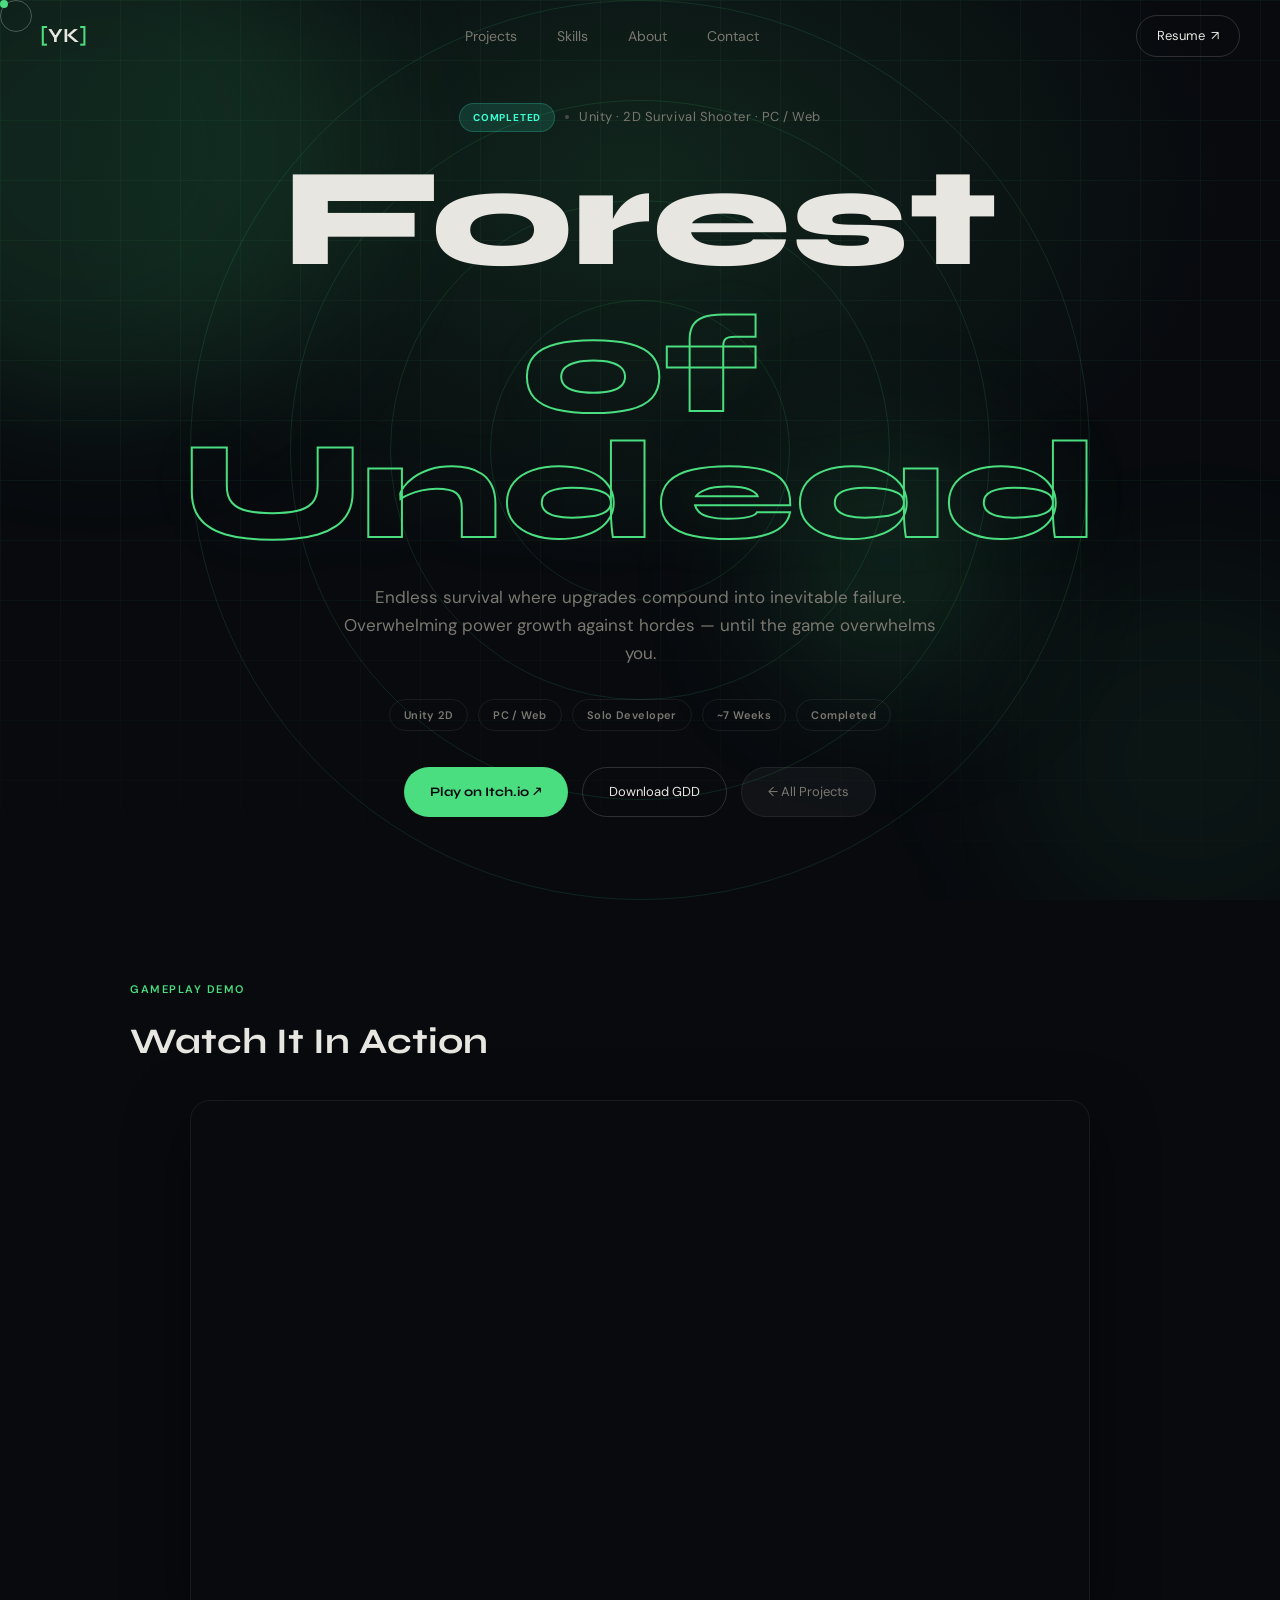
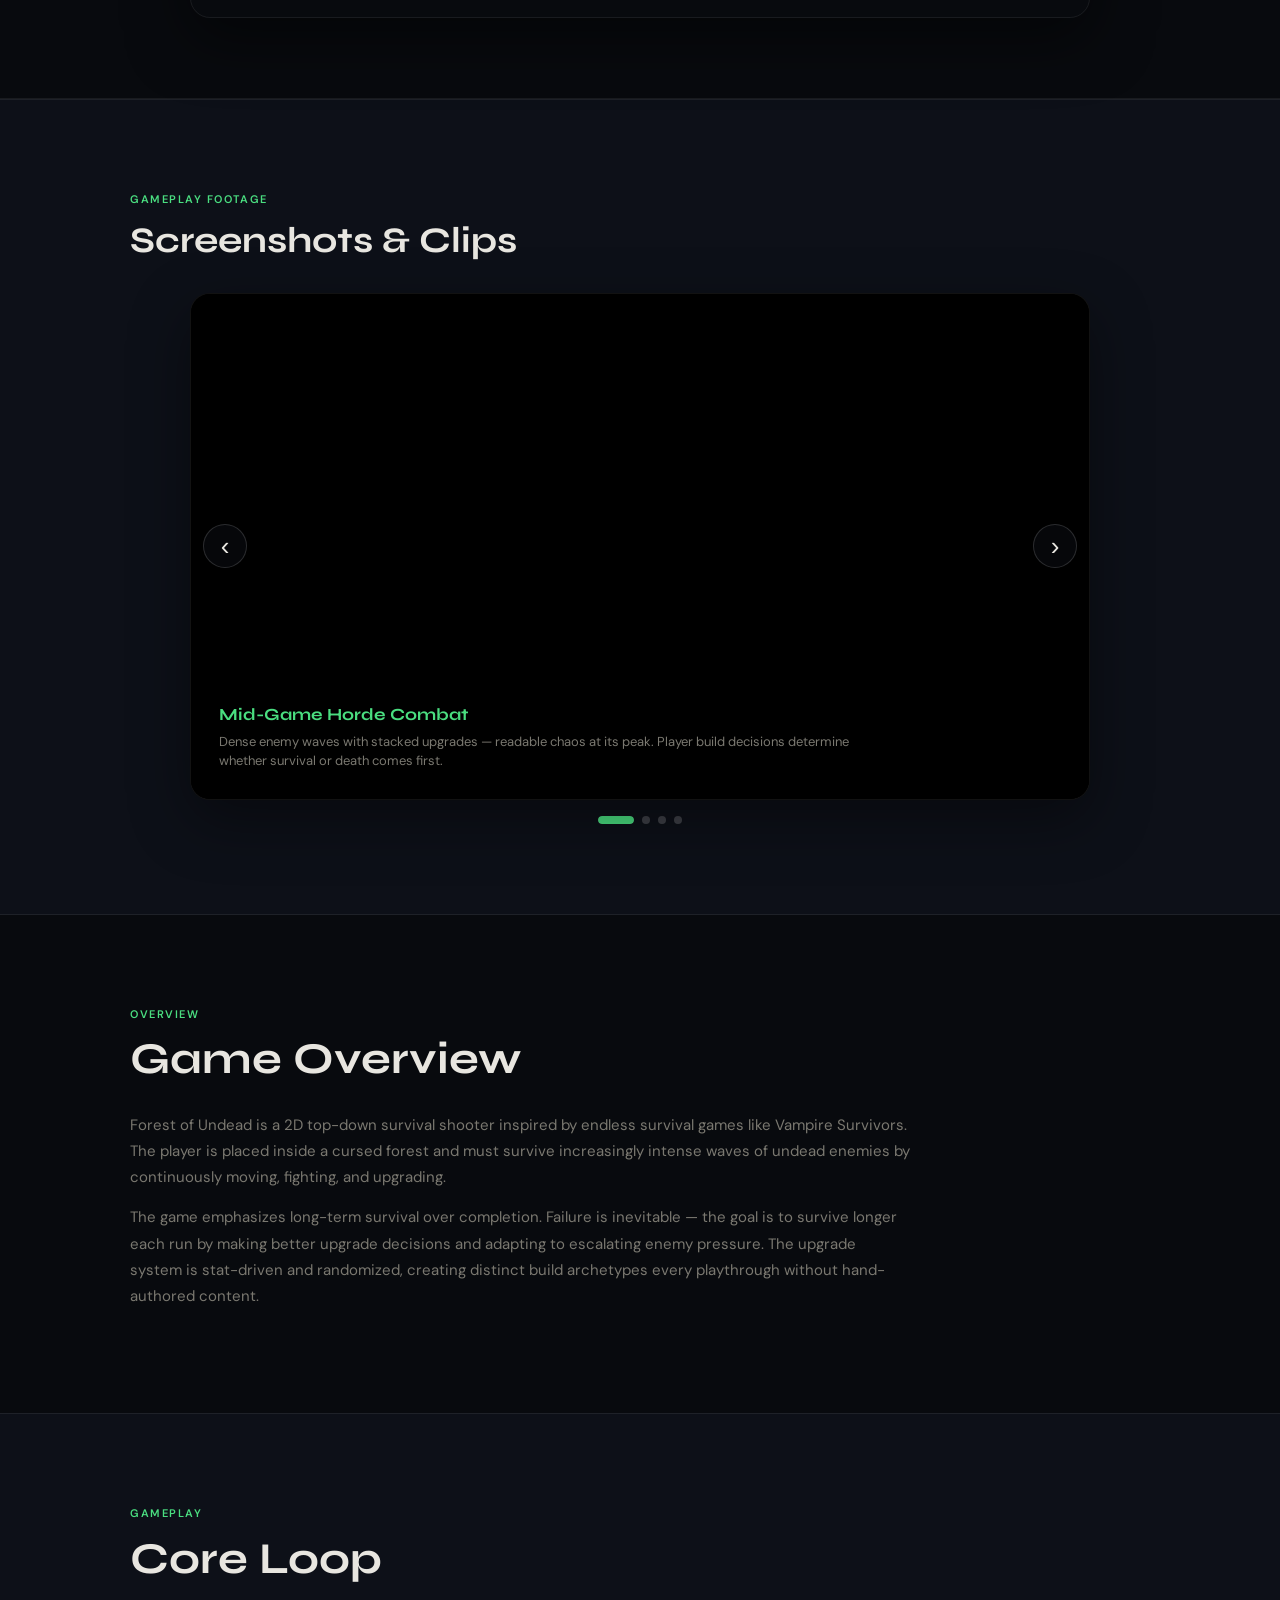
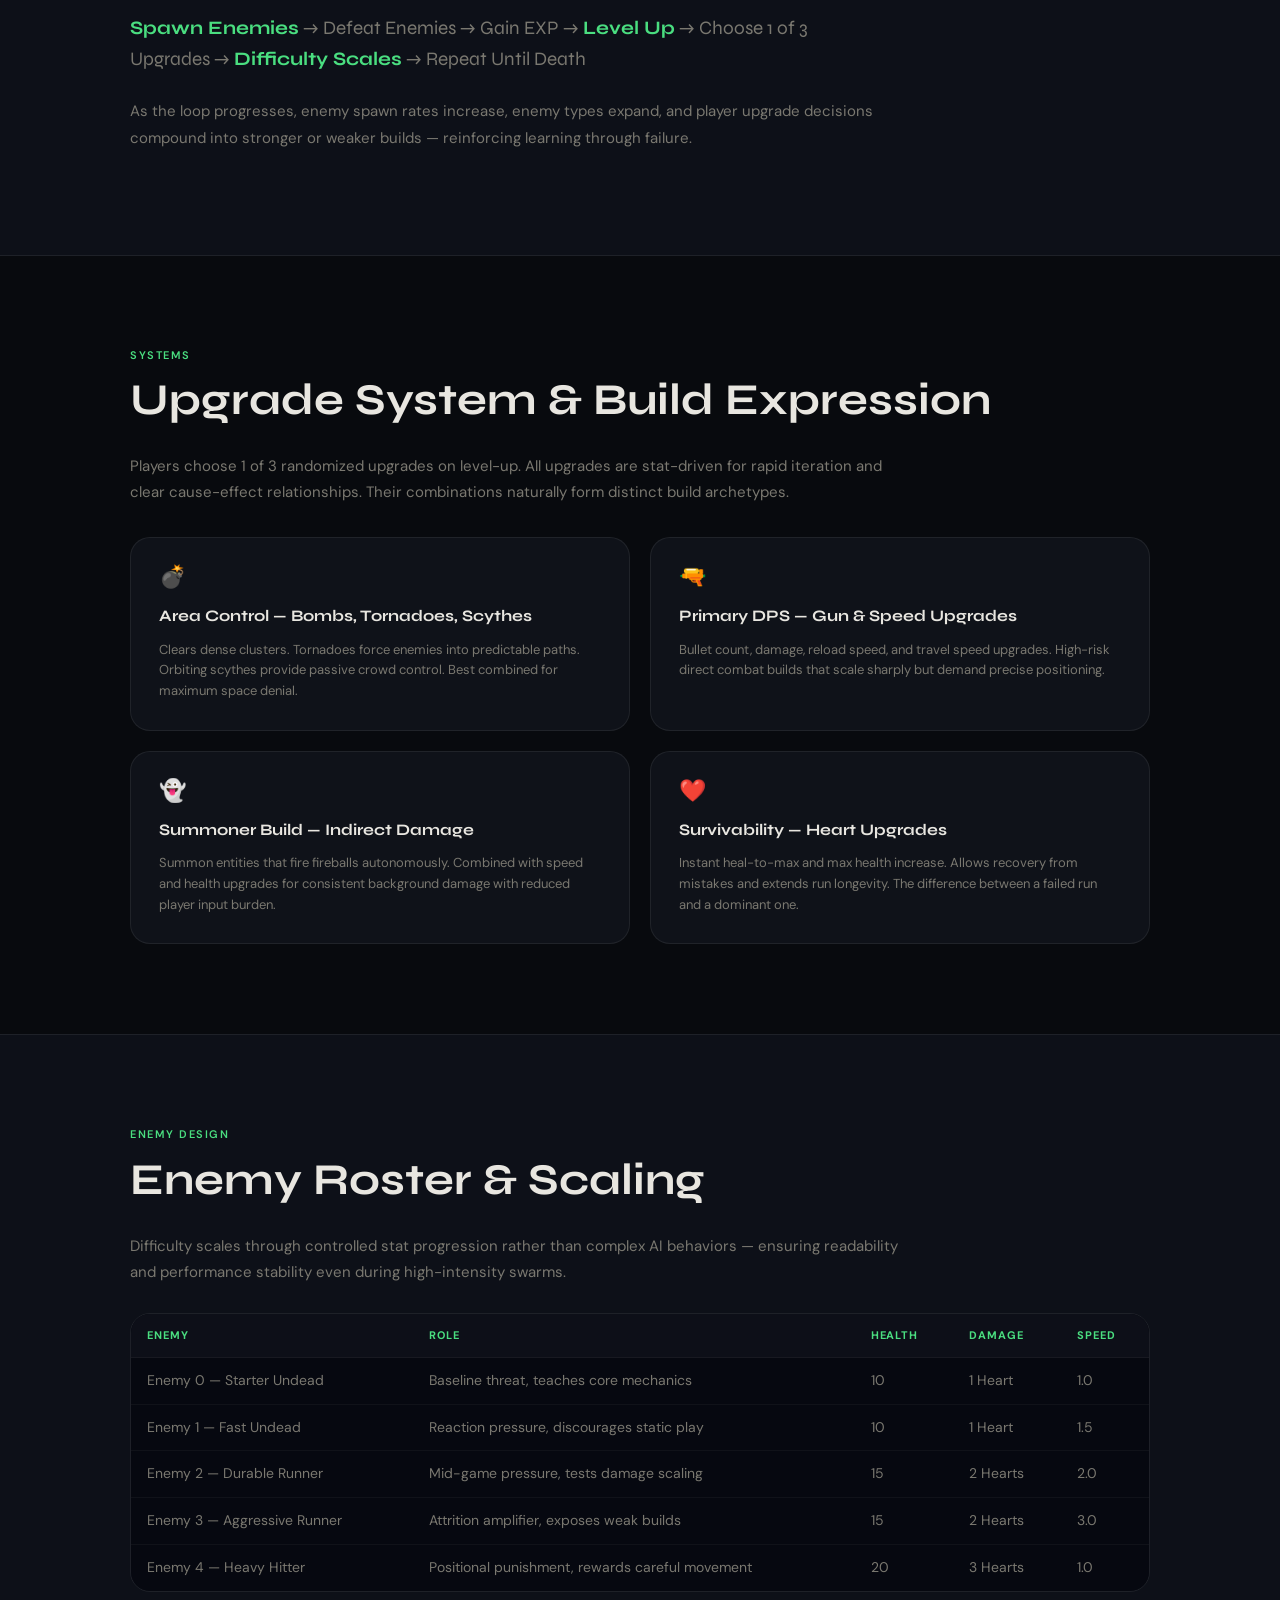
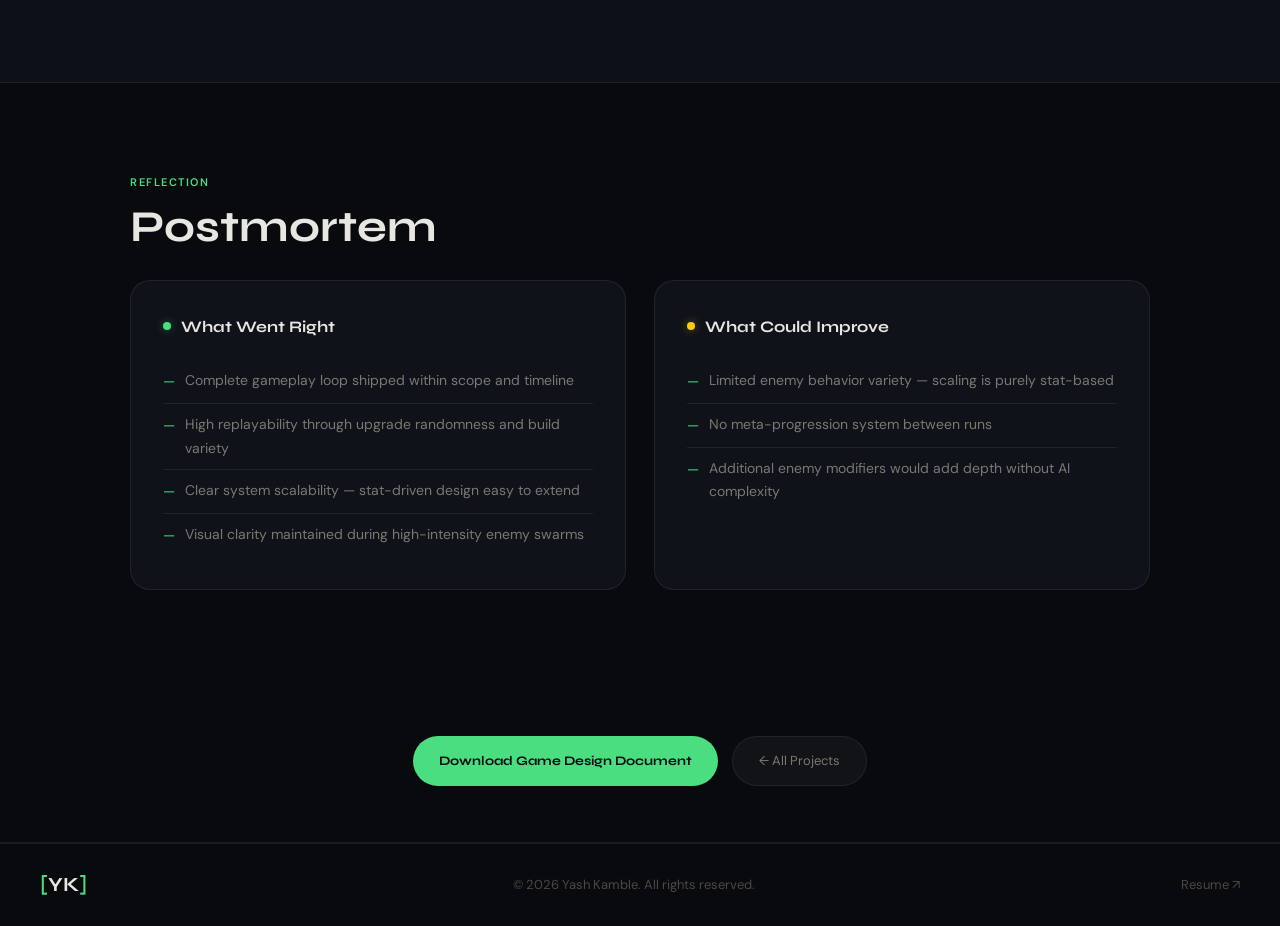
<file: projects/forest-of-undead.html>
<!DOCTYPE html>
<html lang="en">
<head>
  <meta charset="UTF-8">
  <meta name="viewport" content="width=device-width, initial-scale=1.0">
  <title>Forest of Undead | Yash Kamble</title>

  <!-- Task 5 — SEO -->
  <meta name="description" content="Forest of Undead — 2D top-down survival shooter built in Unity. Endless waves, randomized upgrades, and scalable enemy architecture.">
  <meta property="og:title" content="Forest of Undead | Yash Kamble">
  <meta property="og:description" content="Forest of Undead — 2D top-down survival shooter built in Unity. Endless waves, randomized upgrades, and scalable enemy architecture.">
  <meta property="og:image" content="https://yashk435.github.io/projects/Imgs/FOTU/Forest%20of%20Undead%20Show%20reel~4.mp4">
  <meta property="og:url" content="https://yashk435.github.io/projects/forest-of-undead.html">
  <meta property="og:type" content="website">
  <meta name="twitter:card" content="summary_large_image">
  <link rel="canonical" href="https://yashk435.github.io/projects/forest-of-undead.html">

  <link rel="stylesheet" href="CSS/project-base.css">
  <style>
    :root {
      --pa:       #4ade80;
      --pa2:      #86efac;
      --pa-glow:  rgba(74,222,128,0.13);
      --pa-glow2: rgba(74,222,128,0.05);
    }
  </style>

  <!-- Task 6 — Google Fonts optimized -->
  <link rel="preconnect" href="https://fonts.googleapis.com">
  <link rel="preconnect" href="https://fonts.gstatic.com" crossorigin>
  <link rel="stylesheet" href="https://fonts.googleapis.com/css2?family=Syne:wght@400;500;600;700;800&family=DM+Sans:ital,opsz,wght@0,9..40,300;0,9..40,400;0,9..40,500;1,9..40,300&display=swap">
</head>
<body>
<button class="scroll-top-btn" id="scrollTopBtn" aria-label="Scroll to top">↑</button>
<div class="cursor" id="cursor"></div>
<div class="cursor-follower" id="cf"></div>

<nav class="navbar" id="navbar">
  <div class="nav-inner">
    <a href="../index.html" class="logo"><span class="logo-bracket">[</span>YK<span class="logo-bracket">]</span></a>
    <ul class="nav-links">
      <li><a href="projects.html">Projects</a></li>
      <li><a href="../index.html#skills">Skills</a></li>
      <li><a href="../index.html#about">About</a></li>
      <li><a href="../index.html#contact">Contact</a></li>
    </ul>
    <a href="../Documents/Yash_2026_Resume.pdf" target="_blank" class="nav-resume">Resume <span>↗</span></a>
    <button class="hamburger" id="ham"><span></span><span></span><span></span></button>
  </div>
</nav>
<div class="mobile-menu" id="mob">
  <ul>
    <li><a href="projects.html">Projects</a></li>
    <li><a href="../index.html#skills">Skills</a></li>
    <li><a href="../index.html#about">About</a></li>
    <li><a href="../index.html#contact">Contact</a></li>
    <li><a href="../Documents/Yash_2026_Resume.pdf" target="_blank">Resume ↗</a></li>
  </ul>
</div>

<!-- ═══ HERO ═══ -->
<section class="proj-hero">
  <div class="hero-grid-bg"></div>
  <div class="hero-overlay"></div>
  <div class="orb orb-1"></div><div class="orb orb-2"></div><div class="orb orb-3"></div>
  <div class="hero-rings">
    <div class="ring ring-1"></div><div class="ring ring-2"></div>
    <div class="ring ring-3"></div><div class="ring ring-4"></div>
  </div>
  <div class="hero-content">
    <div class="hero-eyebrow reveal-up" style="--d:0ms">
      <span class="eyebrow-pill pill-finished">Completed</span>
      <span class="eyebrow-dot"></span>
      <span class="eyebrow-text">Unity · 2D Survival Shooter · PC / Web</span>
    </div>
    <h1 class="proj-title reveal-up" style="--d:120ms">
      <span class="title-solid">Forest</span>
      <span class="title-outline">of Undead</span>
    </h1>
    <p class="hero-sub reveal-up" style="--d:250ms">
      Endless survival where upgrades compound into inevitable failure.<br>
      Overwhelming power growth against hordes — until the game overwhelms you.
    </p>
    <div class="hero-tags reveal-up" style="--d:360ms">
      <span class="htag">Unity 2D</span><span class="htag">PC / Web</span>
      <span class="htag">Solo Developer</span><span class="htag">~7 Weeks</span><span class="htag">Completed</span>
    </div>
    <div class="hero-cta reveal-up" style="--d:460ms">
      <a href="https://old-monkey.itch.io/forest-of-undead" target="_blank" class="btn-primary">Play on Itch.io ↗</a>
      <a href="Gdd/GDD_ForestOfUndead.pdf" target="_blank" class="btn-secondary">Download GDD</a>
      <a href="projects.html" class="btn-ghost">← All Projects</a>
    </div>
  </div>
</section>

<!-- ═══ YOUTUBE ═══ -->
<section class="yt-section">
  <div class="container">
    <div class="section-eyebrow">Gameplay Demo</div>
    <h2>Watch It In Action</h2>
    <div class="video-wrap">
      <iframe src="https://www.youtube.com/embed/itYoGsxn9BU" title="Forest of Undead Gameplay Demo" allowfullscreen loading="lazy"></iframe>
    </div>
  </div>
</section>

<!-- ═══ CAROUSEL ═══ -->
<section class="carousel-section alt-bg">
  <div class="container">
    <div class="section-eyebrow">Gameplay Footage</div>
    <h2 class="section-h2">Screenshots &amp; Clips</h2>
    <div role="region" aria-label="Project footage carousel">
      <div class="carousel-wrap">
        <div class="carousel-track" id="track">
          <div class="carousel-slide">
            <video muted loop playsinline preload="metadata" src="Imgs/FOTU/Forest%20of%20Undead%20Show%20reel~4.mp4"></video>
            <div class="slide-caption">
              <h4>Mid-Game Horde Combat</h4>
              <p>Dense enemy waves with stacked upgrades — readable chaos at its peak. Player build decisions determine whether survival or death comes first.</p>
            </div>
          </div>
          <div class="carousel-slide">
            <video muted loop playsinline preload="metadata" src="Imgs/FOTU/Forest%20of%20Undead%20Show%20reel~3.mp4"></video>
            <div class="slide-caption">
              <h4>Card-Based Upgrade Choice</h4>
              <p>On level-up, choose one of three randomized upgrade cards. Each run shapes into a unique build — area control, summoner, or glass cannon.</p>
            </div>
          </div>
          <div class="carousel-slide">
            <video muted loop playsinline preload="metadata" src="Imgs/FOTU/Forest%20of%20Undead%20Show%20reel~2.mp4"></video>
            <div class="slide-caption">
              <h4>Pet Summon &amp; Companion</h4>
              <p>A fireball-shooting summon follows the player and scales through its own three-tier upgrade path, adding consistent background damage.</p>
            </div>
          </div>
          <div class="carousel-slide">
            <video muted loop playsinline preload="metadata" src="Imgs/FOTU/Forest%20of%20Undead%20Show%20reel~5.mp4"></video>
            <div class="slide-caption">
              <h4>Player Death &amp; Run End</h4>
              <p>Health depletion ends the run. Clear death animation reinforces the endless loop — survive, upgrade, fail, retry, do better.</p>
            </div>
          </div>
        </div>
        <button class="carousel-btn prev" id="prev" aria-label="Previous slide">‹</button>
        <button class="carousel-btn next" id="next" aria-label="Next slide">›</button>
      </div>
      <div class="carousel-dots" id="dots"></div>
    </div>
  </div>
</section>

<!-- ═══ OVERVIEW ═══ -->
<section class="project-section">
  <div class="container">
    <div class="section-eyebrow">Overview</div>
    <h2 class="section-h2">Game Overview</h2>
    <p>Forest of Undead is a 2D top-down survival shooter inspired by endless survival games like Vampire Survivors. The player is placed inside a cursed forest and must survive increasingly intense waves of undead enemies by continuously moving, fighting, and upgrading.</p>
    <p>The game emphasizes long-term survival over completion. Failure is inevitable — the goal is to survive longer each run by making better upgrade decisions and adapting to escalating enemy pressure. The upgrade system is stat-driven and randomized, creating distinct build archetypes every playthrough without hand-authored content.</p>
  </div>
</section>

<!-- ═══ CORE LOOP ═══ -->
<section class="project-section alt-bg">
  <div class="container">
    <div class="section-eyebrow">Gameplay</div>
    <h2 class="section-h2">Core Loop</h2>
    <div class="loop-flow">
      <span class="loop-step">Spawn Enemies</span> → Defeat Enemies → Gain EXP →
      <span class="loop-step">Level Up</span> → Choose 1 of 3 Upgrades →
      <span class="loop-step">Difficulty Scales</span> → Repeat Until Death
    </div>
    <p style="margin-top:24px">As the loop progresses, enemy spawn rates increase, enemy types expand, and player upgrade decisions compound into stronger or weaker builds — reinforcing learning through failure.</p>
  </div>
</section>

<!-- ═══ UPGRADE SYSTEM ═══ -->
<section class="project-section">
  <div class="container">
    <div class="section-eyebrow">Systems</div>
    <h2 class="section-h2">Upgrade System &amp; Build Expression</h2>
    <p>Players choose 1 of 3 randomized upgrades on level-up. All upgrades are stat-driven for rapid iteration and clear cause-effect relationships. Their combinations naturally form distinct build archetypes.</p>
    <div class="systems-grid" style="margin-top:32px">
      <div class="sys-card" style="--i:0">
        <div class="sys-card-icon">💣</div>
        <h4>Area Control — Bombs, Tornadoes, Scythes</h4>
        <p>Clears dense clusters. Tornadoes force enemies into predictable paths. Orbiting scythes provide passive crowd control. Best combined for maximum space denial.</p>
      </div>
      <div class="sys-card" style="--i:1">
        <div class="sys-card-icon">🔫</div>
        <h4>Primary DPS — Gun &amp; Speed Upgrades</h4>
        <p>Bullet count, damage, reload speed, and travel speed upgrades. High-risk direct combat builds that scale sharply but demand precise positioning.</p>
      </div>
      <div class="sys-card" style="--i:2">
        <div class="sys-card-icon">👻</div>
        <h4>Summoner Build — Indirect Damage</h4>
        <p>Summon entities that fire fireballs autonomously. Combined with speed and health upgrades for consistent background damage with reduced player input burden.</p>
      </div>
      <div class="sys-card" style="--i:3">
        <div class="sys-card-icon">❤️</div>
        <h4>Survivability — Heart Upgrades</h4>
        <p>Instant heal-to-max and max health increase. Allows recovery from mistakes and extends run longevity. The difference between a failed run and a dominant one.</p>
      </div>
    </div>
  </div>
</section>

<!-- ═══ ENEMY DESIGN ═══ -->
<section class="project-section alt-bg">
  <div class="container">
    <div class="section-eyebrow">Enemy Design</div>
    <h2 class="section-h2">Enemy Roster &amp; Scaling</h2>
    <p>Difficulty scales through controlled stat progression rather than complex AI behaviors — ensuring readability and performance stability even during high-intensity swarms.</p>
    <div class="enemy-table-wrap" style="margin-top:28px">
      <table class="enemy-table">
        <thead><tr><th>Enemy</th><th>Role</th><th>Health</th><th>Damage</th><th>Speed</th></tr></thead>
        <tbody>
          <tr><td>Enemy 0 — Starter Undead</td><td>Baseline threat, teaches core mechanics</td><td>10</td><td>1 Heart</td><td>1.0</td></tr>
          <tr><td>Enemy 1 — Fast Undead</td><td>Reaction pressure, discourages static play</td><td>10</td><td>1 Heart</td><td>1.5</td></tr>
          <tr><td>Enemy 2 — Durable Runner</td><td>Mid-game pressure, tests damage scaling</td><td>15</td><td>2 Hearts</td><td>2.0</td></tr>
          <tr><td>Enemy 3 — Aggressive Runner</td><td>Attrition amplifier, exposes weak builds</td><td>15</td><td>2 Hearts</td><td>3.0</td></tr>
          <tr><td>Enemy 4 — Heavy Hitter</td><td>Positional punishment, rewards careful movement</td><td>20</td><td>3 Hearts</td><td>1.0</td></tr>
        </tbody>
      </table>
    </div>
  </div>
</section>

<!-- ═══ POSTMORTEM ═══ -->
<section class="project-section">
  <div class="container">
    <div class="section-eyebrow">Reflection</div>
    <h2 class="section-h2">Postmortem</h2>
    <div class="pm-grid">
      <div class="pm-col">
        <div class="pm-head"><span class="pm-dot green"></span><h3>What Went Right</h3></div>
        <ul class="pm-list">
          <li>Complete gameplay loop shipped within scope and timeline</li>
          <li>High replayability through upgrade randomness and build variety</li>
          <li>Clear system scalability — stat-driven design easy to extend</li>
          <li>Visual clarity maintained during high-intensity enemy swarms</li>
        </ul>
      </div>
      <div class="pm-col">
        <div class="pm-head"><span class="pm-dot yellow"></span><h3>What Could Improve</h3></div>
        <ul class="pm-list">
          <li>Limited enemy behavior variety — scaling is purely stat-based</li>
          <li>No meta-progression system between runs</li>
          <li>Additional enemy modifiers would add depth without AI complexity</li>
        </ul>
      </div>
    </div>
  </div>
</section>

<div class="project-actions">
  <a href="Gdd/GDD_ForestOfUndead.pdf" target="_blank" class="btn-primary">Download Game Design Document</a>
  <a href="projects.html" class="btn-ghost">← All Projects</a>
</div>

<footer class="footer">
  <div class="footer-inner">
    <a href="../index.html" class="logo"><span class="logo-bracket">[</span>YK<span class="logo-bracket">]</span></a>
    <span>© 2026 Yash Kamble. All rights reserved.</span>
    <a href="../Documents/Yash_2026_Resume.pdf" target="_blank" class="footer-resume">Resume ↗</a>
  </div>
</footer>

<script src="js/page.js"></script>
<script>
document.querySelectorAll('.sys-card,.pm-col').forEach(el => {
  const cur = document.getElementById('cursor'), cf = document.getElementById('cf');
  el.addEventListener('mouseenter', () => { cur.classList.add('ch'); cf.classList.add('ch'); });
  el.addEventListener('mouseleave', () => { cur.classList.remove('ch'); cf.classList.remove('ch'); });
});
const obs = new IntersectionObserver(entries => entries.forEach(e => {
  if (e.isIntersecting) { e.target.classList.add('in-view'); obs.unobserve(e.target); }
}), { threshold: .12 });
document.querySelectorAll('.sys-card,.pm-grid').forEach(el => obs.observe(el));
</script>
</body>
</html>
</file>
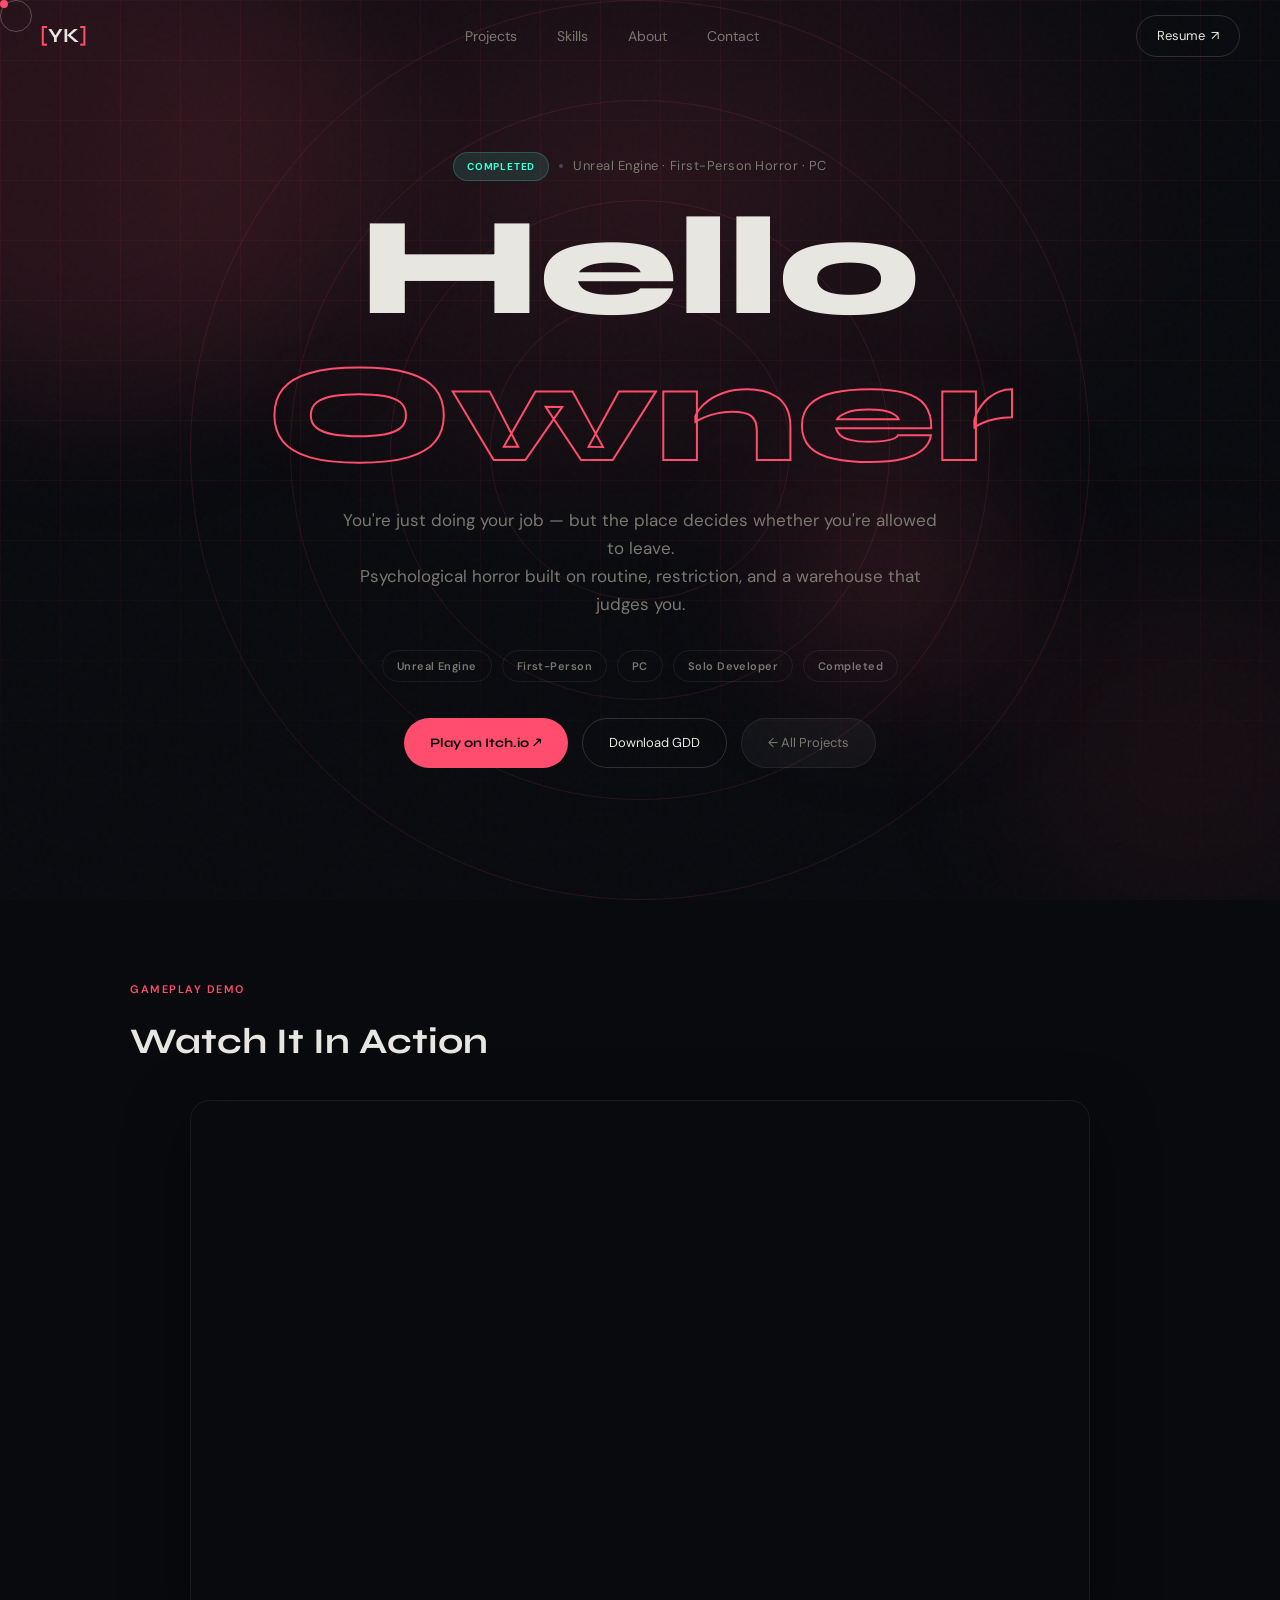
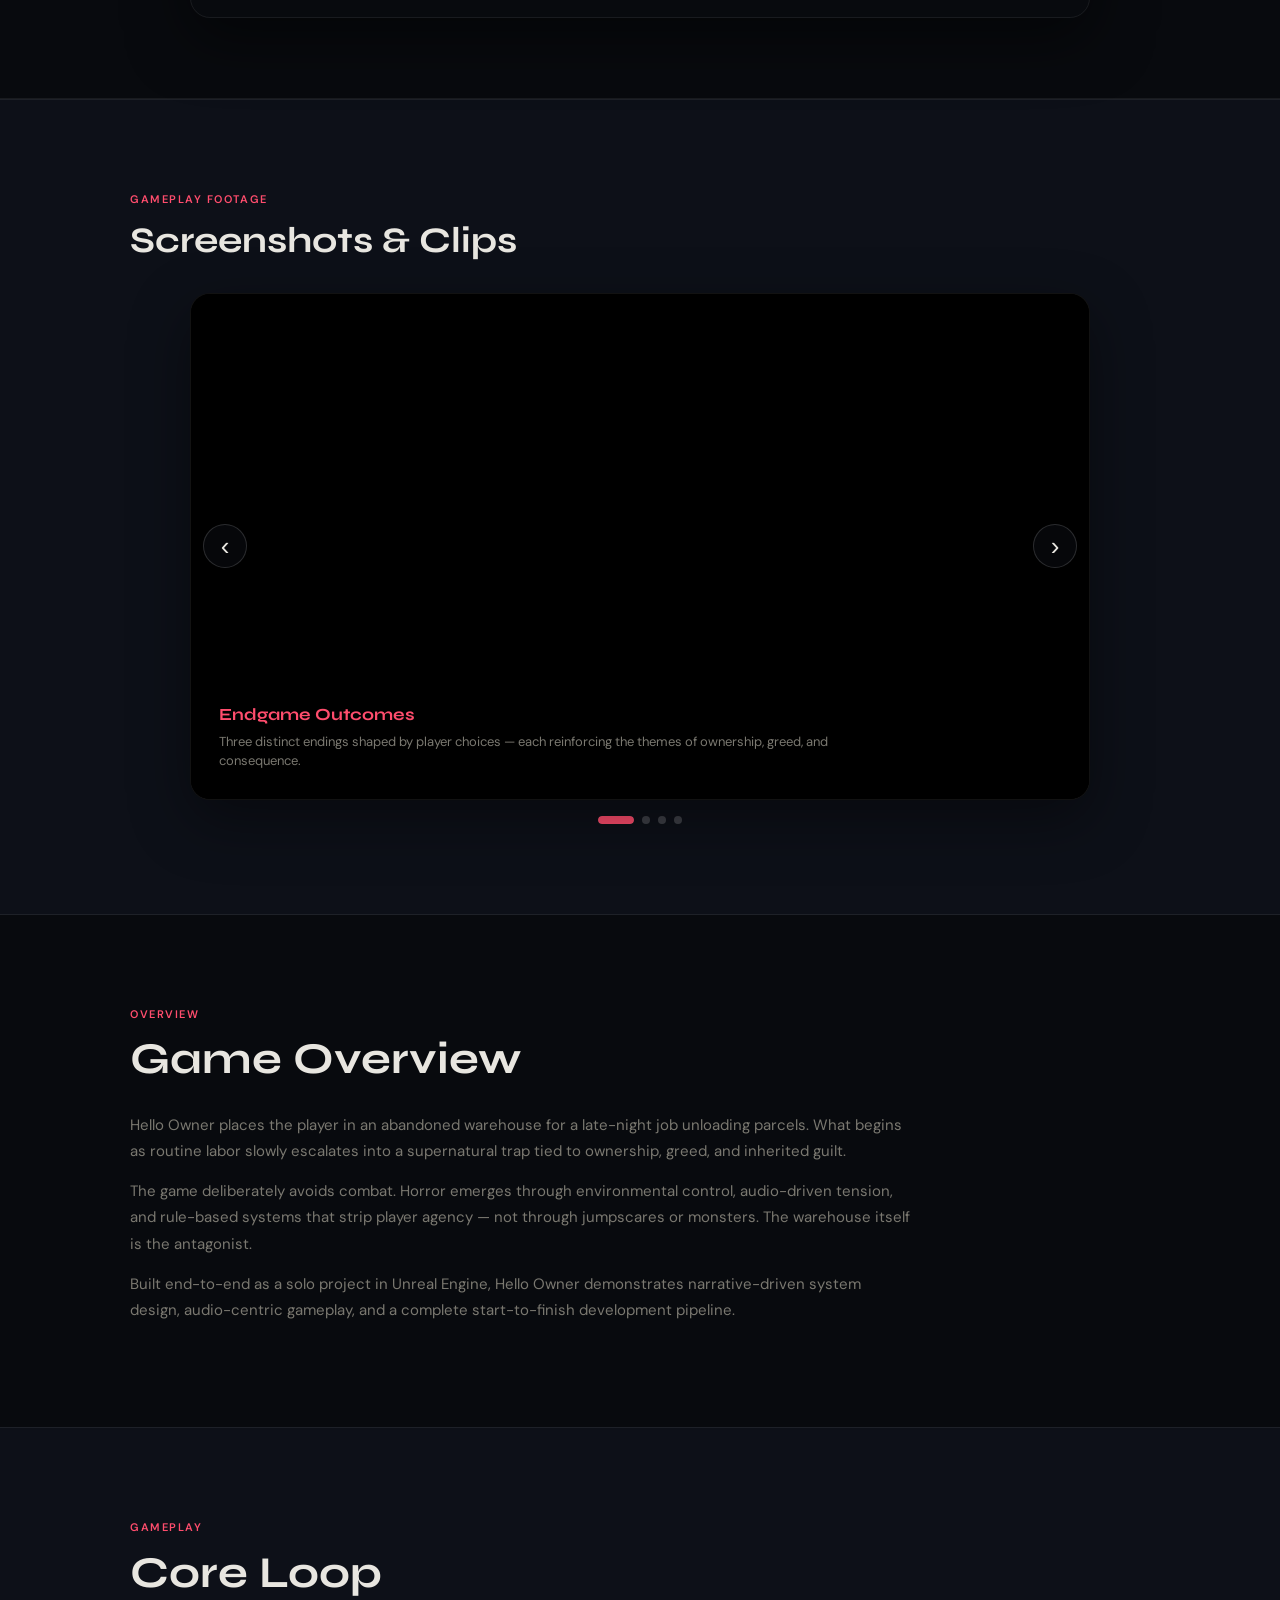
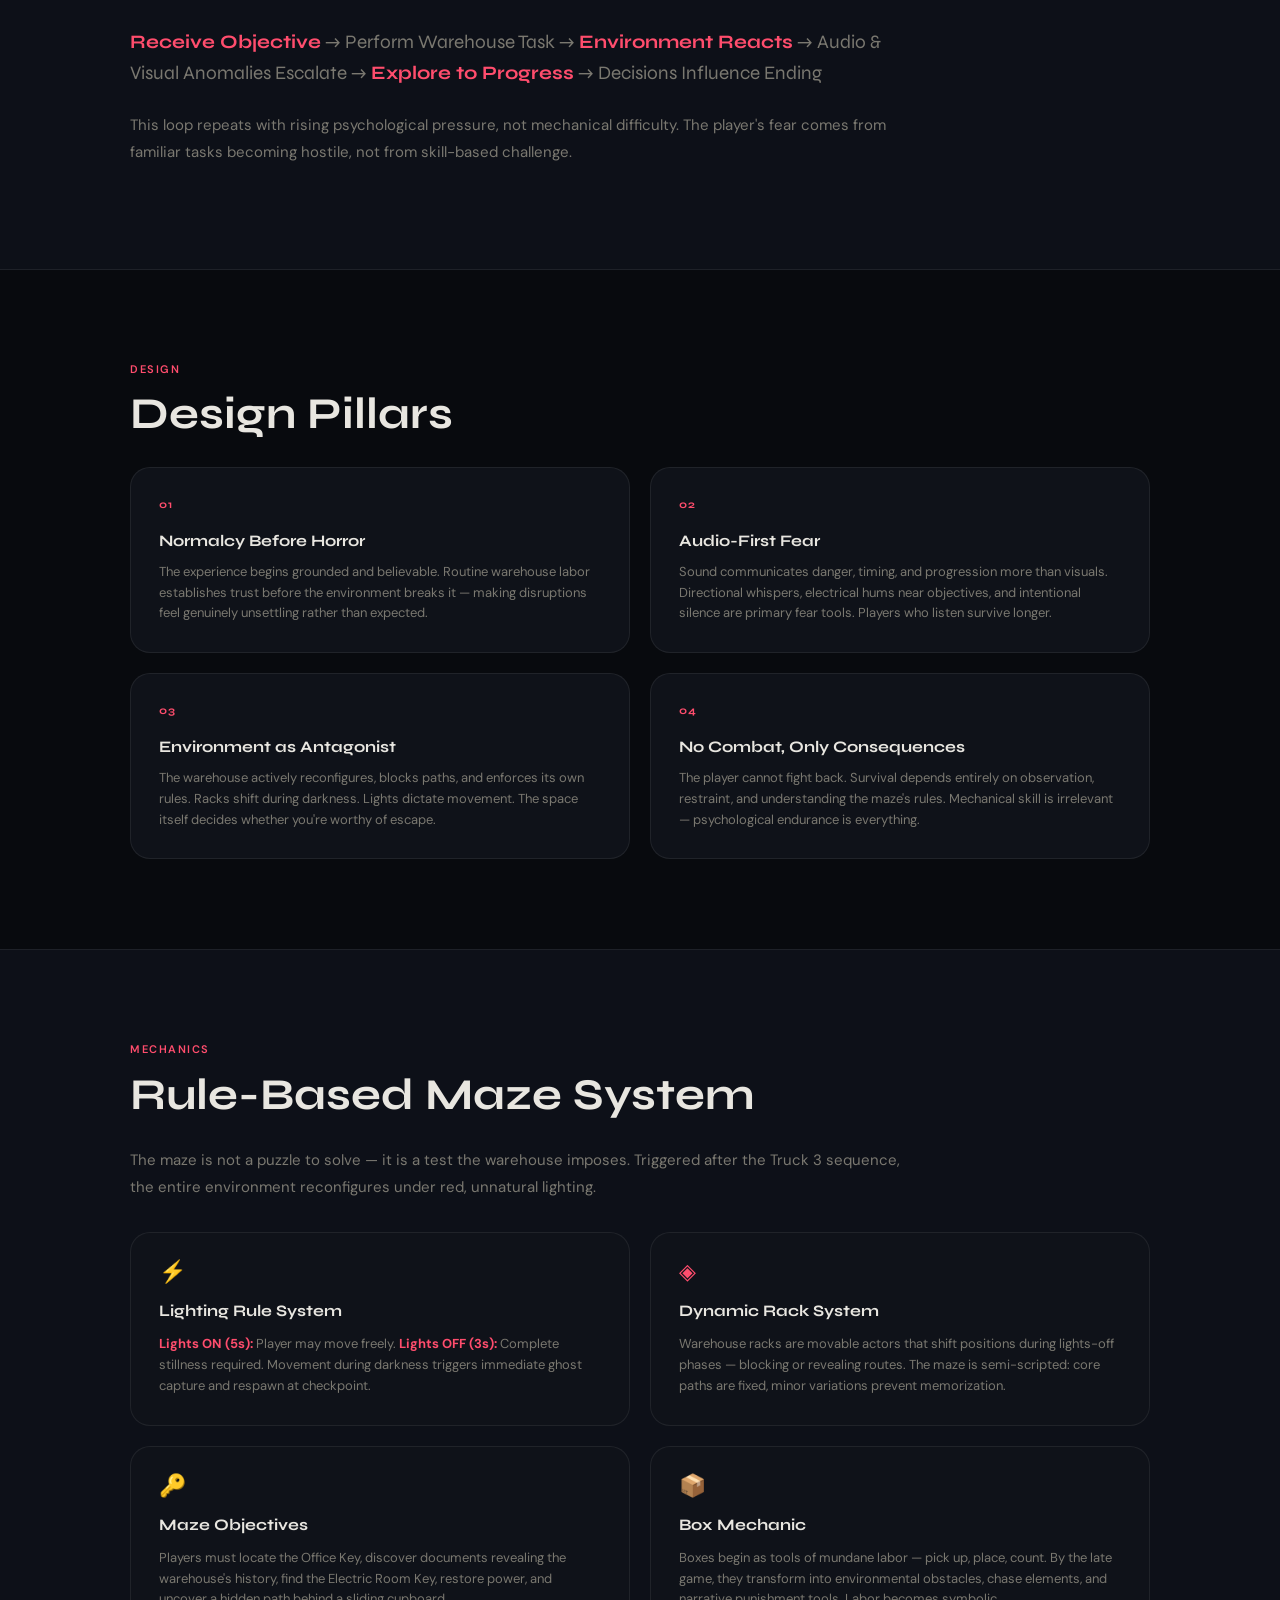
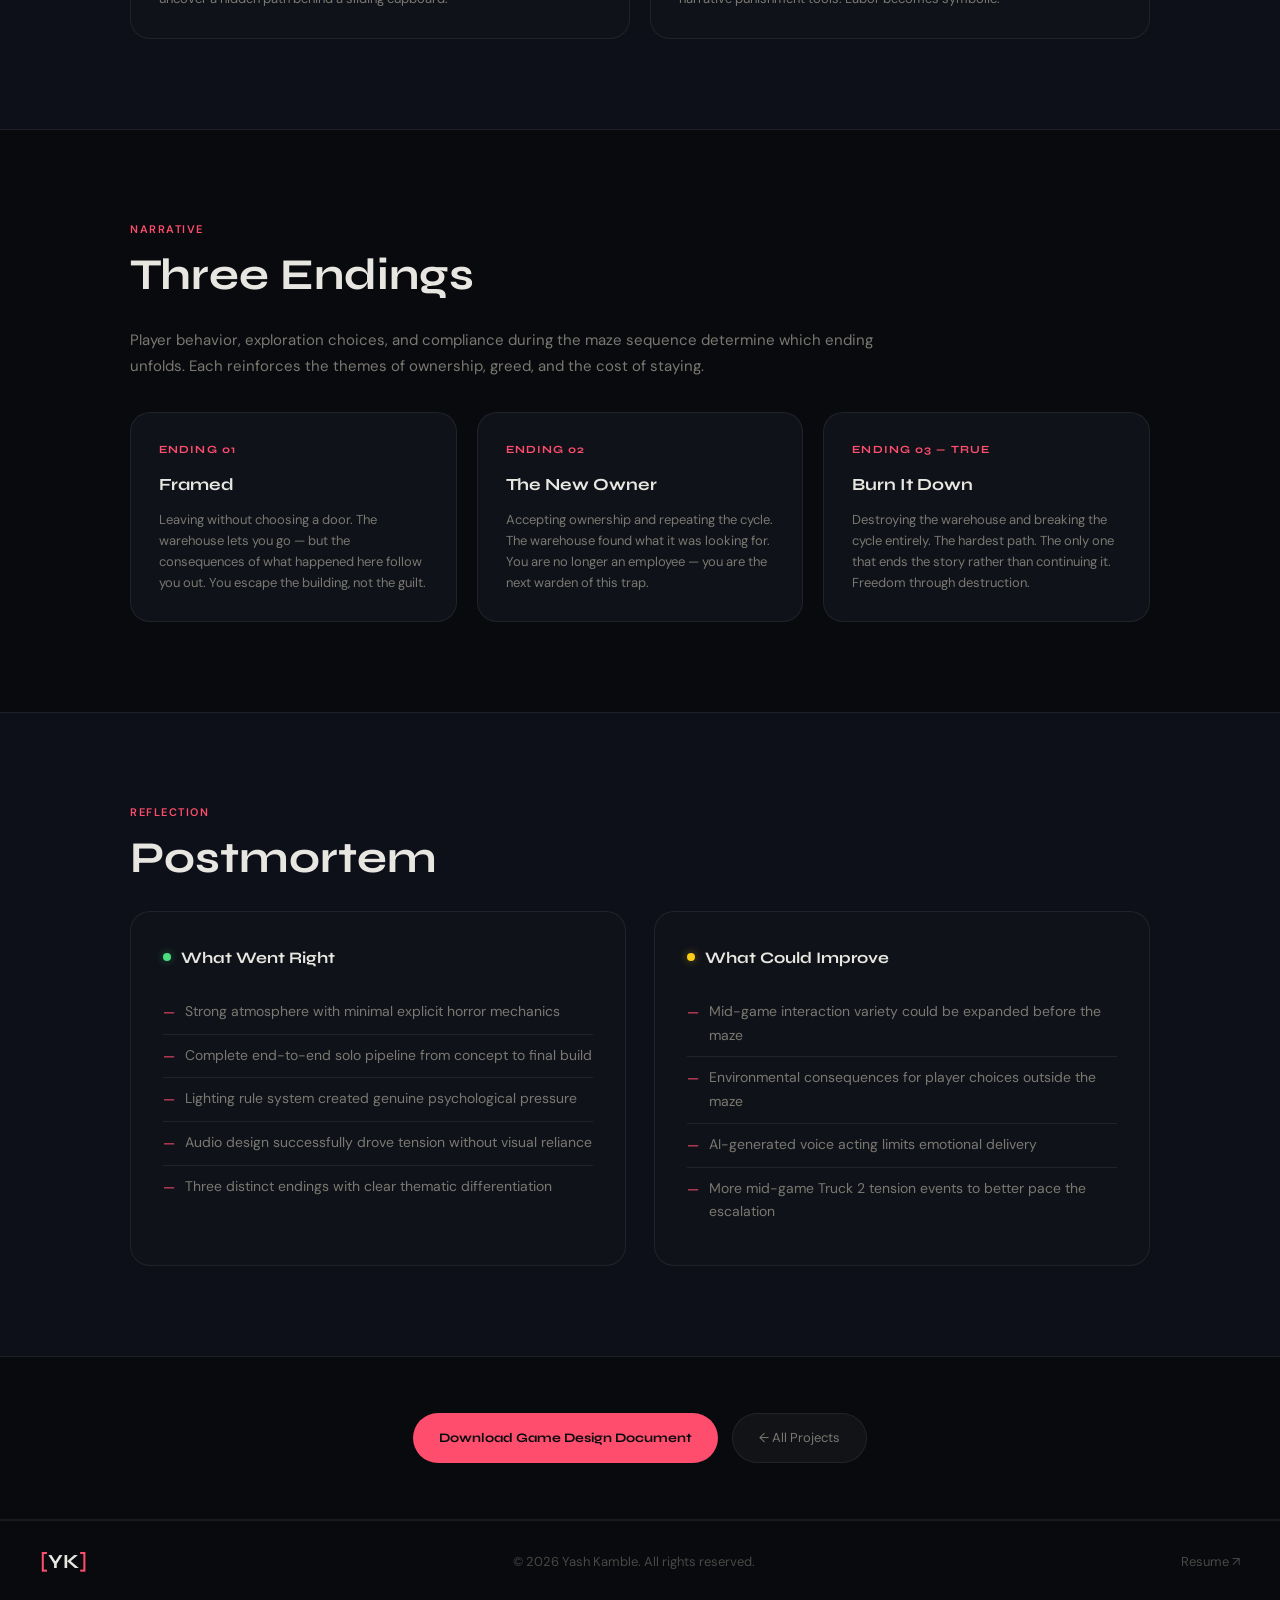
<file: projects/hello-owner.html>
<!DOCTYPE html>
<html lang="en">
<head>
  <meta charset="UTF-8">
  <meta name="viewport" content="width=device-width, initial-scale=1.0">
  <title>Hello Owner | Yash Kamble</title>

  <!-- Task 5 — SEO -->
  <meta name="description" content="Hello Owner — First-person psychological horror game by Yash Kamble. Built in Unreal Engine with audio-first design and a rule-based maze system.">
  <meta property="og:title" content="Hello Owner | Yash Kamble">
  <meta property="og:description" content="Hello Owner — First-person psychological horror game by Yash Kamble. Built in Unreal Engine with audio-first design and a rule-based maze system.">
  <meta property="og:image" content="https://yashk435.github.io/projects/Imgs/HelloOwner/Wh_ending.mp4">
  <meta property="og:url" content="https://yashk435.github.io/projects/hello-owner.html">
  <meta property="og:type" content="website">
  <meta name="twitter:card" content="summary_large_image">
  <link rel="canonical" href="https://yashk435.github.io/projects/hello-owner.html">

  <link rel="stylesheet" href="./CSS/project-base.css">
  <style>
    :root {
      --pa:       #ff4d6d;
      --pa2:      #ff8fa3;
      --pa-glow:  rgba(255,77,109,0.13);
      --pa-glow2: rgba(255,77,109,0.05);
    }
    .proj-hero::after {
      content:''; position:absolute; inset:0; z-index:1; pointer-events:none;
      background-image:url("data:image/svg+xml,%3Csvg viewBox='0 0 200 200' xmlns='http://www.w3.org/2000/svg'%3E%3Cfilter id='n'%3E%3CfeTurbulence type='fractalNoise' baseFrequency='0.9' numOctaves='4' stitchTiles='stitch'/%3E%3C/filter%3E%3Crect width='100%25' height='100%25' filter='url(%23n)' opacity='0.04'/%3E%3C/svg%3E");
      opacity:.5;
    }
  </style>

  <!-- Task 6 — Google Fonts optimized -->
  <link rel="preconnect" href="https://fonts.googleapis.com">
  <link rel="preconnect" href="https://fonts.gstatic.com" crossorigin>
  <link rel="stylesheet" href="https://fonts.googleapis.com/css2?family=Syne:wght@400;500;600;700;800&family=DM+Sans:ital,opsz,wght@0,9..40,300;0,9..40,400;0,9..40,500;1,9..40,300&display=swap">
</head>
<body>
<button class="scroll-top-btn" id="scrollTopBtn" aria-label="Scroll to top">↑</button>
<div class="cursor" id="cursor"></div>
<div class="cursor-follower" id="cf"></div>

<nav class="navbar" id="navbar">
  <div class="nav-inner">
    <a href="../index.html" class="logo"><span class="logo-bracket">[</span>YK<span class="logo-bracket">]</span></a>
    <ul class="nav-links">
      <li><a href="projects.html">Projects</a></li>
      <li><a href="../index.html#skills">Skills</a></li>
      <li><a href="../index.html#about">About</a></li>
      <li><a href="../index.html#contact">Contact</a></li>
    </ul>
    <a href="../Documents/Yash_2026_Resume.pdf" target="_blank" class="nav-resume">Resume <span>↗</span></a>
    <button class="hamburger" id="ham"><span></span><span></span><span></span></button>
  </div>
</nav>
<div class="mobile-menu" id="mob">
  <ul>
    <li><a href="projects.html">Projects</a></li>
    <li><a href="../index.html#skills">Skills</a></li>
    <li><a href="../index.html#about">About</a></li>
    <li><a href="../index.html#contact">Contact</a></li>
    <li><a href="../Documents/Yash_2026_Resume.pdf" target="_blank">Resume ↗</a></li>
  </ul>
</div>

<!-- ═══ HERO ═══ -->
<section class="proj-hero">
  <div class="hero-grid-bg"></div>
  <div class="hero-overlay"></div>
  <div class="orb orb-1"></div>
  <div class="orb orb-2"></div>
  <div class="orb orb-3"></div>
  <div class="hero-rings">
    <div class="ring ring-1"></div><div class="ring ring-2"></div>
    <div class="ring ring-3"></div><div class="ring ring-4"></div>
  </div>
  <div class="hero-content">
    <div class="hero-eyebrow reveal-up" style="--d:0ms">
      <span class="eyebrow-pill pill-finished">Completed</span>
      <span class="eyebrow-dot"></span>
      <span class="eyebrow-text">Unreal Engine · First-Person Horror · PC</span>
    </div>
    <h1 class="proj-title reveal-up" style="--d:120ms">
      <span class="title-solid">Hello</span>
      <span class="title-outline">Owner</span>
    </h1>
    <p class="hero-sub reveal-up" style="--d:250ms">
      You're just doing your job — but the place decides whether you're allowed to leave.<br>
      Psychological horror built on routine, restriction, and a warehouse that judges you.
    </p>
    <div class="hero-tags reveal-up" style="--d:360ms">
      <span class="htag">Unreal Engine</span>
      <span class="htag">First-Person</span>
      <span class="htag">PC</span>
      <span class="htag">Solo Developer</span>
      <span class="htag">Completed</span>
    </div>
    <div class="hero-cta reveal-up" style="--d:460ms">
      <a href="https://old-monkey.itch.io/hello-owner" target="_blank" class="btn-primary">Play on Itch.io ↗</a>
      <a href="Gdd/GDD_HelloOwner.pdf" target="_blank" class="btn-secondary">Download GDD</a>
      <a href="projects.html" class="btn-ghost">← All Projects</a>
    </div>
  </div>
</section>

<!-- ═══ YOUTUBE ═══ -->
<section class="yt-section">
  <div class="container">
    <div class="section-eyebrow">Gameplay Demo</div>
    <h2>Watch It In Action</h2>
    <div class="video-wrap">
      <iframe src="https://www.youtube.com/embed/N47C5eqxvMM" title="Hello Owner Gameplay Demo" allowfullscreen loading="lazy"></iframe>
    </div>
  </div>
</section>

<!-- ═══ CAROUSEL ═══ -->
<section class="carousel-section alt-bg">
  <div class="container">
    <div class="section-eyebrow">Gameplay Footage</div>
    <h2 class="section-h2">Screenshots &amp; Clips</h2>
    <!-- Task 8 — ARIA region -->
    <div role="region" aria-label="Project footage carousel">
      <div class="carousel-wrap">
        <div class="carousel-track" id="track">
          <div class="carousel-slide">
            <video muted loop playsinline preload="metadata" src="Imgs/HelloOwner/Wh_ending.mp4"></video>
            <div class="slide-caption">
              <h4>Endgame Outcomes</h4>
              <p>Three distinct endings shaped by player choices — each reinforcing the themes of ownership, greed, and consequence.</p>
            </div>
          </div>
          <div class="carousel-slide">
            <video muted loop playsinline preload="metadata" src="Imgs/HelloOwner/WH_Forest.mp4"></video>
            <div class="slide-caption">
              <h4>Arrival at the Forest</h4>
              <p>The quiet opening sequence — establishing isolation and unease before anything hostile begins.</p>
            </div>
          </div>
          <div class="carousel-slide">
            <video muted loop playsinline preload="metadata" src="Imgs/HelloOwner/WH_maze.mp4"></video>
            <div class="slide-caption">
              <h4>Maze &amp; Rule-Based Pressure</h4>
              <p>The warehouse reconfigures. Lights dictate movement. Standing still during darkness is survival.</p>
            </div>
          </div>
          <div class="carousel-slide">
            <video muted loop playsinline preload="metadata" src="Imgs/HelloOwner/WH_bossBox.mp4"></video>
            <div class="slide-caption">
              <h4>Narrative Cutscene</h4>
              <p>Story-driven in-game moments reveal the warehouse's past without breaking immersion.</p>
            </div>
          </div>
        </div>
        <!-- Task 8 — aria-labels on carousel buttons -->
        <button class="carousel-btn prev" id="prev" aria-label="Previous slide">‹</button>
        <button class="carousel-btn next" id="next" aria-label="Next slide">›</button>
      </div>
      <div class="carousel-dots" id="dots"></div>
    </div>
  </div>
</section>

<!-- ═══ OVERVIEW ═══ -->
<section class="project-section">
  <div class="container">
    <div class="section-eyebrow">Overview</div>
    <h2 class="section-h2">Game Overview</h2>
    <p>Hello Owner places the player in an abandoned warehouse for a late-night job unloading parcels. What begins as routine labor slowly escalates into a supernatural trap tied to ownership, greed, and inherited guilt.</p>
    <p>The game deliberately avoids combat. Horror emerges through environmental control, audio-driven tension, and rule-based systems that strip player agency — not through jumpscares or monsters. The warehouse itself is the antagonist.</p>
    <p>Built end-to-end as a solo project in Unreal Engine, Hello Owner demonstrates narrative-driven system design, audio-centric gameplay, and a complete start-to-finish development pipeline.</p>
  </div>
</section>

<!-- ═══ CORE LOOP ═══ -->
<section class="project-section alt-bg">
  <div class="container">
    <div class="section-eyebrow">Gameplay</div>
    <h2 class="section-h2">Core Loop</h2>
    <div class="loop-flow">
      <span class="loop-step">Receive Objective</span> → Perform Warehouse Task →
      <span class="loop-step">Environment Reacts</span> → Audio &amp; Visual Anomalies Escalate →
      <span class="loop-step">Explore to Progress</span> → Decisions Influence Ending
    </div>
    <p style="margin-top:24px">This loop repeats with rising psychological pressure, not mechanical difficulty. The player's fear comes from familiar tasks becoming hostile, not from skill-based challenge.</p>
  </div>
</section>

<!-- ═══ DESIGN PILLARS ═══ -->
<section class="project-section">
  <div class="container">
    <div class="section-eyebrow">Design</div>
    <h2 class="section-h2">Design Pillars</h2>
    <div class="pillars-grid">
      <div class="pillar-card" style="--i:0">
        <div class="pillar-num">01</div>
        <h4>Normalcy Before Horror</h4>
        <p>The experience begins grounded and believable. Routine warehouse labor establishes trust before the environment breaks it — making disruptions feel genuinely unsettling rather than expected.</p>
      </div>
      <div class="pillar-card" style="--i:1">
        <div class="pillar-num">02</div>
        <h4>Audio-First Fear</h4>
        <p>Sound communicates danger, timing, and progression more than visuals. Directional whispers, electrical hums near objectives, and intentional silence are primary fear tools. Players who listen survive longer.</p>
      </div>
      <div class="pillar-card" style="--i:2">
        <div class="pillar-num">03</div>
        <h4>Environment as Antagonist</h4>
        <p>The warehouse actively reconfigures, blocks paths, and enforces its own rules. Racks shift during darkness. Lights dictate movement. The space itself decides whether you're worthy of escape.</p>
      </div>
      <div class="pillar-card" style="--i:3">
        <div class="pillar-num">04</div>
        <h4>No Combat, Only Consequences</h4>
        <p>The player cannot fight back. Survival depends entirely on observation, restraint, and understanding the maze's rules. Mechanical skill is irrelevant — psychological endurance is everything.</p>
      </div>
    </div>
  </div>
</section>

<!-- ═══ MAZE SYSTEM ═══ -->
<section class="project-section alt-bg">
  <div class="container">
    <div class="section-eyebrow">Mechanics</div>
    <h2 class="section-h2">Rule-Based Maze System</h2>
    <p>The maze is not a puzzle to solve — it is a test the warehouse imposes. Triggered after the Truck 3 sequence, the entire environment reconfigures under red, unnatural lighting.</p>
    <div class="systems-grid" style="margin-top:32px">
      <div class="sys-card" style="--i:0">
        <div class="sys-card-icon">⚡</div>
        <h4>Lighting Rule System</h4>
        <p><strong style="color:var(--pa)">Lights ON (5s):</strong> Player may move freely. <strong style="color:var(--pa)">Lights OFF (3s):</strong> Complete stillness required. Movement during darkness triggers immediate ghost capture and respawn at checkpoint.</p>
      </div>
      <div class="sys-card" style="--i:1">
        <div class="sys-card-icon">◈</div>
        <h4>Dynamic Rack System</h4>
        <p>Warehouse racks are movable actors that shift positions during lights-off phases — blocking or revealing routes. The maze is semi-scripted: core paths are fixed, minor variations prevent memorization.</p>
      </div>
      <div class="sys-card" style="--i:2">
        <div class="sys-card-icon">🔑</div>
        <h4>Maze Objectives</h4>
        <p>Players must locate the Office Key, discover documents revealing the warehouse's history, find the Electric Room Key, restore power, and uncover a hidden path behind a sliding cupboard.</p>
      </div>
      <div class="sys-card" style="--i:3">
        <div class="sys-card-icon">📦</div>
        <h4>Box Mechanic</h4>
        <p>Boxes begin as tools of mundane labor — pick up, place, count. By the late game, they transform into environmental obstacles, chase elements, and narrative punishment tools. Labor becomes symbolic.</p>
      </div>
    </div>
  </div>
</section>

<!-- ═══ ENDINGS ═══ -->
<section class="project-section">
  <div class="container">
    <div class="section-eyebrow">Narrative</div>
    <h2 class="section-h2">Three Endings</h2>
    <p>Player behavior, exploration choices, and compliance during the maze sequence determine which ending unfolds. Each reinforces the themes of ownership, greed, and the cost of staying.</p>
    <div class="endings-grid" style="margin-top:32px">
      <div class="ending-card" style="--i:0">
        <div class="ending-num">ENDING 01</div>
        <h4>Framed</h4>
        <p>Leaving without choosing a door. The warehouse lets you go — but the consequences of what happened here follow you out. You escape the building, not the guilt.</p>
      </div>
      <div class="ending-card" style="--i:1">
        <div class="ending-num">ENDING 02</div>
        <h4>The New Owner</h4>
        <p>Accepting ownership and repeating the cycle. The warehouse found what it was looking for. You are no longer an employee — you are the next warden of this trap.</p>
      </div>
      <div class="ending-card" style="--i:2">
        <div class="ending-num">ENDING 03 — TRUE</div>
        <h4>Burn It Down</h4>
        <p>Destroying the warehouse and breaking the cycle entirely. The hardest path. The only one that ends the story rather than continuing it. Freedom through destruction.</p>
      </div>
    </div>
  </div>
</section>

<!-- ═══ POSTMORTEM ═══ -->
<section class="project-section alt-bg">
  <div class="container">
    <div class="section-eyebrow">Reflection</div>
    <h2 class="section-h2">Postmortem</h2>
    <div class="pm-grid">
      <div class="pm-col">
        <div class="pm-head"><span class="pm-dot green"></span><h3>What Went Right</h3></div>
        <ul class="pm-list">
          <li>Strong atmosphere with minimal explicit horror mechanics</li>
          <li>Complete end-to-end solo pipeline from concept to final build</li>
          <li>Lighting rule system created genuine psychological pressure</li>
          <li>Audio design successfully drove tension without visual reliance</li>
          <li>Three distinct endings with clear thematic differentiation</li>
        </ul>
      </div>
      <div class="pm-col">
        <div class="pm-head"><span class="pm-dot yellow"></span><h3>What Could Improve</h3></div>
        <ul class="pm-list">
          <li>Mid-game interaction variety could be expanded before the maze</li>
          <li>Environmental consequences for player choices outside the maze</li>
          <li>AI-generated voice acting limits emotional delivery</li>
          <li>More mid-game Truck 2 tension events to better pace the escalation</li>
        </ul>
      </div>
    </div>
  </div>
</section>

<div class="project-actions">
  <a href="Gdd/GDD_HelloOwner.pdf" target="_blank" class="btn-primary">Download Game Design Document</a>
  <a href="projects.html" class="btn-ghost">← All Projects</a>
</div>

<footer class="footer">
  <div class="footer-inner">
    <a href="../index.html" class="logo"><span class="logo-bracket">[</span>YK<span class="logo-bracket">]</span></a>
    <span>© 2026 Yash Kamble. All rights reserved.</span>
    <a href="../Documents/Yash_2026_Resume.pdf" target="_blank" class="footer-resume">Resume ↗</a>
  </div>
</footer>

<!-- Task 10 — shared JS -->
<script src="js/page.js"></script>
<script>
/* Page-specific cursor hover targets */
document.querySelectorAll('.pillar-card,.sys-card,.ending-card,.pm-col').forEach(el => {
  const cur = document.getElementById('cursor'), cf = document.getElementById('cf');
  el.addEventListener('mouseenter', () => { cur.classList.add('ch'); cf.classList.add('ch'); });
  el.addEventListener('mouseleave', () => { cur.classList.remove('ch'); cf.classList.remove('ch'); });
});
/* SCROLL REVEAL */
const obs = new IntersectionObserver(entries => entries.forEach(e => {
  if (e.isIntersecting) { e.target.classList.add('in-view'); obs.unobserve(e.target); }
}), { threshold: .12 });
document.querySelectorAll('.pillar-card,.sys-card,.ending-card,.pm-grid,.reveal-fade').forEach(el => obs.observe(el));
</script>
</body>
</html>
</file>
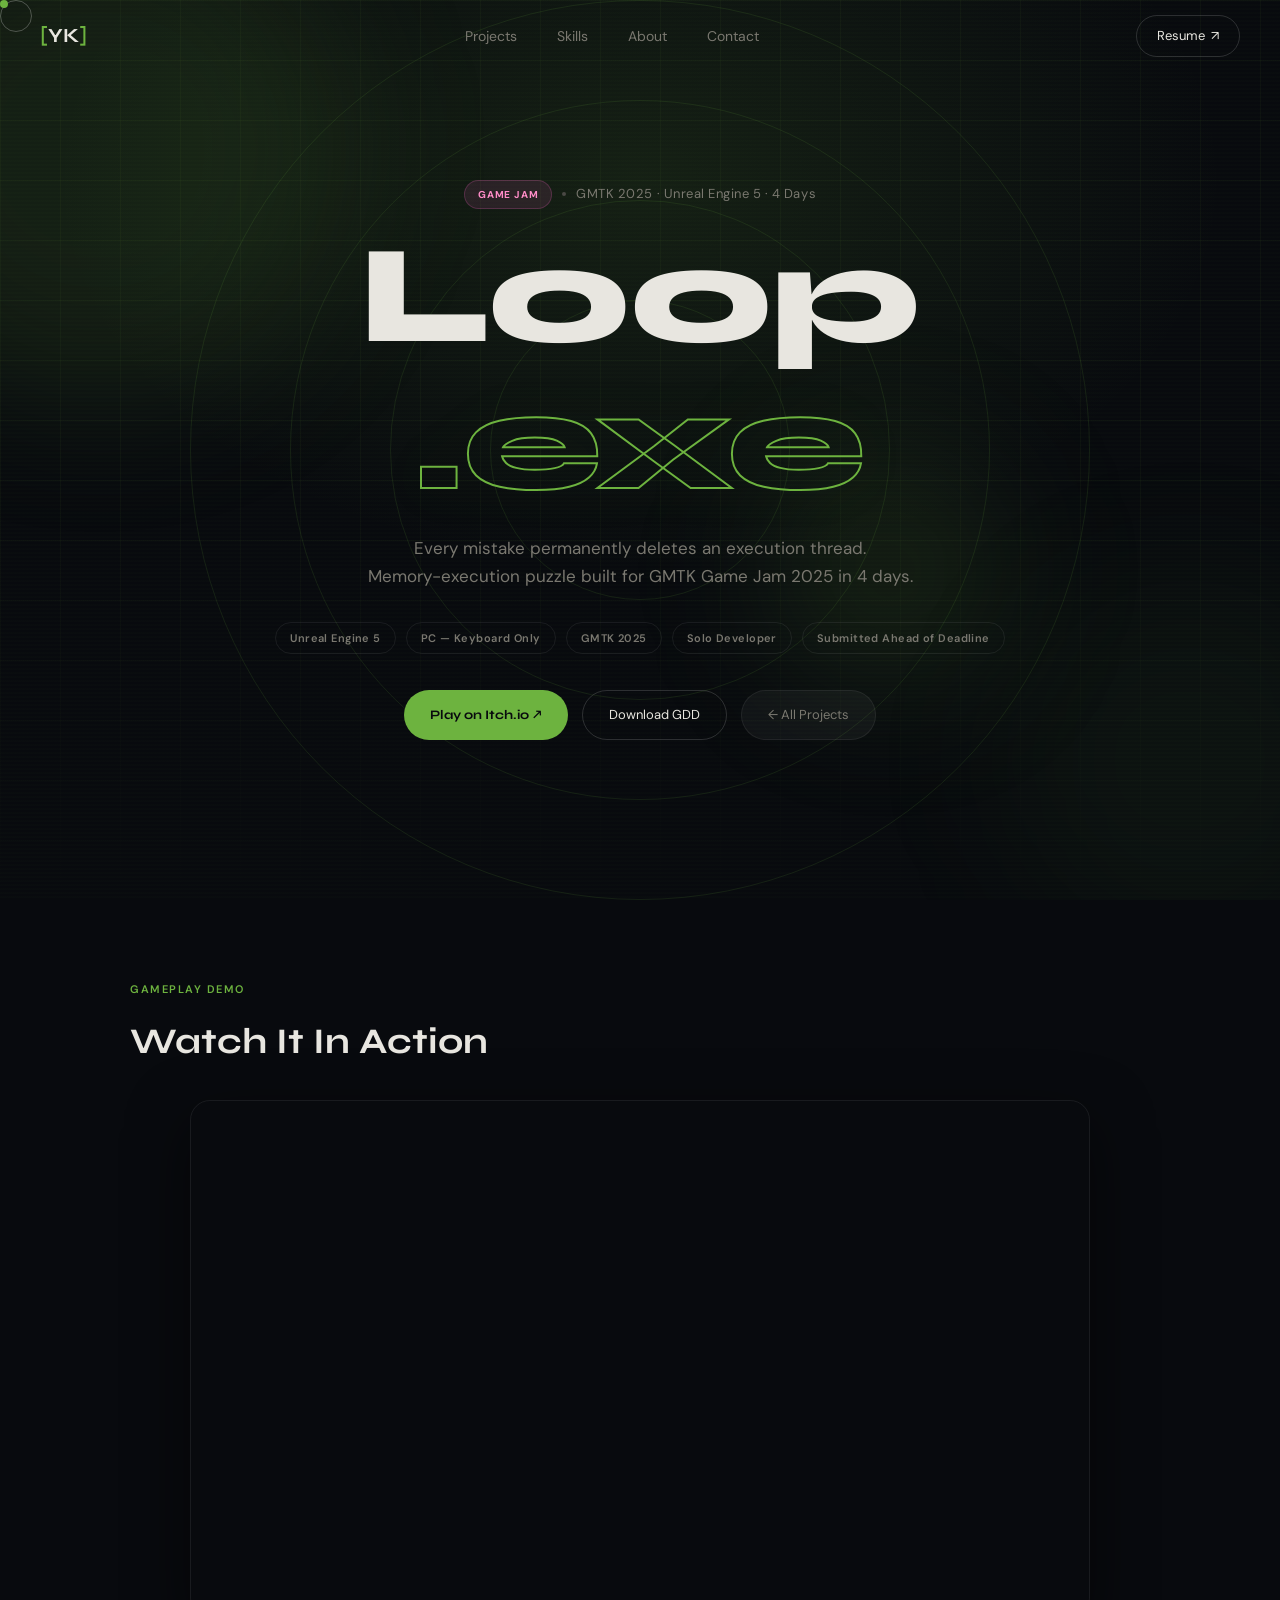
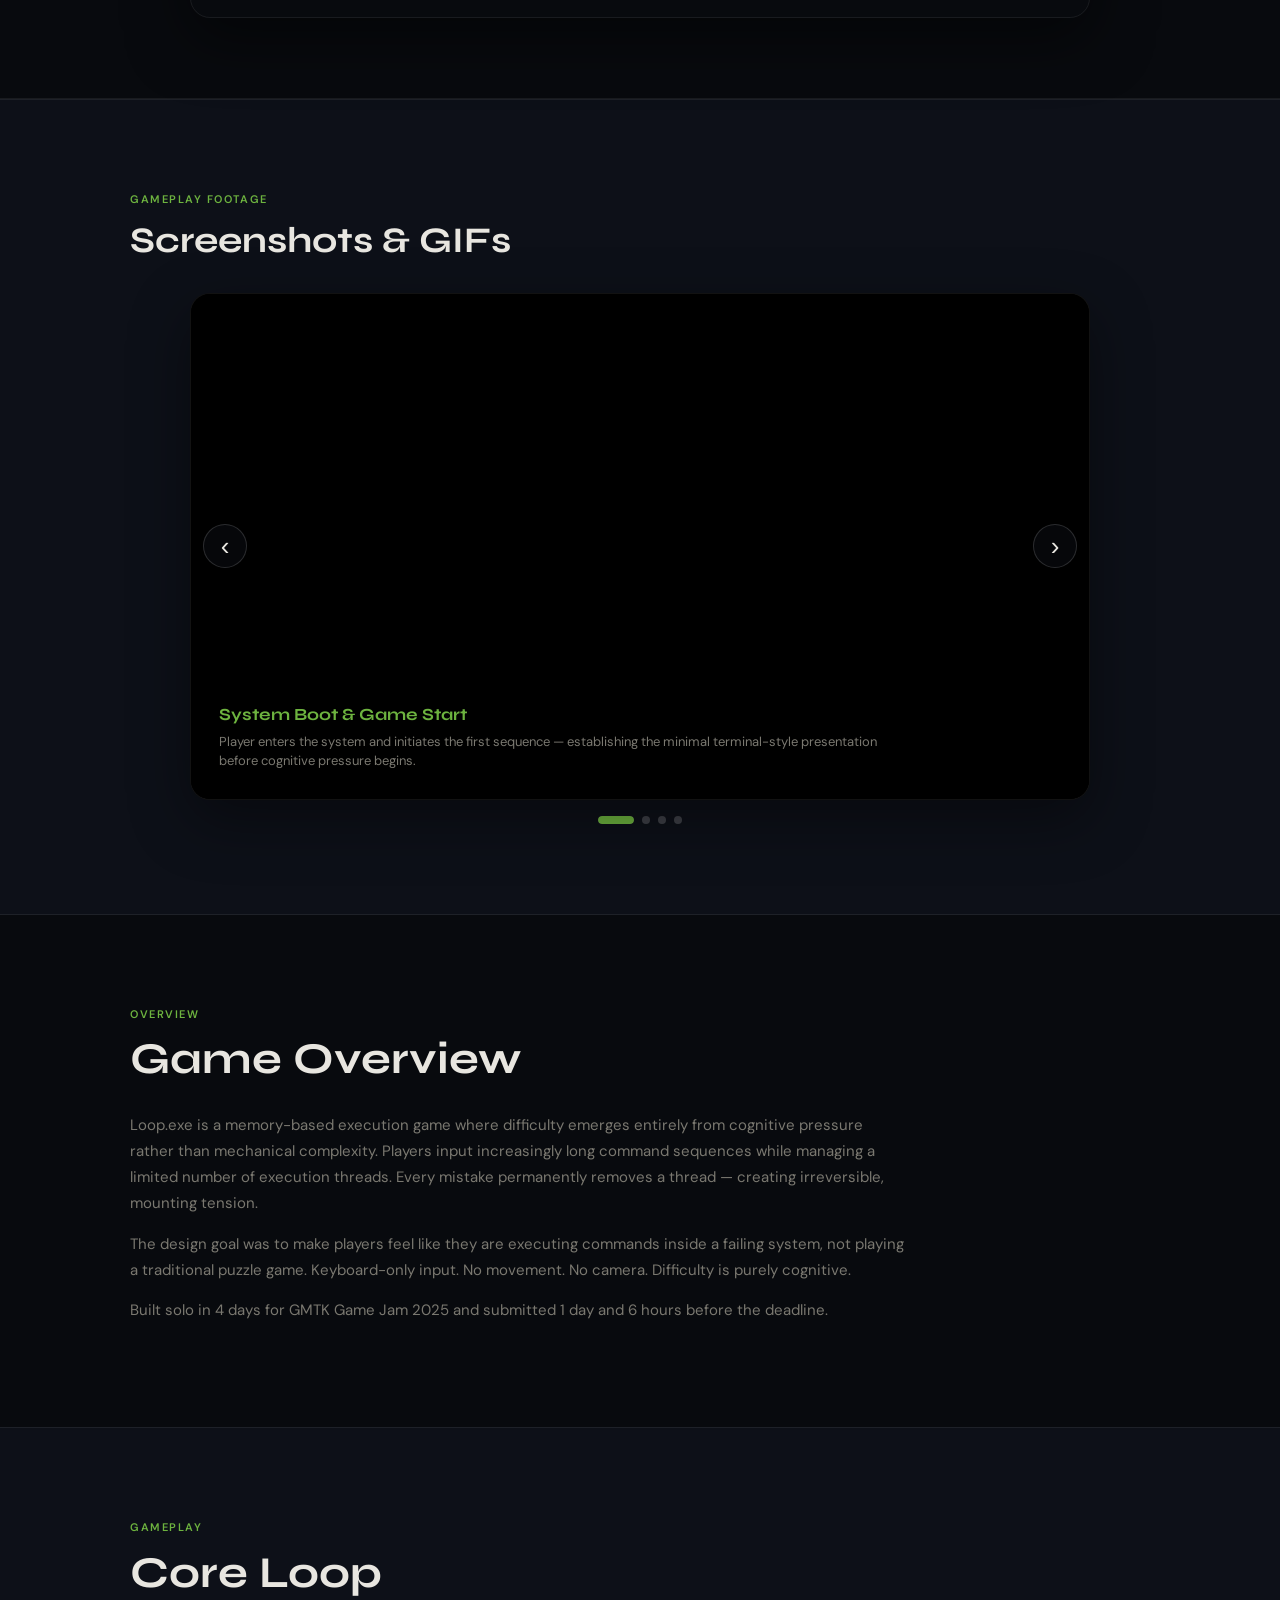
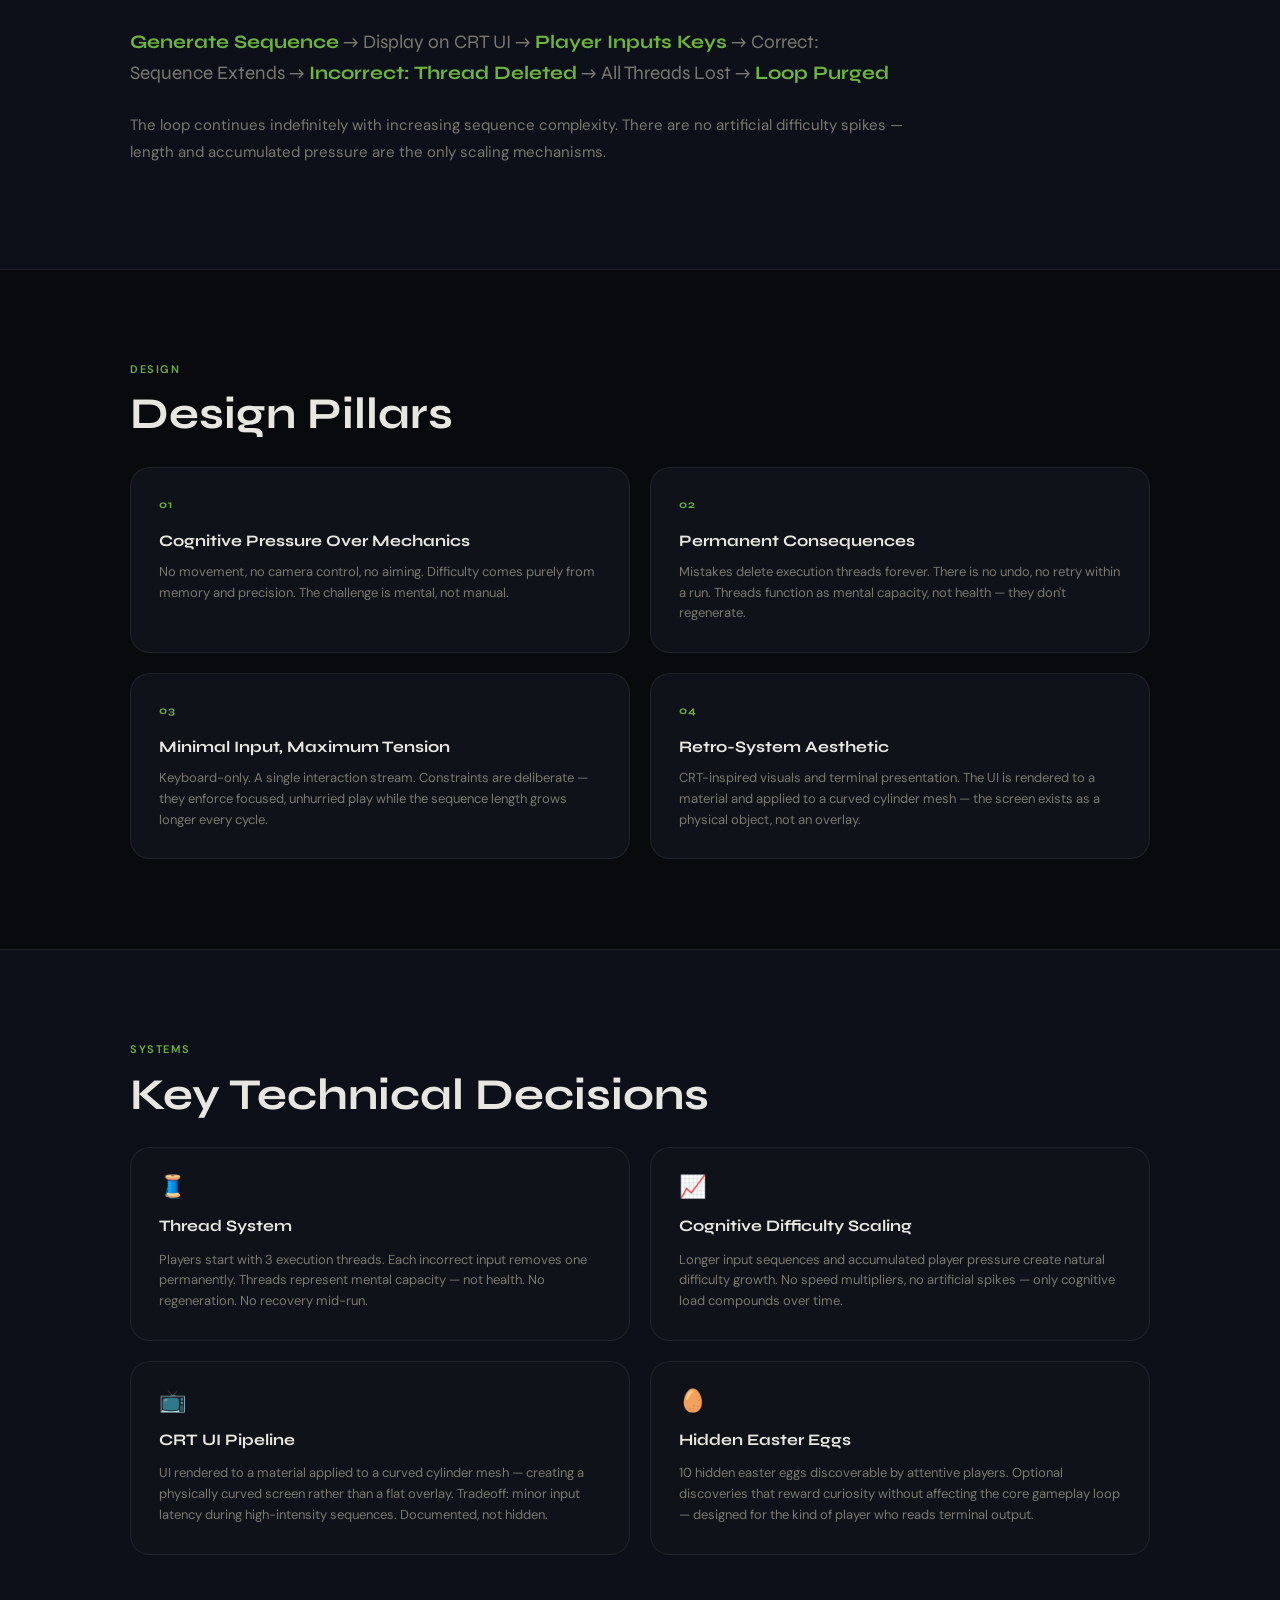
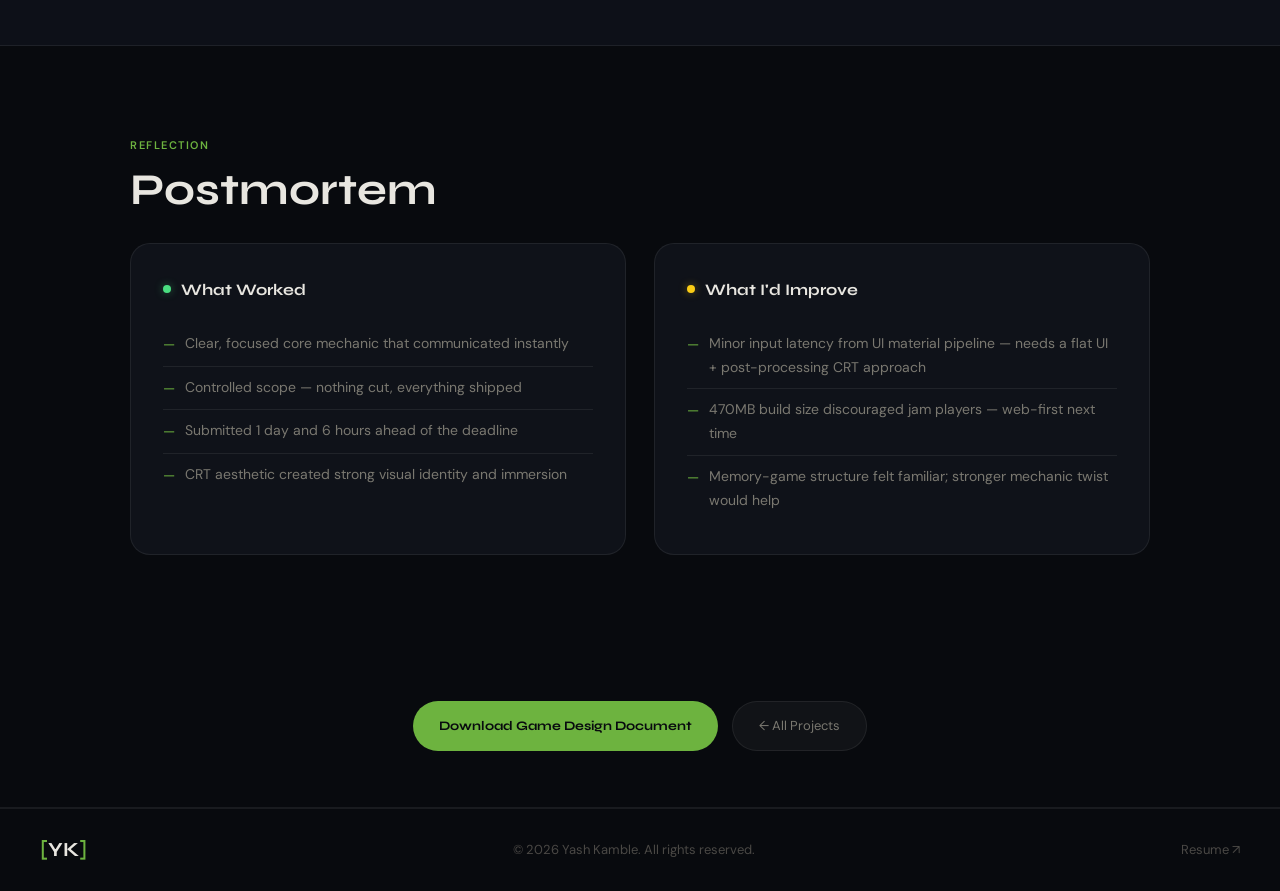
<file: projects/loop-exe.html>
<!DOCTYPE html>
<html lang="en">
<head>
  <meta charset="UTF-8">
  <meta name="viewport" content="width=device-width, initial-scale=1.0">
  <title>Loop.exe | Yash Kamble</title>

  <!-- Task 5 — SEO -->
  <meta name="description" content="Loop.exe — Memory-execution puzzle game built in 4 days for GMTK Game Jam 2025. Every mistake permanently deletes an execution thread.">
  <meta property="og:title" content="Loop.exe | Yash Kamble">
  <meta property="og:description" content="Loop.exe — Memory-execution puzzle game built in 4 days for GMTK Game Jam 2025. Every mistake permanently deletes an execution thread.">
  <meta property="og:image" content="https://yashk435.github.io/projects/Imgs/Loop/Loopexe-Gif1.gif">
  <meta property="og:url" content="https://yashk435.github.io/projects/loop-exe.html">
  <meta property="og:type" content="website">
  <meta name="twitter:card" content="summary_large_image">
  <link rel="canonical" href="https://yashk435.github.io/projects/loop-exe.html">

  <link rel="stylesheet" href="CSS/project-base.css">
  <style>
    :root {
      --pa:       #6db33f;
      --pa2:      #c9d16a;
      --pa-glow:  rgba(109,179,63,0.13);
      --pa-glow2: rgba(109,179,63,0.05);
    }
    .proj-hero::after {
      content:''; position:absolute; inset:0; z-index:1; pointer-events:none;
      background:repeating-linear-gradient(
        0deg, transparent, transparent 2px,
        rgba(109,179,63,0.015) 2px, rgba(109,179,63,0.015) 4px
      );
    }
  </style>

  <!-- Task 6 — Google Fonts optimized -->
  <link rel="preconnect" href="https://fonts.googleapis.com">
  <link rel="preconnect" href="https://fonts.gstatic.com" crossorigin>
  <link rel="stylesheet" href="https://fonts.googleapis.com/css2?family=Syne:wght@400;500;600;700;800&family=DM+Sans:ital,opsz,wght@0,9..40,300;0,9..40,400;0,9..40,500;1,9..40,300&display=swap">
</head>
<body>
<button class="scroll-top-btn" id="scrollTopBtn" aria-label="Scroll to top">↑</button>
<div class="cursor" id="cursor"></div>
<div class="cursor-follower" id="cf"></div>

<nav class="navbar" id="navbar">
  <div class="nav-inner">
    <a href="../index.html" class="logo"><span class="logo-bracket">[</span>YK<span class="logo-bracket">]</span></a>
    <ul class="nav-links">
      <li><a href="projects.html">Projects</a></li>
      <li><a href="../index.html#skills">Skills</a></li>
      <li><a href="../index.html#about">About</a></li>
      <li><a href="../index.html#contact">Contact</a></li>
    </ul>
    <a href="../Documents/Yash_2026_Resume.pdf" target="_blank" class="nav-resume">Resume <span>↗</span></a>
    <button class="hamburger" id="ham"><span></span><span></span><span></span></button>
  </div>
</nav>
<div class="mobile-menu" id="mob">
  <ul>
    <li><a href="projects.html">Projects</a></li>
    <li><a href="../index.html#skills">Skills</a></li>
    <li><a href="../index.html#about">About</a></li>
    <li><a href="../index.html#contact">Contact</a></li>
    <li><a href="../Documents/Yash_2026_Resume.pdf" target="_blank">Resume ↗</a></li>
  </ul>
</div>

<!-- ═══ HERO ═══ -->
<section class="proj-hero">
  <div class="hero-grid-bg"></div>
  <div class="hero-overlay"></div>
  <div class="orb orb-1"></div><div class="orb orb-2"></div><div class="orb orb-3"></div>
  <div class="hero-rings">
    <div class="ring ring-1"></div><div class="ring ring-2"></div>
    <div class="ring ring-3"></div><div class="ring ring-4"></div>
  </div>
  <div class="hero-content">
    <div class="hero-eyebrow reveal-up" style="--d:0ms">
      <span class="eyebrow-pill pill-jam">Game Jam</span>
      <span class="eyebrow-dot"></span>
      <span class="eyebrow-text">GMTK 2025 · Unreal Engine 5 · 4 Days</span>
    </div>
    <h1 class="proj-title reveal-up" style="--d:120ms">
      <span class="title-solid">Loop</span>
      <span class="title-outline">.exe</span>
    </h1>
    <p class="hero-sub reveal-up" style="--d:250ms">
      Every mistake permanently deletes an execution thread.<br>
      Memory-execution puzzle built for GMTK Game Jam 2025 in 4 days.
    </p>
    <div class="hero-tags reveal-up" style="--d:360ms">
      <span class="htag">Unreal Engine 5</span><span class="htag">PC — Keyboard Only</span>
      <span class="htag">GMTK 2025</span><span class="htag">Solo Developer</span>
      <span class="htag">Submitted Ahead of Deadline</span>
    </div>
    <div class="hero-cta reveal-up" style="--d:460ms">
      <a href="https://old-monkey.itch.io/loopexe" target="_blank" class="btn-primary">Play on Itch.io ↗</a>
      <a href="Gdd/GDD_LOOP_exe.pdf" target="_blank" class="btn-secondary">Download GDD</a>
      <a href="projects.html" class="btn-ghost">← All Projects</a>
    </div>
  </div>
</section>

<!-- ═══ YOUTUBE ═══ -->
<section class="yt-section">
  <div class="container">
    <div class="section-eyebrow">Gameplay Demo</div>
    <h2>Watch It In Action</h2>
    <div class="video-wrap">
      <iframe src="https://www.youtube.com/embed/NZ2YteY25RY" title="Loop.exe Gameplay Demo" allowfullscreen loading="lazy"></iframe>
    </div>
  </div>
</section>

<!-- ═══ CAROUSEL ═══ -->
<section class="carousel-section alt-bg">
  <div class="container">
    <div class="section-eyebrow">Gameplay Footage</div>
    <h2 class="section-h2">Screenshots &amp; GIFs</h2>
    <div role="region" aria-label="Project footage carousel">
      <div class="carousel-wrap">
        <div class="carousel-track" id="track">
          <!-- Task 4 — MP4s replace GIFs (first slide: no lazy load) -->
          <div class="carousel-slide">
            <video muted loop playsinline preload="metadata" src="Imgs/Loop/Loop_1.mp4"></video>
            <div class="slide-caption">
              <h4>System Boot &amp; Game Start</h4>
              <p>Player enters the system and initiates the first sequence — establishing the minimal terminal-style presentation before cognitive pressure begins.</p>
            </div>
          </div>
          <div class="carousel-slide">
            <video muted loop playsinline preload="metadata" src="Imgs/Loop/Loop_2.mp4"></video>
            <div class="slide-caption">
              <h4>Timer-Based Pressure</h4>
              <p>After the beginner phase, a timer activates — adding time pressure to an already growing sequence length. Cognitive load compounds.</p>
            </div>
          </div>
          <div class="carousel-slide">
            <video muted loop playsinline preload="metadata" src="Imgs/Loop/Loop_3.mp4"></video>
            <div class="slide-caption">
              <h4>Thread Failure Visualization</h4>
              <p>A wrong input triggers screen shake and visual feedback. The thread is deleted permanently. There is no recovery within a run.</p>
            </div>
          </div>
          <div class="carousel-slide">
            <video muted loop playsinline preload="metadata" src="Imgs/Loop/Loop_4.mp4"></video>
            <div class="slide-caption">
              <h4>Loop Purged — Game Over</h4>
              <p>All threads exhausted. The execution loop terminates. The only option is to restart and commit the sequence to memory better next time.</p>
            </div>
          </div>
        </div>
        <button class="carousel-btn prev" id="prev" aria-label="Previous slide">‹</button>
        <button class="carousel-btn next" id="next" aria-label="Next slide">›</button>
      </div>
      <div class="carousel-dots" id="dots"></div>
    </div>
  </div>
</section>

<!-- ═══ OVERVIEW ═══ -->
<section class="project-section">
  <div class="container">
    <div class="section-eyebrow">Overview</div>
    <h2 class="section-h2">Game Overview</h2>
    <p>Loop.exe is a memory-based execution game where difficulty emerges entirely from cognitive pressure rather than mechanical complexity. Players input increasingly long command sequences while managing a limited number of execution threads. Every mistake permanently removes a thread — creating irreversible, mounting tension.</p>
    <p>The design goal was to make players feel like they are executing commands inside a failing system, not playing a traditional puzzle game. Keyboard-only input. No movement. No camera. Difficulty is purely cognitive.</p>
    <p>Built solo in 4 days for GMTK Game Jam 2025 and submitted 1 day and 6 hours before the deadline.</p>
  </div>
</section>

<!-- ═══ CORE LOOP ═══ -->
<section class="project-section alt-bg">
  <div class="container">
    <div class="section-eyebrow">Gameplay</div>
    <h2 class="section-h2">Core Loop</h2>
    <div class="loop-flow">
      <span class="loop-step">Generate Sequence</span> → Display on CRT UI →
      <span class="loop-step">Player Inputs Keys</span> → Correct: Sequence Extends →
      <span class="loop-step">Incorrect: Thread Deleted</span> → All Threads Lost →
      <span class="loop-step">Loop Purged</span>
    </div>
    <p style="margin-top:24px">The loop continues indefinitely with increasing sequence complexity. There are no artificial difficulty spikes — length and accumulated pressure are the only scaling mechanisms.</p>
  </div>
</section>

<!-- ═══ DESIGN PILLARS ═══ -->
<section class="project-section">
  <div class="container">
    <div class="section-eyebrow">Design</div>
    <h2 class="section-h2">Design Pillars</h2>
    <div class="pillars-grid">
      <div class="pillar-card" style="--i:0">
        <div class="pillar-num">01</div>
        <h4>Cognitive Pressure Over Mechanics</h4>
        <p>No movement, no camera control, no aiming. Difficulty comes purely from memory and precision. The challenge is mental, not manual.</p>
      </div>
      <div class="pillar-card" style="--i:1">
        <div class="pillar-num">02</div>
        <h4>Permanent Consequences</h4>
        <p>Mistakes delete execution threads forever. There is no undo, no retry within a run. Threads function as mental capacity, not health — they don't regenerate.</p>
      </div>
      <div class="pillar-card" style="--i:2">
        <div class="pillar-num">03</div>
        <h4>Minimal Input, Maximum Tension</h4>
        <p>Keyboard-only. A single interaction stream. Constraints are deliberate — they enforce focused, unhurried play while the sequence length grows longer every cycle.</p>
      </div>
      <div class="pillar-card" style="--i:3">
        <div class="pillar-num">04</div>
        <h4>Retro-System Aesthetic</h4>
        <p>CRT-inspired visuals and terminal presentation. The UI is rendered to a material and applied to a curved cylinder mesh — the screen exists as a physical object, not an overlay.</p>
      </div>
    </div>
  </div>
</section>

<!-- ═══ KEY SYSTEMS ═══ -->
<section class="project-section alt-bg">
  <div class="container">
    <div class="section-eyebrow">Systems</div>
    <h2 class="section-h2">Key Technical Decisions</h2>
    <div class="systems-grid">
      <div class="sys-card" style="--i:0">
        <div class="sys-card-icon">🧵</div>
        <h4>Thread System</h4>
        <p>Players start with 3 execution threads. Each incorrect input removes one permanently. Threads represent mental capacity — not health. No regeneration. No recovery mid-run.</p>
      </div>
      <div class="sys-card" style="--i:1">
        <div class="sys-card-icon">📈</div>
        <h4>Cognitive Difficulty Scaling</h4>
        <p>Longer input sequences and accumulated player pressure create natural difficulty growth. No speed multipliers, no artificial spikes — only cognitive load compounds over time.</p>
      </div>
      <div class="sys-card" style="--i:2">
        <div class="sys-card-icon">📺</div>
        <h4>CRT UI Pipeline</h4>
        <p>UI rendered to a material applied to a curved cylinder mesh — creating a physically curved screen rather than a flat overlay. Tradeoff: minor input latency during high-intensity sequences. Documented, not hidden.</p>
      </div>
      <div class="sys-card" style="--i:3">
        <div class="sys-card-icon">🥚</div>
        <h4>Hidden Easter Eggs</h4>
        <p>10 hidden easter eggs discoverable by attentive players. Optional discoveries that reward curiosity without affecting the core gameplay loop — designed for the kind of player who reads terminal output.</p>
      </div>
    </div>
  </div>
</section>

<!-- ═══ POSTMORTEM ═══ -->
<section class="project-section">
  <div class="container">
    <div class="section-eyebrow">Reflection</div>
    <h2 class="section-h2">Postmortem</h2>
    <div class="pm-grid">
      <div class="pm-col">
        <div class="pm-head"><span class="pm-dot green"></span><h3>What Worked</h3></div>
        <ul class="pm-list">
          <li>Clear, focused core mechanic that communicated instantly</li>
          <li>Controlled scope — nothing cut, everything shipped</li>
          <li>Submitted 1 day and 6 hours ahead of the deadline</li>
          <li>CRT aesthetic created strong visual identity and immersion</li>
        </ul>
      </div>
      <div class="pm-col">
        <div class="pm-head"><span class="pm-dot yellow"></span><h3>What I'd Improve</h3></div>
        <ul class="pm-list">
          <li>Minor input latency from UI material pipeline — needs a flat UI + post-processing CRT approach</li>
          <li>470MB build size discouraged jam players — web-first next time</li>
          <li>Memory-game structure felt familiar; stronger mechanic twist would help</li>
        </ul>
      </div>
    </div>
  </div>
</section>

<div class="project-actions">
  <a href="Gdd/GDD_LOOP_exe.pdf" target="_blank" class="btn-primary">Download Game Design Document</a>
  <a href="projects.html" class="btn-ghost">← All Projects</a>
</div>

<footer class="footer">
  <div class="footer-inner">
    <a href="../index.html" class="logo"><span class="logo-bracket">[</span>YK<span class="logo-bracket">]</span></a>
    <span>© 2026 Yash Kamble. All rights reserved.</span>
    <a href="../Documents/Yash_2026_Resume.pdf" target="_blank" class="footer-resume">Resume ↗</a>
  </div>
</footer>

<script src="js/page.js"></script>
<script>
document.querySelectorAll('.pillar-card,.sys-card,.pm-col').forEach(el => {
  const cur = document.getElementById('cursor'), cf = document.getElementById('cf');
  el.addEventListener('mouseenter', () => { cur.classList.add('ch'); cf.classList.add('ch'); });
  el.addEventListener('mouseleave', () => { cur.classList.remove('ch'); cf.classList.remove('ch'); });
});
const obs = new IntersectionObserver(entries => entries.forEach(e => {
  if (e.isIntersecting) { e.target.classList.add('in-view'); obs.unobserve(e.target); }
}), { threshold: .12 });
document.querySelectorAll('.pillar-card,.sys-card,.pm-grid').forEach(el => obs.observe(el));
</script>
</body>
</html>
</file>
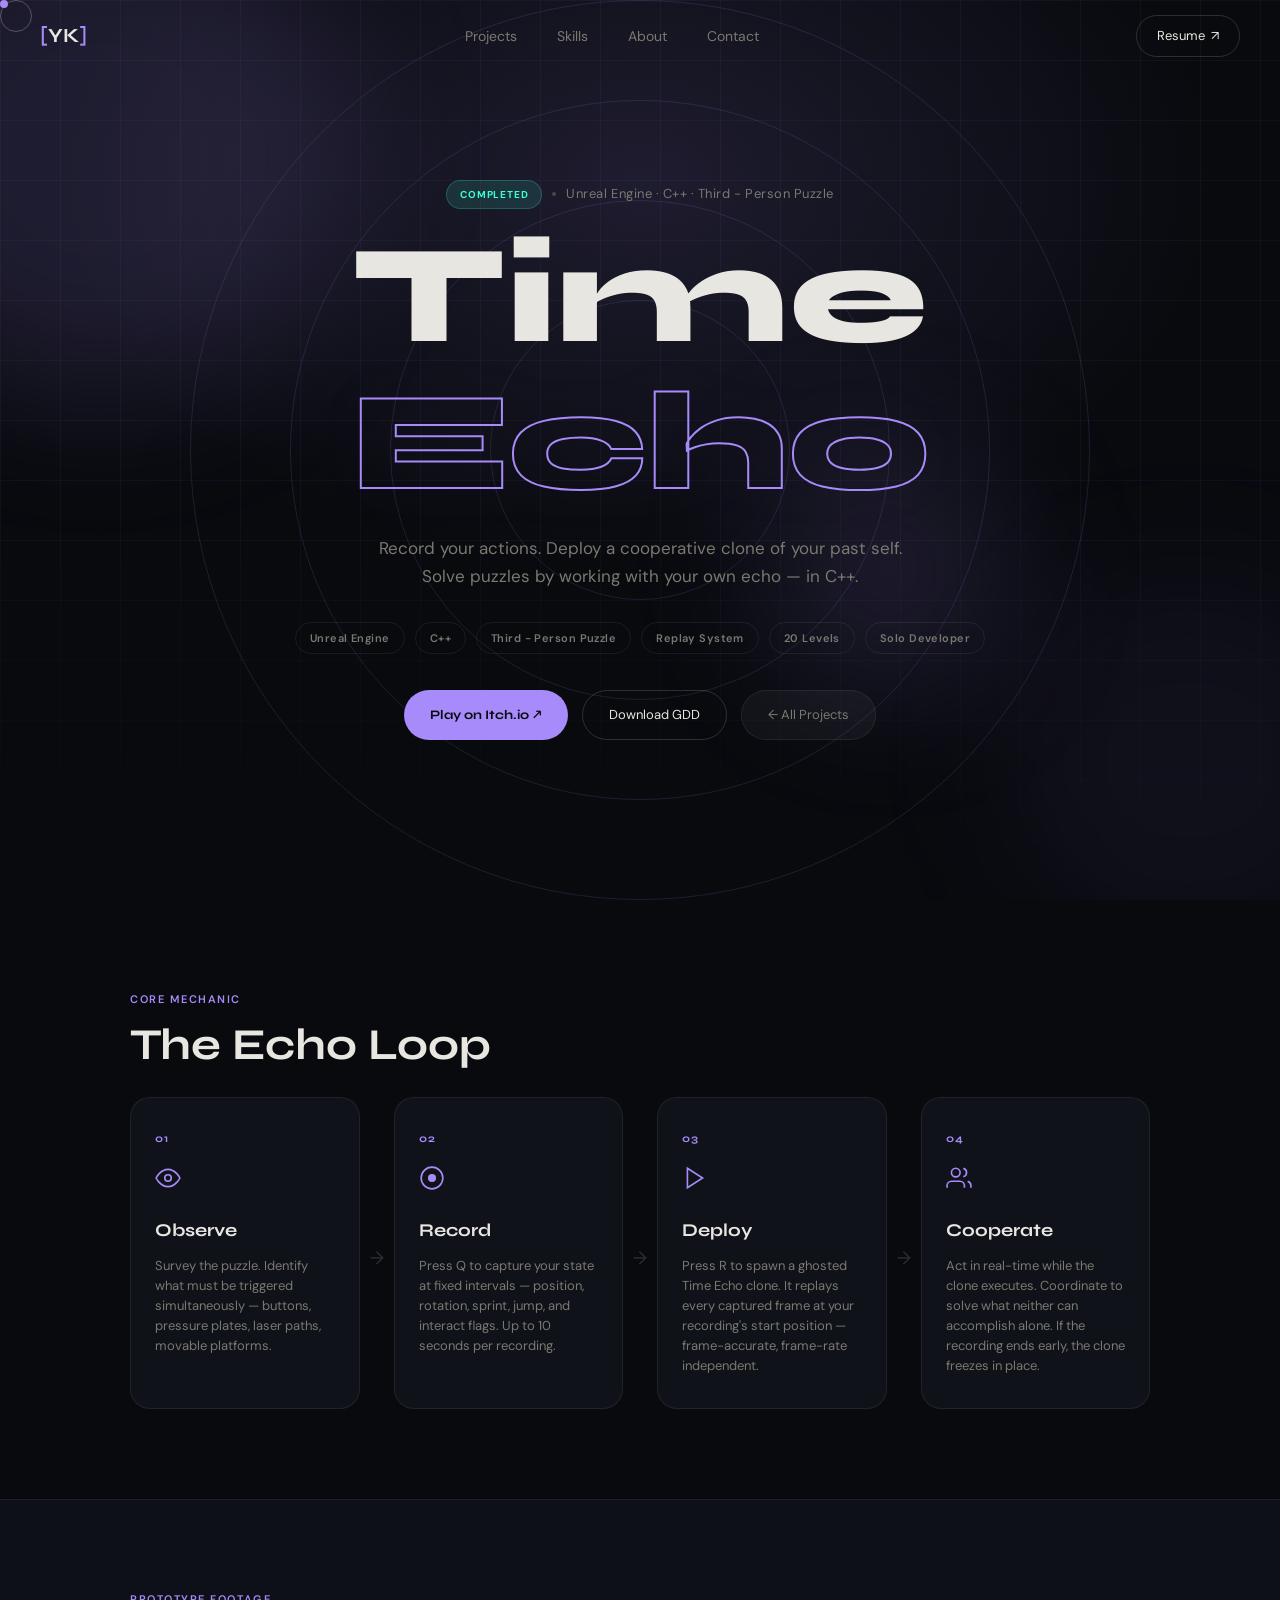
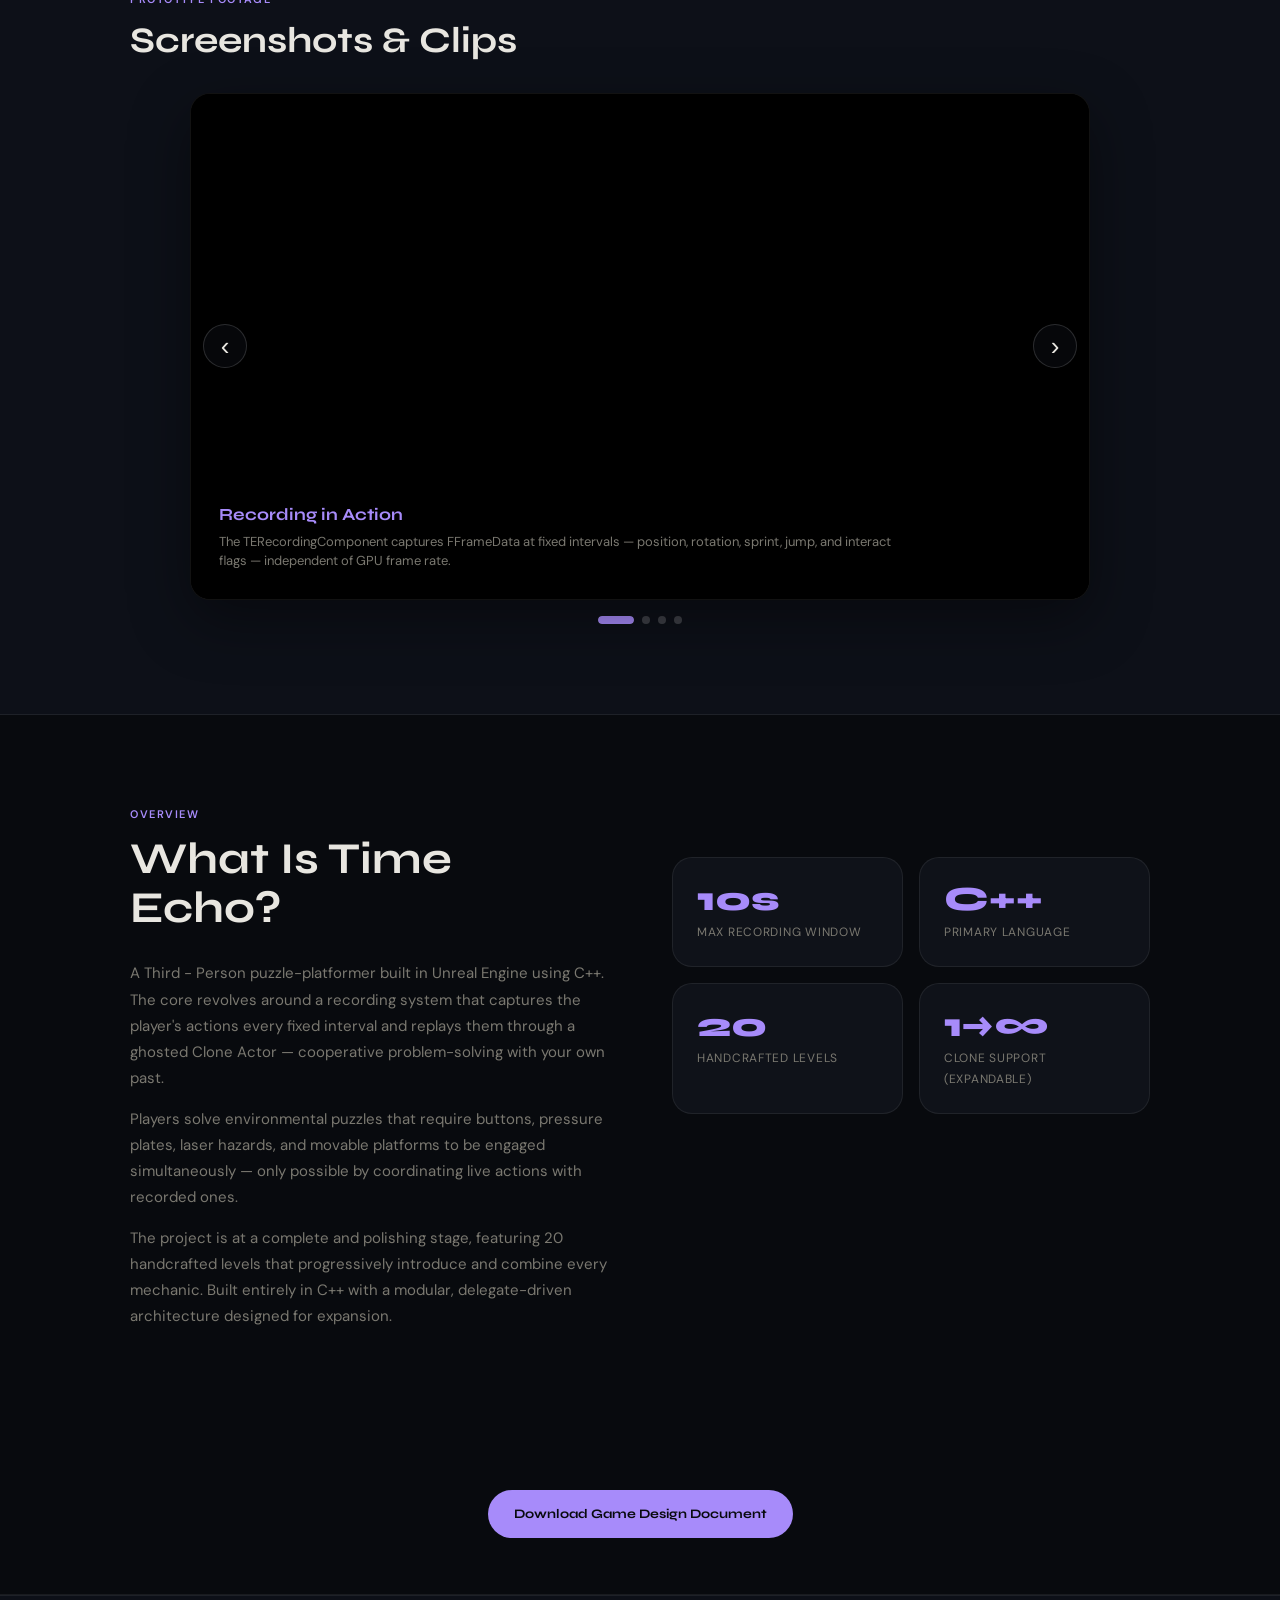
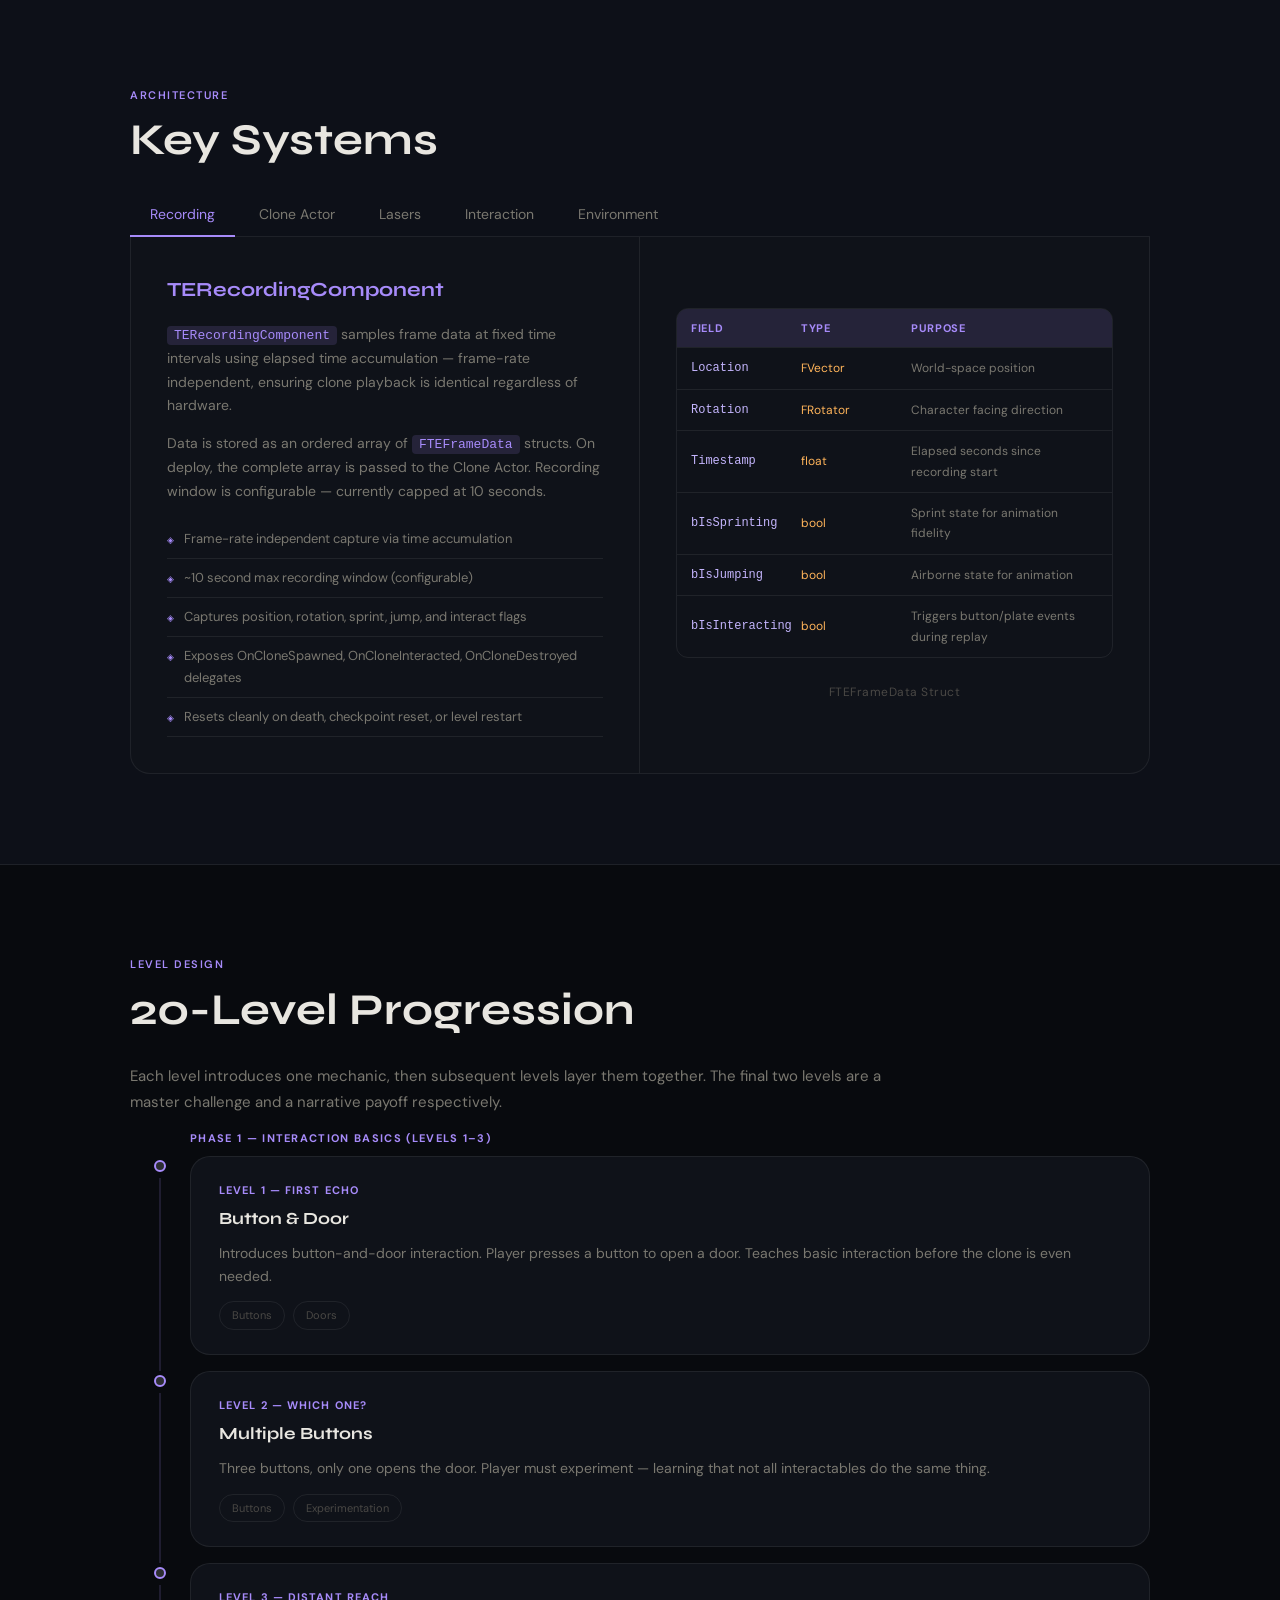
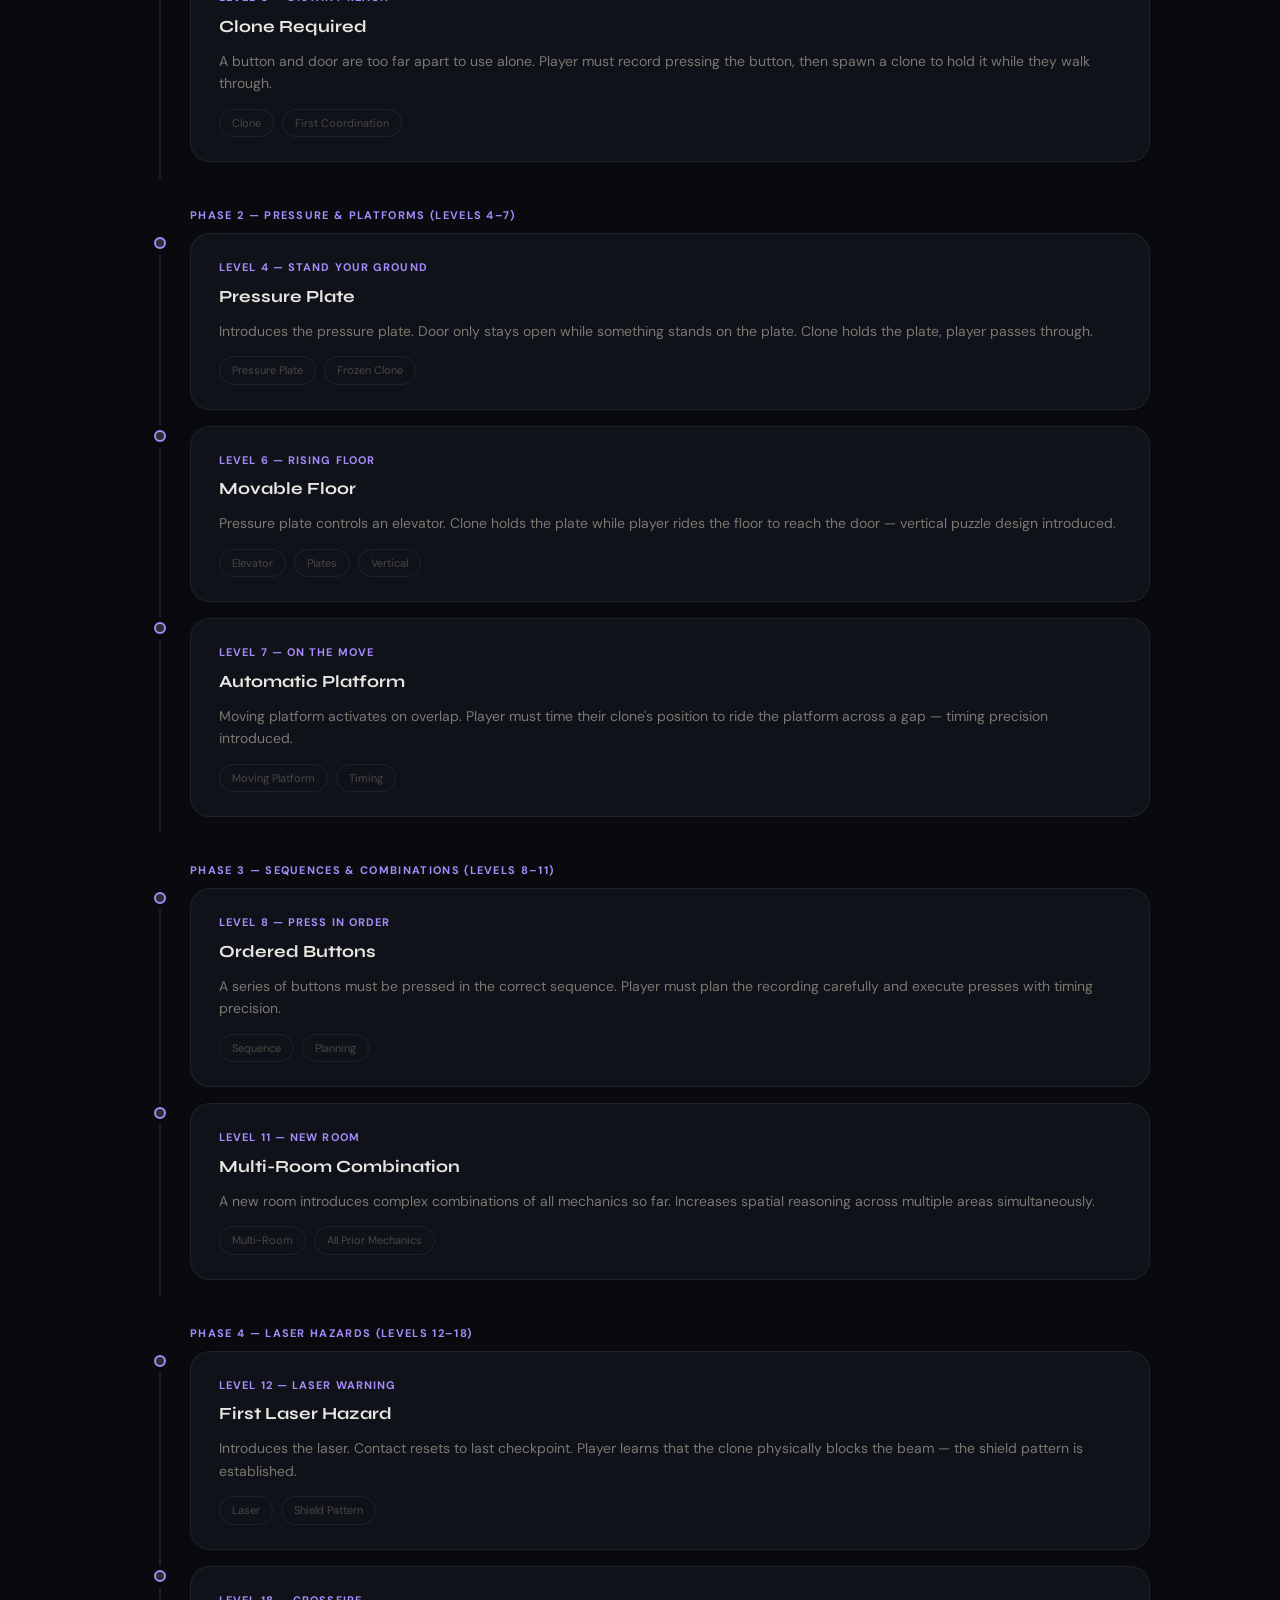
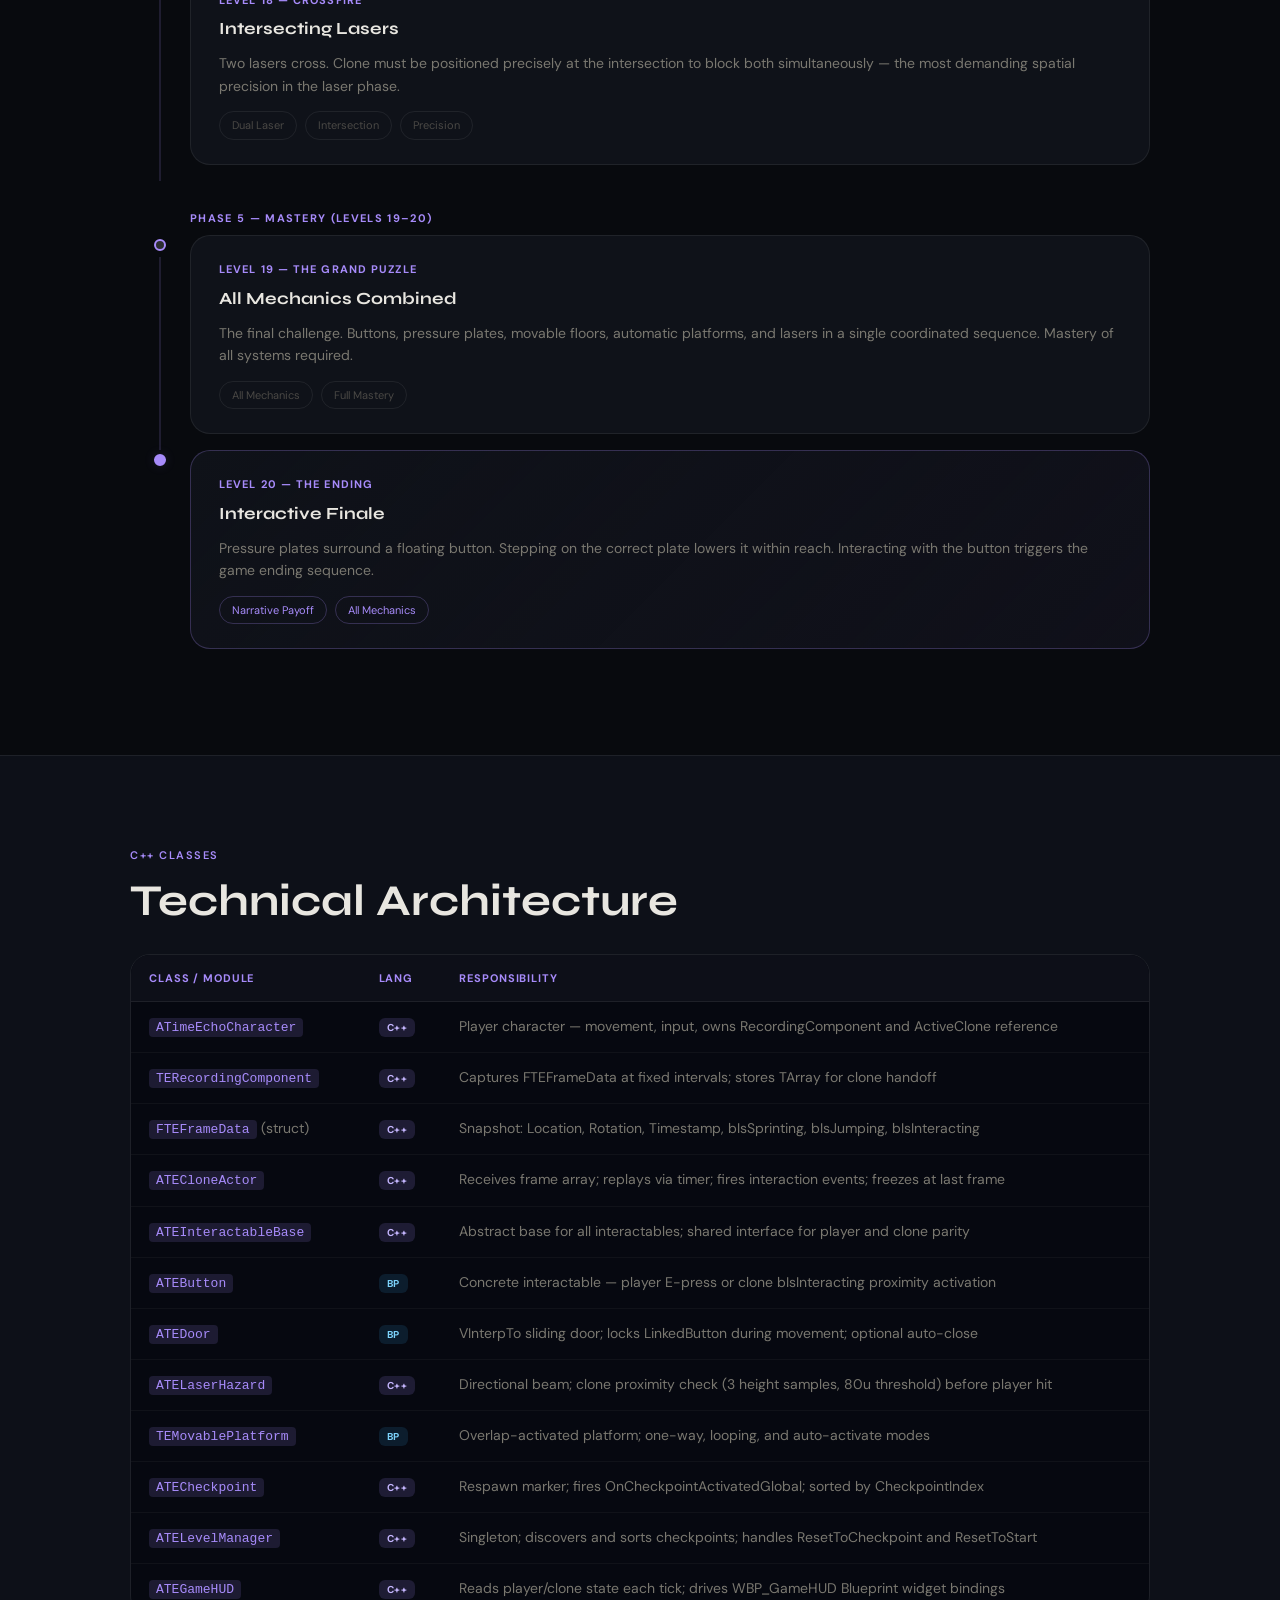
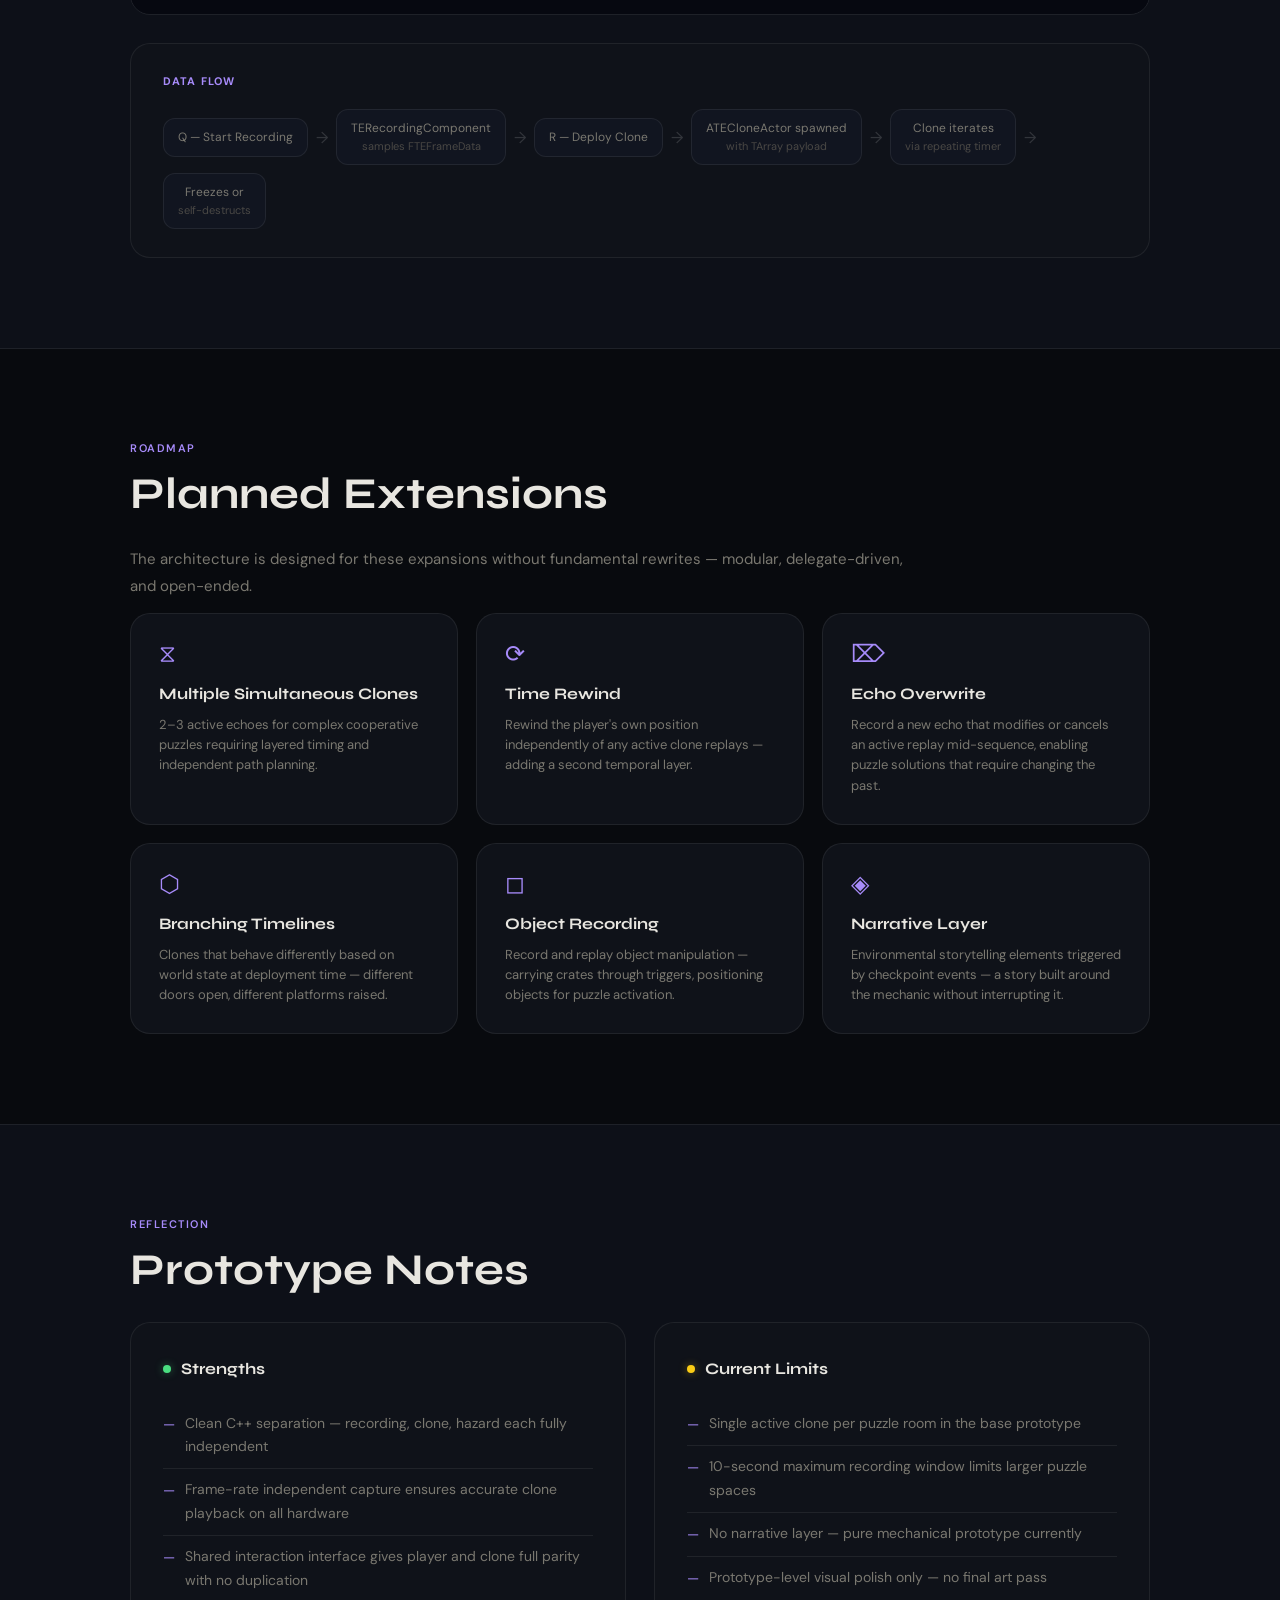
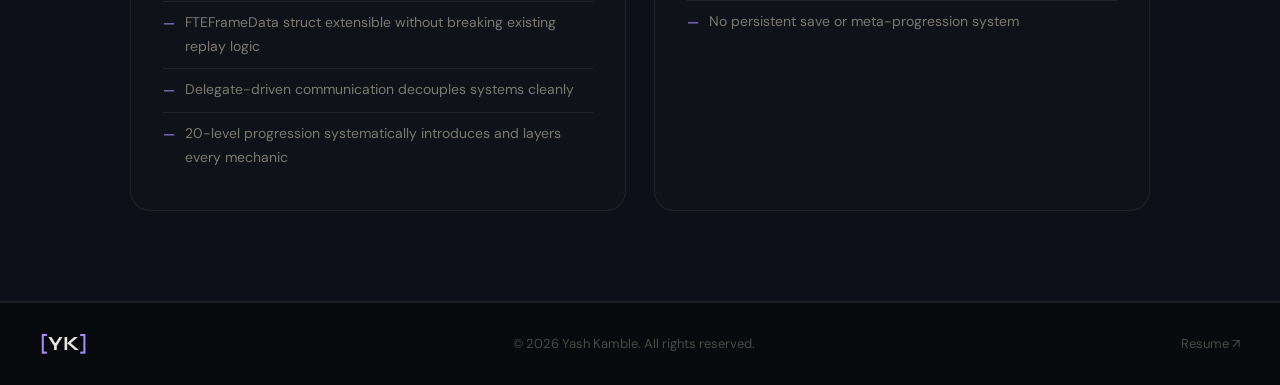
<file: projects/time-echo.html>
<!DOCTYPE html>
<html lang="en">
<head>
  <meta charset="UTF-8">
  <meta name="viewport" content="width=device-width, initial-scale=1.0">
  <title>Time Echo | Yash Kamble</title>

  <!-- Task 5 — SEO -->
  <meta name="description" content="Time Echo — Third - Person C++ puzzle platformer in Unreal Engine. Record your actions and deploy cooperative clones of your past self to solve puzzles.">
  <meta property="og:title" content="Time Echo | Yash Kamble">
  <meta property="og:description" content="Time Echo — Third - Person C++ puzzle platformer in Unreal Engine. Record your actions and deploy cooperative clones of your past self to solve puzzles.">
  <meta property="og:image" content="https://yashk435.github.io/projects/Imgs/TimeEcho/Clone%20Record.mp4">
  <meta property="og:url" content="https://yashk435.github.io/projects/time-echo.html">
  <meta property="og:type" content="website">
  <meta name="twitter:card" content="summary_large_image">
  <link rel="canonical" href="https://yashk435.github.io/projects/time-echo.html">

  <link rel="stylesheet" href="CSS/project-base.css">
  <style>
    :root {
      --pa:       #a78bfa;
      --pa2:      #c4b5fd;
      --pa-glow:  rgba(167,139,250,0.14);
      --pa-glow2: rgba(167,139,250,0.05);
    }
    .fdt { width:100%; border-radius:var(--r); overflow:hidden; border:1px solid var(--border); font-size:13px; }
    .fdt-head { display:grid; grid-template-columns:110px 110px 1fr; background:var(--pa-glow); padding:10px 14px; }
    .fdt-head span { font-size:11px; font-weight:700; color:var(--pa); text-transform:uppercase; letter-spacing:.06em; }
    .fdt-row { display:grid; grid-template-columns:110px 110px 1fr; padding:10px 14px; border-top:1px solid var(--border); align-items:center; }
    .fdt-row:hover { background:var(--pa-glow2); }
    .fdt-code { font-family:'Courier New',monospace; font-size:12px; color:var(--pa2); }
    .fdt-type { font-size:12px; color:#ffb45a; }
    .fdt-row span:last-child { font-size:12px; color:var(--text-muted); }
    .clone-vis { display:flex; flex-direction:column; align-items:center; gap:12px; width:100%; }
    .cv-node { padding:12px 20px; border-radius:var(--r); font-size:13px; font-weight:600; text-align:center; }
    .cv-player { background:rgba(212,245,60,.08); border:1px solid rgba(212,245,60,.2); color:#d4f53c; }
    .cv-ghost  { background:var(--pa-glow); border:1px solid rgba(167,139,250,.3); color:var(--pa); }
    .cv-label  { font-size:12px; color:var(--text-dim); }
    .laser-vis { display:flex; align-items:center; gap:14px; flex-wrap:wrap; justify-content:center; width:100%; }
    .lv-beam { width:6px; height:80px; background:linear-gradient(to bottom, rgba(255,80,80,.9), rgba(255,80,80,.2)); border-radius:3px; box-shadow:0 0 12px rgba(255,80,80,.5); flex-shrink:0; }
    .lv-clone { padding:14px 16px; background:var(--pa-glow); border:1px solid rgba(167,139,250,.3); border-radius:var(--r); color:var(--pa); font-size:12px; font-weight:600; text-align:center; }
    .lv-player { padding:14px 16px; background:rgba(212,245,60,.08); border:1px solid rgba(212,245,60,.2); border-radius:var(--r); color:#d4f53c; font-size:12px; font-weight:600; text-align:center; }
    .int-vis { display:flex; flex-direction:column; align-items:center; gap:10px; width:100%; }
    .int-row  { display:flex; align-items:center; gap:10px; width:100%; justify-content:center; }
    .int-node { padding:10px 14px; border-radius:var(--r); font-size:12px; font-weight:600; text-align:center; flex-shrink:0; }
    .int-player { background:rgba(212,245,60,.08); border:1px solid rgba(212,245,60,.2); color:#d4f53c; }
    .int-clone  { background:var(--pa-glow); border:1px solid rgba(167,139,250,.3); color:var(--pa); }
    .int-button { background:var(--bg3); border:1px solid var(--border); color:var(--text-muted); padding:10px 20px; font-size:12px; border-radius:var(--r); }
    .int-mid { font-size:11px; color:var(--text-dim); text-align:center; padding:6px 12px; border:1px dashed var(--border); border-radius:100px; flex:1; }
    .int-arr { color:var(--pa-glow); font-size:18px; }
    .tl-group-label { font-size:11px; font-weight:700; color:var(--pa); text-transform:uppercase; letter-spacing:.12em; margin:28px 0 8px 36px; }
    .tl-group-label:first-child { margin-top:0; }
  </style>

  <!-- Task 6 — Google Fonts optimized -->
  <link rel="preconnect" href="https://fonts.googleapis.com">
  <link rel="preconnect" href="https://fonts.gstatic.com" crossorigin>
  <link rel="stylesheet" href="https://fonts.googleapis.com/css2?family=Syne:wght@400;500;600;700;800&family=DM+Sans:ital,opsz,wght@0,9..40,300;0,9..40,400;0,9..40,500;1,9..40,300&display=swap">
</head>
<body>
<button class="scroll-top-btn" id="scrollTopBtn" aria-label="Scroll to top">↑</button>
<div class="cursor" id="cursor"></div>
<div class="cursor-follower" id="cf"></div>

<nav class="navbar" id="navbar">
  <div class="nav-inner">
    <a href="../index.html" class="logo"><span class="logo-bracket">[</span>YK<span class="logo-bracket">]</span></a>
    <ul class="nav-links">
      <li><a href="projects.html">Projects</a></li>
      <li><a href="../index.html#skills">Skills</a></li>
      <li><a href="../index.html#about">About</a></li>
      <li><a href="../index.html#contact">Contact</a></li>
    </ul>
    <a href="../Documents/Yash_2026_Resume.pdf" target="_blank" class="nav-resume">Resume <span>↗</span></a>
    <button class="hamburger" id="ham"><span></span><span></span><span></span></button>
  </div>
</nav>
<div class="mobile-menu" id="mob">
  <ul>
    <li><a href="projects.html">Projects</a></li>
    <li><a href="../index.html#skills">Skills</a></li>
    <li><a href="../index.html#about">About</a></li>
    <li><a href="../index.html#contact">Contact</a></li>
    <li><a href="../Documents/Yash_2026_Resume.pdf" target="_blank">Resume ↗</a></li>
  </ul>
</div>

<!-- ═══ HERO ═══ -->
<section class="proj-hero">
  <div class="hero-grid-bg"></div>
  <div class="hero-overlay"></div>
  <div class="orb orb-1"></div><div class="orb orb-2"></div><div class="orb orb-3"></div>
  <div class="hero-rings">
    <div class="ring ring-1"></div><div class="ring ring-2"></div>
    <div class="ring ring-3"></div><div class="ring ring-4"></div>
  </div>
  <div class="hero-content">
    <div class="hero-eyebrow reveal-up" style="--d:0ms">
      <span class="eyebrow-pill pill-finished">Completed</span>
      <span class="eyebrow-dot"></span>
      <span class="eyebrow-text">Unreal Engine · C++ · Third - Person Puzzle</span>
    </div>
    <h1 class="proj-title reveal-up" style="--d:120ms">
      <span class="title-solid">Time</span>
      <span class="title-outline">Echo</span>
    </h1>
    <p class="hero-sub reveal-up" style="--d:250ms">
      Record your actions. Deploy a cooperative clone of your past self.<br>
      Solve puzzles by working with your own echo — in C++.
    </p>
    <div class="hero-tags reveal-up" style="--d:360ms">
      <span class="htag">Unreal Engine</span><span class="htag">C++</span>
      <span class="htag">Third - Person Puzzle</span><span class="htag">Replay System</span>
      <span class="htag">20 Levels</span><span class="htag">Solo Developer</span>
    </div>
    <div class="hero-cta reveal-up" style="--d:460ms">
      <a href="https://old-monkey.itch.io/time-echo" target="_blank" class="btn-primary">Play on Itch.io ↗</a>
      <a href="Gdd/GDD_TimeEcho.pdf" target="_blank" class="btn-secondary">Download GDD</a>
      <a href="projects.html" class="btn-ghost">← All Projects</a>
    </div>
  </div>
</section>

<!-- ═══ PHASE CARDS ═══ -->
<section class="project-section">
  <div class="container">
    <div class="section-eyebrow">Core Mechanic</div>
    <h2 class="section-h2">The Echo Loop</h2>
    <div class="phase-grid">
      <div class="phase-card" style="--i:0">
        <div class="phase-num">01</div>
        <div class="phase-icon"><svg width="26" height="26" viewBox="0 0 24 24" fill="none" stroke="currentColor" stroke-width="1.5"><circle cx="12" cy="12" r="3"/><path d="M1 12s4-8 11-8 11 8 11 8-4 8-11 8S1 12 1 12z"/></svg></div>
        <h3>Observe</h3>
        <p>Survey the puzzle. Identify what must be triggered simultaneously — buttons, pressure plates, laser paths, movable platforms.</p>
      </div>
      <div class="phase-connector">→</div>
      <div class="phase-card" style="--i:1">
        <div class="phase-num">02</div>
        <div class="phase-icon"><svg width="26" height="26" viewBox="0 0 24 24" fill="none" stroke="currentColor" stroke-width="1.5"><circle cx="12" cy="12" r="10"/><circle cx="12" cy="12" r="3" fill="currentColor"/></svg></div>
        <h3>Record</h3>
        <p>Press Q to capture your state at fixed intervals — position, rotation, sprint, jump, and interact flags. Up to 10 seconds per recording.</p>
      </div>
      <div class="phase-connector">→</div>
      <div class="phase-card" style="--i:2">
        <div class="phase-num">03</div>
        <div class="phase-icon"><svg width="26" height="26" viewBox="0 0 24 24" fill="none" stroke="currentColor" stroke-width="1.5"><polygon points="5,3 19,12 5,21"/></svg></div>
        <h3>Deploy</h3>
        <p>Press R to spawn a ghosted Time Echo clone. It replays every captured frame at your recording's start position — frame-accurate, frame-rate independent.</p>
      </div>
      <div class="phase-connector">→</div>
      <div class="phase-card" style="--i:3">
        <div class="phase-num">04</div>
        <div class="phase-icon"><svg width="26" height="26" viewBox="0 0 24 24" fill="none" stroke="currentColor" stroke-width="1.5"><path d="M17 21v-2a4 4 0 0 0-4-4H5a4 4 0 0 0-4 4v2"/><circle cx="9" cy="7" r="4"/><path d="M23 21v-2a4 4 0 0 0-3-3.87"/><path d="M16 3.13a4 4 0 0 1 0 7.75"/></svg></div>
        <h3>Cooperate</h3>
        <p>Act in real-time while the clone executes. Coordinate to solve what neither can accomplish alone. If the recording ends early, the clone freezes in place.</p>
      </div>
    </div>
  </div>
</section>

<!-- ═══ CAROUSEL ═══ -->
<section class="carousel-section alt-bg">
  <div class="container">
    <div class="section-eyebrow">Prototype Footage</div>
    <h2 class="section-h2">Screenshots &amp; Clips</h2>
    <div role="region" aria-label="Project footage carousel">
      <div class="carousel-wrap">
        <div class="carousel-track" id="track">
          <div class="carousel-slide">
            <video muted loop playsinline preload="metadata" src="Imgs/TimeEcho/Clone Record.mp4"></video>
            <div class="slide-caption">
              <h4>Recording in Action</h4>
              <p>The TERecordingComponent captures FFrameData at fixed intervals — position, rotation, sprint, jump, and interact flags — independent of GPU frame rate.</p>
            </div>
          </div>
          <div class="carousel-slide">
            <video muted loop playsinline preload="metadata" src="Imgs/TimeEcho/Clone Spawn.mp4"></video>
            <div class="slide-caption">
              <h4>Clone Deployment</h4>
              <p>ACloneActor spawns at the recording's start position and replays all captured frames. Translucent ghosted material keeps the clone visually distinct from the player at all times.</p>
            </div>
          </div>
          <div class="carousel-slide">
            <video muted loop playsinline preload="metadata" src="Imgs/TimeEcho/Clone Lazer.mp4"></video>
            <div class="slide-caption">
              <h4>Clone as Laser Shield</h4>
              <p>The clone physically blocks laser beams using a proximity check against three height sample points — allowing the player to pass through otherwise-impassable zones.</p>
            </div>
          </div>
          <div class="carousel-slide">
            <video muted loop playsinline preload="metadata" src="Imgs/TimeEcho/Presure Plate.mp4"></video>
            <div class="slide-caption">
              <h4>Frozen Clone on Pressure Plate</h4>
              <p>A frozen clone holds a pressure plate indefinitely until its lifetime expires — a core puzzle pattern from Level 4 onward that combines recording timing with spatial planning.</p>
            </div>
          </div>
        </div>
        <button class="carousel-btn prev" id="prev" aria-label="Previous slide">‹</button>
        <button class="carousel-btn next" id="next" aria-label="Next slide">›</button>
      </div>
      <div class="carousel-dots" id="dots"></div>
    </div>
  </div>
</section>

<!-- ═══ OVERVIEW + STATS ═══ -->
<section class="project-section">
  <div class="container">
    <div class="overview-grid">
      <div class="col-text">
        <div class="section-eyebrow">Overview</div>
        <h2 class="section-h2">What Is Time Echo?</h2>
        <p>A Third - Person puzzle-platformer built in Unreal Engine using C++. The core revolves around a recording system that captures the player's actions every fixed interval and replays them through a ghosted Clone Actor — cooperative problem-solving with your own past.</p>
        <p>Players solve environmental puzzles that require buttons, pressure plates, laser hazards, and movable platforms to be engaged simultaneously — only possible by coordinating live actions with recorded ones.</p>
        <p>The project is at a complete and polishing stage, featuring 20 handcrafted levels that progressively introduce and combine every mechanic. Built entirely in C++ with a modular, delegate-driven architecture designed for expansion.</p>
      </div>
      <div class="col-text" style="padding-top:52px">
        <div class="stats-row" style="grid-template-columns:1fr 1fr">
          <div class="stat-block"><div class="stat-val">10s</div><div class="stat-label">Max recording window</div></div>
          <div class="stat-block"><div class="stat-val">C++</div><div class="stat-label">Primary language</div></div>
          <div class="stat-block"><div class="stat-val">20</div><div class="stat-label">Handcrafted levels</div></div>
          <div class="stat-block"><div class="stat-val">1→∞</div><div class="stat-label">Clone support (expandable)</div></div>
        </div>
      </div>
    </div>
  </div>
</section>

<div class="project-actions">
  <a href="Gdd/GDD_TimeEcho.pdf" target="_blank" class="btn-primary">Download Game Design Document</a>
</div>

<!-- ═══ SYSTEMS TABS ═══ -->
<section class="project-section alt-bg">
  <div class="container">
    <div class="section-eyebrow">Architecture</div>
    <h2 class="section-h2">Key Systems</h2>

    <div class="tab-nav" id="tabNav">
      <button class="tab-btn active" data-tab="recording">Recording</button>
      <button class="tab-btn" data-tab="clone">Clone Actor</button>
      <button class="tab-btn" data-tab="hazard">Lasers</button>
      <button class="tab-btn" data-tab="interaction">Interaction</button>
      <button class="tab-btn" data-tab="environment">Environment</button>
    </div>

    <div class="tab-panels">
      <div class="tab-panel active" id="tab-recording">
        <div class="tab-inner">
          <div class="tab-text">
            <h3>TERecordingComponent</h3>
            <p><code>TERecordingComponent</code> samples frame data at fixed time intervals using elapsed time accumulation — frame-rate independent, ensuring clone playback is identical regardless of hardware.</p>
            <p>Data is stored as an ordered array of <code>FTEFrameData</code> structs. On deploy, the complete array is passed to the Clone Actor. Recording window is configurable — currently capped at 10 seconds.</p>
            <ul class="sys-list">
              <li>Frame-rate independent capture via time accumulation</li>
              <li>~10 second max recording window (configurable)</li>
              <li>Captures position, rotation, sprint, jump, and interact flags</li>
              <li>Exposes OnCloneSpawned, OnCloneInteracted, OnCloneDestroyed delegates</li>
              <li>Resets cleanly on death, checkpoint reset, or level restart</li>
            </ul>
          </div>
          <div class="tab-visual">
            <div class="fdt">
              <div class="fdt-head"><span>Field</span><span>Type</span><span>Purpose</span></div>
              <div class="fdt-row"><span class="fdt-code">Location</span><span class="fdt-type">FVector</span><span>World-space position</span></div>
              <div class="fdt-row"><span class="fdt-code">Rotation</span><span class="fdt-type">FRotator</span><span>Character facing direction</span></div>
              <div class="fdt-row"><span class="fdt-code">Timestamp</span><span class="fdt-type">float</span><span>Elapsed seconds since recording start</span></div>
              <div class="fdt-row"><span class="fdt-code">bIsSprinting</span><span class="fdt-type">bool</span><span>Sprint state for animation fidelity</span></div>
              <div class="fdt-row"><span class="fdt-code">bIsJumping</span><span class="fdt-type">bool</span><span>Airborne state for animation</span></div>
              <div class="fdt-row"><span class="fdt-code">bIsInteracting</span><span class="fdt-type">bool</span><span>Triggers button/plate events during replay</span></div>
            </div>
            <div class="vis-caption">FTEFrameData Struct</div>
          </div>
        </div>
      </div>

      <div class="tab-panel" id="tab-clone">
        <div class="tab-inner">
          <div class="tab-text">
            <h3>ATECloneActor</h3>
            <p><code>ATECloneActor</code> receives the full frame array via <code>InitialiseWithFrames()</code> and iterates using a repeating timer matching the original capture interval.</p>
            <p>Transforms are applied directly via <code>SetActorLocation</code> — no physics simulation — for precise path replay. If the recording ends before the fixed lifetime, the clone freezes in place at its last frame.</p>
            <ul class="sys-list">
              <li>Spawned at the player's recorded start position</li>
              <li>Direct transform replay — no pathfinding, no physics</li>
              <li>Translucent ghosted material for visual clarity</li>
              <li>Fires bIsInteracting events — activates nearby buttons on playback</li>
              <li>Freezes at last frame when recording is shorter than lifetime</li>
              <li>Self-destructs after TotalLifetime expires</li>
            </ul>
          </div>
          <div class="tab-visual">
            <div class="clone-vis">
              <div class="cv-node cv-player">Player — records path</div>
              <div class="cv-label">↓ TArray&lt;FTEFrameData&gt; passed on deploy</div>
              <div class="cv-node cv-ghost">ATECloneActor — replays exact transforms</div>
              <div class="cv-label">Freezes at last frame if recording is short</div>
            </div>
            <div class="vis-caption">Clone lifecycle</div>
          </div>
        </div>
      </div>

      <div class="tab-panel" id="tab-hazard">
        <div class="tab-inner">
          <div class="tab-text">
            <h3>ATELaserHazard</h3>
            <p>Laser hazards are directional beams that perform two-pass detection every <code>CheckInterval</code> seconds. The clone blocking check always runs first — protecting the player if the clone is in position.</p>
            <p>Clone blocking uses a custom proximity algorithm: three height sample points are tested (feet, mid-body, chest) against the beam's closest point. If any sample falls within 80 units, the laser dims to dark red.</p>
            <ul class="sys-list">
              <li>Clone blocking checked before player hit detection — always</li>
              <li>Three height samples per clone against beam closest point</li>
              <li>80-unit proximity threshold for block detection</li>
              <li>Visual dim to dark red when clone is blocking</li>
              <li>Player hit: stops recording, freezes clone, camera shake, DeathCooldown</li>
              <li>Respawns at nearest active checkpoint on hit</li>
            </ul>
          </div>
          <div class="tab-visual">
            <div class="laser-vis">
              <div class="lv-beam"></div>
              <div class="lv-clone">Clone<br><small>shields beam</small></div>
              <div class="lv-player">Player<br><small>passes through</small></div>
            </div>
            <div class="vis-caption">Clone-as-shield — the laser dims when blocked</div>
          </div>
        </div>
      </div>

      <div class="tab-panel" id="tab-interaction">
        <div class="tab-inner">
          <div class="tab-text">
            <h3>TEInteractableBase</h3>
            <p>Buttons, pressure plates, and trigger volumes respond to both player and clone through a shared <code>TEInteractableBase</code> interface. Any action the player can perform, the clone can also perform during playback.</p>
            <p>Buttons support toggle and momentary (hold-required) modes. Pressure plates deactivate when the character steps off — frozen clones can hold them indefinitely until lifetime expires.</p>
            <ul class="sys-list">
              <li>Shared interface — player and clone both use identical interaction calls</li>
              <li>Toggle and momentary button modes supported</li>
              <li>Pressure plates — active only while character overlaps</li>
              <li>Frozen clone holds plates until lifetime expires</li>
              <li>Trigger volumes advance puzzle state, spawn actors, open paths</li>
            </ul>
          </div>
          <div class="tab-visual">
            <div class="int-vis">
              <div class="int-row">
                <div class="int-node int-player">Player <code>E</code></div>
                <div class="int-mid">TEInteractableBase interface</div>
                <div class="int-node int-clone">Clone <code>replay</code></div>
              </div>
              <div class="int-arr">↓</div>
              <div class="int-node int-button">Button / Pressure Plate / Trigger Volume</div>
            </div>
            <div class="vis-caption">Shared interaction — identical for both actors</div>
          </div>
        </div>
      </div>

      <div class="tab-panel" id="tab-environment">
        <div class="tab-inner">
          <div class="tab-text">
            <h3>Environmental Systems</h3>
            <p><code>ATEDoor</code> slides between open and closed states using <code>VInterpTo</code>. Doors lock their linked button during movement and support auto-close with configurable delay.</p>
            <p><code>TEMovablePlatform</code> translates between a start and end position on character overlap. Supports one-way, looping, and auto-activate modes.</p>
            <p><code>ATECheckpoint</code> and <code>ATELevelManager</code> handle respawn. Reset-to-Checkpoint teleports to last reached point. Restart Level returns to the level start. Both reset active recordings and freeze or destroy the active clone.</p>
            <ul class="sys-list">
              <li>Doors: VInterpTo sliding, configurable speed and auto-close</li>
              <li>Platforms: one-way, looping, and auto-activate modes</li>
              <li>Checkpoints sorted by CheckpointIndex — only advance forward</li>
              <li>Reset-to-Checkpoint and Restart Level available at any time</li>
            </ul>
          </div>
          <div class="tab-visual">
            <div class="cv-node cv-ghost" style="width:100%;text-align:center;margin-bottom:12px">TELevelManager<br><small style="color:var(--text-dim);font-size:11px">discovers &amp; sorts all checkpoints at BeginPlay</small></div>
            <div class="cv-node cv-player" style="width:100%;text-align:center;margin-bottom:12px">ATECheckpoint<br><small style="color:var(--text-dim);font-size:11px">fires OnCheckpointActivatedGlobal</small></div>
            <div class="int-node int-button" style="width:100%;text-align:center">ResetToCheckpoint / ResetToStart<br><small style="color:var(--text-dim);font-size:11px">stops recording, freezes/destroys clone</small></div>
            <div class="vis-caption">Checkpoint &amp; reset system</div>
          </div>
        </div>
      </div>
    </div>
  </div>
</section>

<!-- ═══ PUZZLE PROGRESSION TIMELINE ═══ -->
<section class="project-section">
  <div class="container">
    <div class="section-eyebrow">Level Design</div>
    <h2 class="section-h2">20-Level Progression</h2>
    <p class="section-sub">Each level introduces one mechanic, then subsequent levels layer them together. The final two levels are a master challenge and a narrative payoff respectively.</p>
    <div class="timeline">
      <div class="tl-group-label">Phase 1 — Interaction Basics (Levels 1–3)</div>
      <div class="tl-item" style="--i:0"><div class="tl-marker"><div class="tl-dot"></div><div class="tl-line"></div></div><div class="tl-card"><div class="tl-stage">Level 1 — First Echo</div><h4>Button &amp; Door</h4><p>Introduces button-and-door interaction. Player presses a button to open a door. Teaches basic interaction before the clone is even needed.</p><div class="tl-chips"><span>Buttons</span><span>Doors</span></div></div></div>
      <div class="tl-item" style="--i:1"><div class="tl-marker"><div class="tl-dot"></div><div class="tl-line"></div></div><div class="tl-card"><div class="tl-stage">Level 2 — Which One?</div><h4>Multiple Buttons</h4><p>Three buttons, only one opens the door. Player must experiment — learning that not all interactables do the same thing.</p><div class="tl-chips"><span>Buttons</span><span>Experimentation</span></div></div></div>
      <div class="tl-item" style="--i:2"><div class="tl-marker"><div class="tl-dot"></div><div class="tl-line"></div></div><div class="tl-card"><div class="tl-stage">Level 3 — Distant Reach</div><h4>Clone Required</h4><p>A button and door are too far apart to use alone. Player must record pressing the button, then spawn a clone to hold it while they walk through.</p><div class="tl-chips"><span>Clone</span><span>First Coordination</span></div></div></div>
      <div class="tl-group-label">Phase 2 — Pressure &amp; Platforms (Levels 4–7)</div>
      <div class="tl-item" style="--i:3"><div class="tl-marker"><div class="tl-dot"></div><div class="tl-line"></div></div><div class="tl-card"><div class="tl-stage">Level 4 — Stand Your Ground</div><h4>Pressure Plate</h4><p>Introduces the pressure plate. Door only stays open while something stands on the plate. Clone holds the plate, player passes through.</p><div class="tl-chips"><span>Pressure Plate</span><span>Frozen Clone</span></div></div></div>
      <div class="tl-item" style="--i:3"><div class="tl-marker"><div class="tl-dot"></div><div class="tl-line"></div></div><div class="tl-card"><div class="tl-stage">Level 6 — Rising Floor</div><h4>Movable Floor</h4><p>Pressure plate controls an elevator. Clone holds the plate while player rides the floor to reach the door — vertical puzzle design introduced.</p><div class="tl-chips"><span>Elevator</span><span>Plates</span><span>Vertical</span></div></div></div>
      <div class="tl-item" style="--i:3"><div class="tl-marker"><div class="tl-dot"></div><div class="tl-line"></div></div><div class="tl-card"><div class="tl-stage">Level 7 — On the Move</div><h4>Automatic Platform</h4><p>Moving platform activates on overlap. Player must time their clone's position to ride the platform across a gap — timing precision introduced.</p><div class="tl-chips"><span>Moving Platform</span><span>Timing</span></div></div></div>
      <div class="tl-group-label">Phase 3 — Sequences &amp; Combinations (Levels 8–11)</div>
      <div class="tl-item" style="--i:4"><div class="tl-marker"><div class="tl-dot"></div><div class="tl-line"></div></div><div class="tl-card"><div class="tl-stage">Level 8 — Press in Order</div><h4>Ordered Buttons</h4><p>A series of buttons must be pressed in the correct sequence. Player must plan the recording carefully and execute presses with timing precision.</p><div class="tl-chips"><span>Sequence</span><span>Planning</span></div></div></div>
      <div class="tl-item" style="--i:4"><div class="tl-marker"><div class="tl-dot"></div><div class="tl-line"></div></div><div class="tl-card"><div class="tl-stage">Level 11 — New Room</div><h4>Multi-Room Combination</h4><p>A new room introduces complex combinations of all mechanics so far. Increases spatial reasoning across multiple areas simultaneously.</p><div class="tl-chips"><span>Multi-Room</span><span>All Prior Mechanics</span></div></div></div>
      <div class="tl-group-label">Phase 4 — Laser Hazards (Levels 12–18)</div>
      <div class="tl-item" style="--i:5"><div class="tl-marker"><div class="tl-dot"></div><div class="tl-line"></div></div><div class="tl-card"><div class="tl-stage">Level 12 — Laser Warning</div><h4>First Laser Hazard</h4><p>Introduces the laser. Contact resets to last checkpoint. Player learns that the clone physically blocks the beam — the shield pattern is established.</p><div class="tl-chips"><span>Laser</span><span>Shield Pattern</span></div></div></div>
      <div class="tl-item" style="--i:5"><div class="tl-marker"><div class="tl-dot"></div><div class="tl-line"></div></div><div class="tl-card"><div class="tl-stage">Level 18 — Crossfire</div><h4>Intersecting Lasers</h4><p>Two lasers cross. Clone must be positioned precisely at the intersection to block both simultaneously — the most demanding spatial precision in the laser phase.</p><div class="tl-chips"><span>Dual Laser</span><span>Intersection</span><span>Precision</span></div></div></div>
      <div class="tl-group-label">Phase 5 — Mastery (Levels 19–20)</div>
      <div class="tl-item" style="--i:6"><div class="tl-marker"><div class="tl-dot"></div><div class="tl-line"></div></div><div class="tl-card"><div class="tl-stage">Level 19 — The Grand Puzzle</div><h4>All Mechanics Combined</h4><p>The final challenge. Buttons, pressure plates, movable floors, automatic platforms, and lasers in a single coordinated sequence. Mastery of all systems required.</p><div class="tl-chips"><span>All Mechanics</span><span>Full Mastery</span></div></div></div>
      <div class="tl-item" style="--i:7"><div class="tl-marker"><div class="tl-dot tl-final"></div></div><div class="tl-card" style="border-color:rgba(167,139,250,.25);background:linear-gradient(135deg,var(--card),var(--pa-glow2))"><div class="tl-stage">Level 20 — The Ending</div><h4>Interactive Finale</h4><p>Pressure plates surround a floating button. Stepping on the correct plate lowers it within reach. Interacting with the button triggers the game ending sequence.</p><div class="tl-chips"><span style="border-color:rgba(167,139,250,.25);color:var(--pa)">Narrative Payoff</span><span style="border-color:rgba(167,139,250,.25);color:var(--pa)">All Mechanics</span></div></div></div>
    </div>
  </div>
</section>

<!-- ═══ ARCHITECTURE TABLE ═══ -->
<section class="project-section alt-bg">
  <div class="container">
    <div class="section-eyebrow">C++ Classes</div>
    <h2 class="section-h2">Technical Architecture</h2>
    <div class="arch-wrap">
      <table class="arch-table">
        <thead><tr><th>Class / Module</th><th>Lang</th><th>Responsibility</th></tr></thead>
        <tbody>
          <tr><td><code>ATimeEchoCharacter</code></td><td><span class="lb lb-cpp">C++</span></td><td>Player character — movement, input, owns RecordingComponent and ActiveClone reference</td></tr>
          <tr><td><code>TERecordingComponent</code></td><td><span class="lb lb-cpp">C++</span></td><td>Captures FTEFrameData at fixed intervals; stores TArray for clone handoff</td></tr>
          <tr><td><code>FTEFrameData</code> (struct)</td><td><span class="lb lb-cpp">C++</span></td><td>Snapshot: Location, Rotation, Timestamp, bIsSprinting, bIsJumping, bIsInteracting</td></tr>
          <tr><td><code>ATECloneActor</code></td><td><span class="lb lb-cpp">C++</span></td><td>Receives frame array; replays via timer; fires interaction events; freezes at last frame</td></tr>
          <tr><td><code>ATEInteractableBase</code></td><td><span class="lb lb-cpp">C++</span></td><td>Abstract base for all interactables; shared interface for player and clone parity</td></tr>
          <tr><td><code>ATEButton</code></td><td><span class="lb lb-bp">BP</span></td><td>Concrete interactable — player E-press or clone bIsInteracting proximity activation</td></tr>
          <tr><td><code>ATEDoor</code></td><td><span class="lb lb-bp">BP</span></td><td>VInterpTo sliding door; locks LinkedButton during movement; optional auto-close</td></tr>
          <tr><td><code>ATELaserHazard</code></td><td><span class="lb lb-cpp">C++</span></td><td>Directional beam; clone proximity check (3 height samples, 80u threshold) before player hit</td></tr>
          <tr><td><code>TEMovablePlatform</code></td><td><span class="lb lb-bp">BP</span></td><td>Overlap-activated platform; one-way, looping, and auto-activate modes</td></tr>
          <tr><td><code>ATECheckpoint</code></td><td><span class="lb lb-cpp">C++</span></td><td>Respawn marker; fires OnCheckpointActivatedGlobal; sorted by CheckpointIndex</td></tr>
          <tr><td><code>ATELevelManager</code></td><td><span class="lb lb-cpp">C++</span></td><td>Singleton; discovers and sorts checkpoints; handles ResetToCheckpoint and ResetToStart</td></tr>
          <tr><td><code>ATEGameHUD</code></td><td><span class="lb lb-cpp">C++</span></td><td>Reads player/clone state each tick; drives WBP_GameHUD Blueprint widget bindings</td></tr>
        </tbody>
      </table>
    </div>
    <div class="data-flow">
      <div class="df-label">Data Flow</div>
      <div class="df-steps">
        <div class="df-step">Q — Start Recording</div><div class="df-arr">→</div>
        <div class="df-step">TERecordingComponent<br><small>samples FTEFrameData</small></div><div class="df-arr">→</div>
        <div class="df-step">R — Deploy Clone</div><div class="df-arr">→</div>
        <div class="df-step">ATECloneActor spawned<br><small>with TArray payload</small></div><div class="df-arr">→</div>
        <div class="df-step">Clone iterates<br><small>via repeating timer</small></div><div class="df-arr">→</div>
        <div class="df-step">Freezes or<br><small>self-destructs</small></div>
      </div>
    </div>
  </div>
</section>

<!-- ═══ FUTURE EXTENSIONS ═══ -->
<section class="project-section">
  <div class="container">
    <div class="section-eyebrow">Roadmap</div>
    <h2 class="section-h2">Planned Extensions</h2>
    <p class="section-sub">The architecture is designed for these expansions without fundamental rewrites — modular, delegate-driven, and open-ended.</p>
    <div class="future-grid">
      <div class="future-card" style="--i:0"><span class="future-icon">⧖</span><h4>Multiple Simultaneous Clones</h4><p>2–3 active echoes for complex cooperative puzzles requiring layered timing and independent path planning.</p></div>
      <div class="future-card" style="--i:1"><span class="future-icon">⟳</span><h4>Time Rewind</h4><p>Rewind the player's own position independently of any active clone replays — adding a second temporal layer.</p></div>
      <div class="future-card" style="--i:2"><span class="future-icon">⌦</span><h4>Echo Overwrite</h4><p>Record a new echo that modifies or cancels an active replay mid-sequence, enabling puzzle solutions that require changing the past.</p></div>
      <div class="future-card" style="--i:3"><span class="future-icon">⬡</span><h4>Branching Timelines</h4><p>Clones that behave differently based on world state at deployment time — different doors open, different platforms raised.</p></div>
      <div class="future-card" style="--i:4"><span class="future-icon">◻</span><h4>Object Recording</h4><p>Record and replay object manipulation — carrying crates through triggers, positioning objects for puzzle activation.</p></div>
      <div class="future-card" style="--i:5"><span class="future-icon">◈</span><h4>Narrative Layer</h4><p>Environmental storytelling elements triggered by checkpoint events — a story built around the mechanic without interrupting it.</p></div>
    </div>
  </div>
</section>

<!-- ═══ POSTMORTEM ═══ -->
<section class="project-section alt-bg">
  <div class="container">
    <div class="section-eyebrow">Reflection</div>
    <h2 class="section-h2">Prototype Notes</h2>
    <div class="pm-grid">
      <div class="pm-col">
        <div class="pm-head"><span class="pm-dot green"></span><h3>Strengths</h3></div>
        <ul class="pm-list">
          <li>Clean C++ separation — recording, clone, hazard each fully independent</li>
          <li>Frame-rate independent capture ensures accurate clone playback on all hardware</li>
          <li>Shared interaction interface gives player and clone full parity with no duplication</li>
          <li>FTEFrameData struct extensible without breaking existing replay logic</li>
          <li>Delegate-driven communication decouples systems cleanly</li>
          <li>20-level progression systematically introduces and layers every mechanic</li>
        </ul>
      </div>
      <div class="pm-col">
        <div class="pm-head"><span class="pm-dot yellow"></span><h3>Current Limits</h3></div>
        <ul class="pm-list">
          <li>Single active clone per puzzle room in the base prototype</li>
          <li>10-second maximum recording window limits larger puzzle spaces</li>
          <li>No narrative layer — pure mechanical prototype currently</li>
          <li>Prototype-level visual polish only — no final art pass</li>
          <li>No persistent save or meta-progression system</li>
        </ul>
      </div>
    </div>
  </div>
</section>

<footer class="footer">
  <div class="footer-inner">
    <a href="../index.html" class="logo"><span class="logo-bracket">[</span>YK<span class="logo-bracket">]</span></a>
    <span>© 2026 Yash Kamble. All rights reserved.</span>
    <a href="../Documents/Yash_2026_Resume.pdf" target="_blank" class="footer-resume">Resume ↗</a>
  </div>
</footer>

<!-- Task 10 — shared JS -->
<script src="js/page.js"></script>
<script>
/* Page-specific: tabs */
document.querySelectorAll('.tab-btn').forEach(btn => {
  btn.addEventListener('click', () => {
    document.querySelectorAll('.tab-btn').forEach(b => b.classList.remove('active'));
    document.querySelectorAll('.tab-panel').forEach(p => p.classList.remove('active'));
    btn.classList.add('active');
    document.getElementById('tab-' + btn.dataset.tab).classList.add('active');
  });
});
/* Cursor hover extras */
document.querySelectorAll('.phase-card,.future-card,.pm-col,.tl-card').forEach(el => {
  const cur = document.getElementById('cursor'), cf = document.getElementById('cf');
  el.addEventListener('mouseenter', () => { cur.classList.add('ch'); cf.classList.add('ch'); });
  el.addEventListener('mouseleave', () => { cur.classList.remove('ch'); cf.classList.remove('ch'); });
});
/* Scroll reveal */
const obs = new IntersectionObserver(entries => entries.forEach(e => {
  if (e.isIntersecting) { e.target.classList.add('in-view'); obs.unobserve(e.target); }
}), { threshold: .1 });
document.querySelectorAll('.phase-card,.future-card,.pm-grid,.tl-item,.arch-wrap,.data-flow,.stat-block').forEach(el => obs.observe(el));
</script>
</body>
</html>
</file>
<file: projects/CSS/project-base.css>
@import url('https://fonts.googleapis.com/css2?family=Syne:wght@400;500;600;700;800&family=DM+Sans:ital,opsz,wght@0,9..40,300;0,9..40,400;0,9..40,500;1,9..40,300&display=swap');

/* ════════════════════════════════════════════════════
   ROOT — shared design tokens
   Each page overrides --pa (primary accent) + --pa-glow
════════════════════════════════════════════════════ */
:root {
  --bg:  #080a0e;
  --bg2: #0d1018;
  --bg3: #111520;
  --card:#0f1219;
  --border:      rgba(255,255,255,0.07);
  --border-h:    rgba(255,255,255,0.15);
  --text:        #e8e6e0;
  --text-muted:  #7a7870;
  --text-dim:    #4a4845;
  --pa:       #d4f53c;
  --pa2:      #3cffd4;
  --pa-glow:  rgba(212,245,60,0.12);
  --pa-glow2: rgba(212,245,60,0.05);
  --fd: 'Syne',     sans-serif;
  --fb: 'DM Sans',  sans-serif;
  --r:  12px;
  --rl: 20px;
  --ease: cubic-bezier(0.25,0.46,0.45,0.94);
}

*, *::before, *::after { margin:0; padding:0; box-sizing:border-box; }
html { scroll-behavior:smooth; }
body {
  background: var(--bg); color: var(--text); font-family: var(--fb);
  line-height: 1.7; overflow-x: hidden; cursor: none;
}

/* CURSOR */
.cursor { position:fixed; width:8px; height:8px; background: var(--pa); border-radius:50%; pointer-events:none; z-index:9999; transform:translate(-50%,-50%); transition: width .2s, height .2s, background .2s; mix-blend-mode: normal; }
.cursor-follower { position:fixed; width:32px; height:32px; border:1px solid rgba(255,255,255,0.25); border-radius:50%; pointer-events:none; z-index:9998; transform:translate(-50%,-50%); transition: width .3s, height .3s, border-color .3s; }
.cursor.ch   { width:14px; height:14px; }
.cursor-follower.ch { width:52px; height:52px; border-color: var(--pa); }

/* NAVBAR */
.navbar { position:fixed; top:0; left:0; right:0; z-index:100; padding:0 40px; transition: background .4s, border-color .4s; border-bottom:1px solid transparent; }
.navbar.scrolled { background: rgba(8,10,14,.92); backdrop-filter: blur(20px); border-color: var(--border); }
.nav-inner { max-width:1300px; margin:0 auto; display:flex; align-items:center; justify-content:space-between; height:72px; }
.logo { font-family: var(--fd); font-weight:700; font-size:20px; color: var(--text); text-decoration:none; }
.logo-bracket { color: var(--pa); }
.nav-links { list-style:none; display:flex; gap:8px; }
.nav-links a { color: var(--text-muted); text-decoration:none; font-size:14px; padding:8px 16px; border-radius:100px; transition: color .2s, background .2s; }
.nav-links a:hover { color: var(--pa); background: var(--pa-glow); }
.nav-resume { display:flex; align-items:center; gap:6px; padding:9px 20px; border:1px solid var(--border-h); border-radius:100px; color: var(--text); text-decoration:none; font-size:13px; transition: all .2s; }
.nav-resume:hover { border-color: var(--pa); color: var(--pa); background: var(--pa-glow); }
.hamburger { display:none; flex-direction:column; gap:5px; background:none; border:none; cursor:pointer; padding:8px; }
.hamburger span { display:block; width:22px; height:1.5px; background: var(--text); transition: transform .3s, opacity .3s; }
.hamburger.open span:nth-child(1) { transform: translateY(6.5px) rotate(45deg); }
.hamburger.open span:nth-child(2) { opacity:0; }
.hamburger.open span:nth-child(3) { transform: translateY(-6.5px) rotate(-45deg); }
.mobile-menu { position:fixed; top:72px; left:0; right:0; background: rgba(8,10,14,.97); backdrop-filter: blur(20px); border-bottom:1px solid var(--border); z-index:99; transform:translateY(-100%); opacity:0; transition: transform .35s var(--ease), opacity .35s; pointer-events:none; }
.mobile-menu.open { transform:translateY(0); opacity:1; pointer-events:all; }
.mobile-menu ul { list-style:none; padding:20px 40px 30px; }
.mobile-menu ul li { border-bottom:1px solid var(--border); }
.mobile-menu ul a { display:block; padding:16px 0; color: var(--text); text-decoration:none; font-family: var(--fd); font-size:22px; font-weight:600; transition: color .2s, padding-left .2s; }
.mobile-menu ul a:hover { color: var(--pa); padding-left:12px; }

/* LAYOUT */
.container { max-width:1100px; margin:0 auto; padding:0 40px; }
.project-section { padding:90px 0; }
.project-section.alt-bg { background: var(--bg2); border-top:1px solid var(--border); border-bottom:1px solid var(--border); }
.project-actions { display:flex; justify-content:center; gap:14px; flex-wrap:wrap; padding:56px 40px; border-bottom:1px solid var(--border); }
.section-eyebrow { font-size:11px; font-weight:600; color: var(--pa); text-transform:uppercase; letter-spacing:.14em; margin-bottom:12px; }
.section-h2 { font-family: var(--fd); font-size:clamp(28px,4vw,44px); font-weight:700; line-height:1.1; margin-bottom:28px; }
.section-sub { color: var(--text-muted); font-size:15px; max-width:640px; margin-bottom:40px; line-height:1.7; }
.project-section p { color: var(--text-muted); max-width:780px; font-size:15px; margin-bottom:14px; line-height:1.75; }
code { font-family:'Courier New',monospace; font-size:13px; background: var(--pa-glow); color: var(--pa); padding:2px 7px; border-radius:4px; }

/* HERO */
.proj-hero { position:relative; min-height:100vh; display:flex; align-items:center; justify-content:center; overflow:hidden; }
.hero-grid-bg { position:absolute; inset:0; background-image: linear-gradient(var(--pa-glow2) 1px, transparent 1px), linear-gradient(90deg, var(--pa-glow2) 1px, transparent 1px); background-size:60px 60px; animation: gridDrift 30s linear infinite; }
@keyframes gridDrift { from{background-position:0 0} to{background-position:60px 60px} }
.hero-overlay { position:absolute; inset:0; z-index:1; background: radial-gradient(ellipse 900px 600px at 50% 20%, var(--pa-glow) 0%, transparent 65%), linear-gradient(to bottom, transparent 55%, var(--bg) 100%); }
.orb { position:absolute; border-radius:50%; pointer-events:none; filter:blur(70px); z-index:1; transition: transform .8s var(--ease); }
.orb-1 { width:500px; height:500px; background: var(--pa-glow); top:-100px; left:-150px; animation: orbF1 14s ease-in-out infinite; }
.orb-2 { width:380px; height:380px; background: var(--pa-glow2); bottom:-50px; right:-100px; animation: orbF2 18s ease-in-out infinite; }
.orb-3 { width:240px; height:240px; background: var(--pa-glow); top:50%; left:60%; animation: orbF3 11s ease-in-out infinite; }
@keyframes orbF1 { 0%,100%{transform:translate(0,0)} 50%{transform:translate(30px,-40px)} }
@keyframes orbF2 { 0%,100%{transform:translate(0,0)} 50%{transform:translate(-20px,30px)} }
@keyframes orbF3 { 0%,100%{transform:translate(0,0)} 50%{transform:translate(-30px,-20px)} }
.hero-rings { position:absolute; inset:0; display:flex; align-items:center; justify-content:center; pointer-events:none; z-index:1; }
.ring { position:absolute; border-radius:50%; border:1px solid var(--pa-glow); animation: ringExp 6s ease-out infinite; }
.ring-1 { width:300px; height:300px; animation-delay:0s; }
.ring-2 { width:500px; height:500px; animation-delay:1.5s; }
.ring-3 { width:700px; height:700px; animation-delay:3s; }
.ring-4 { width:900px; height:900px; animation-delay:4.5s; }
@keyframes ringExp { 0%{opacity:.5;transform:scale(.85)} 70%{opacity:.06} 100%{opacity:0;transform:scale(1.05)} }
.hero-content { position:relative; z-index:2; text-align:center; max-width:820px; padding:0 24px; padding-top:80px; }
.hero-eyebrow { display:flex; align-items:center; justify-content:center; gap:10px; margin-bottom:24px; }
.eyebrow-pill { font-size:10px; font-weight:700; padding:5px 13px; border-radius:100px; text-transform:uppercase; letter-spacing:.08em; }
.eyebrow-pill.pill-finished { background:rgba(60,255,212,.12); color:#3cffd4; border:1px solid rgba(60,255,212,.2); }
.eyebrow-pill.pill-proto    { background:rgba(255,180,90,.1);  color:#ffb45a; border:1px solid rgba(255,180,90,.2); }
.eyebrow-pill.pill-jam      { background:rgba(255,100,200,.1); color:#ff8cc8; border:1px solid rgba(255,100,200,.2); }
.eyebrow-pill.pill-wip      { background: var(--pa-glow); color: var(--pa); border:1px solid rgba(212,245,60,.2); }
.eyebrow-dot { width:4px; height:4px; background: var(--text-dim); border-radius:50%; }
.eyebrow-text { font-size:13px; color: var(--text-muted); letter-spacing:.04em; }
.proj-title { font-family: var(--fd); font-size: clamp(64px,11vw,140px); font-weight:800; line-height:.9; margin-bottom:28px; display:flex; gap:.15em; justify-content:center; flex-wrap:wrap; }
.title-solid  { color: var(--text); }
.title-outline { -webkit-text-stroke:2px var(--pa); color:transparent; filter: drop-shadow(0 0 28px var(--pa-glow)); }
.hero-sub { font-size:17px; color: var(--text-muted); line-height:1.65; margin-bottom:32px; max-width:600px; margin-left:auto; margin-right:auto; }
.hero-tags { display:flex; justify-content:center; gap:10px; flex-wrap:wrap; margin-bottom:36px; }
.htag { font-size:11px; font-weight:600; padding:6px 14px; border-radius:100px; color: var(--text-muted); border:1px solid var(--border); letter-spacing:.04em; transition: border-color .2s, color .2s, background .2s; }
.htag:hover { border-color: var(--pa); color: var(--pa); background: var(--pa-glow); }
.hero-cta { display:flex; justify-content:center; gap:14px; flex-wrap:wrap; margin-bottom:60px; }
.scroll-cue { position:absolute; bottom:36px; left:50%; transform:translateX(-50%); z-index:2; display:flex; flex-direction:column; align-items:center; gap:8px; font-size:10px; color: var(--text-dim); text-transform:uppercase; letter-spacing:.12em; }
.scroll-track { width:1px; height:44px; background:rgba(255,255,255,.08); position:relative; overflow:hidden; }
.scroll-dot { width:1px; height:16px; background: var(--pa); position:absolute; top:-16px; animation: scrollDown 2s ease-in-out infinite; }
@keyframes scrollDown { to{top:100%} }

/* BUTTONS */
.btn-primary { display:inline-flex; align-items:center; gap:8px; padding:13px 26px; background: var(--pa); color:#080a0e; text-decoration:none; font-family: var(--fd); font-weight:700; font-size:13px; border-radius:100px; transition: transform .2s, box-shadow .2s; }
.btn-primary:hover { transform:translateY(-2px); box-shadow:0 8px 36px var(--pa-glow); }
.btn-secondary { display:inline-flex; align-items:center; gap:8px; padding:13px 26px; border:1px solid var(--border-h); color: var(--text); text-decoration:none; font-size:13px; border-radius:100px; transition: all .2s; }
.btn-secondary:hover { border-color: var(--pa); color: var(--pa); background: var(--pa-glow); }
.btn-ghost { display:inline-flex; align-items:center; gap:8px; padding:13px 26px; background:rgba(255,255,255,.04); border:1px solid var(--border); color: var(--text-muted); text-decoration:none; font-size:13px; border-radius:100px; transition: all .2s; }
.btn-ghost:hover { border-color: var(--pa); color: var(--pa); background: var(--pa-glow); }

/* YOUTUBE EMBED */
.yt-section { padding:80px 0; border-bottom:1px solid var(--border); }
.yt-section h2 { font-family:var(--fd); font-size:clamp(24px,3.5vw,36px); font-weight:700; margin-bottom:28px; }
.video-wrap { position:relative; width:100%; max-width:900px; margin:0 auto; padding-top:50.625%; border-radius: var(--rl); overflow:hidden; border:1px solid var(--border); box-shadow: 0 20px 60px rgba(0,0,0,.5); }
.video-wrap iframe { position:absolute; inset:0; width:100%; height:100%; border:none; }

/* CAROUSEL */
.carousel-section { padding:90px 0; }
.carousel-section.alt-bg { background: var(--bg2); border-top:1px solid var(--border); border-bottom:1px solid var(--border); }
.carousel-section h2 { font-family:var(--fd); font-size:clamp(24px,3.5vw,36px); font-weight:700; margin-bottom:32px; }
.carousel-wrap { position:relative; overflow:hidden; border-radius: var(--rl); max-width:900px; margin:0 auto; background:#000; border:1px solid var(--border); box-shadow: 0 20px 60px rgba(0,0,0,.4); }
.carousel-track { display:flex; transition: transform .6s var(--ease); }
.carousel-slide { min-width:100%; position:relative; aspect-ratio:16/9; background:#000; }
.carousel-slide img, .carousel-slide video { width:100%; height:100%; object-fit:cover; display:block; }
.slide-caption { position:absolute; inset:auto 0 0 0; padding:clamp(14px,3vw,28px); background:linear-gradient(to top, rgba(0,0,0,.88), transparent); }
.slide-caption h4 { font-family: var(--fd); font-size:clamp(13px,1.8vw,17px); color: var(--pa); margin-bottom:6px; line-height:1.2; }
.slide-caption p { font-size:clamp(11px,1.4vw,13px); color: var(--text-muted); max-width:680px; line-height:1.5; margin:0; }
.carousel-btn { position:absolute; top:50%; transform:translateY(-50%); width:44px; height:44px; background:rgba(8,10,14,.75); border:1px solid var(--border-h); color: var(--text); font-size:26px; border-radius:50%; cursor:pointer; z-index:5; display:flex; align-items:center; justify-content:center; backdrop-filter:blur(8px); transition: all .2s; }
.carousel-btn.prev { left:12px; }
.carousel-btn.next { right:12px; }
.carousel-btn:hover { background: var(--pa); border-color: var(--pa); color:#080a0e; transform:translateY(-50%) scale(1.08); }
.carousel-dots { display:flex; justify-content:center; gap:8px; margin-top:16px; }
.cdot { height:8px; background:rgba(255,255,255,.2); border-radius:999px; overflow:hidden; cursor:pointer; transition: width .3s; width:8px; }
.cdot.active { width:36px; background:rgba(255,255,255,.15); }
.cdot-fill { display:block; height:100%; width:0; background: var(--pa); border-radius:999px; }

/* OVERVIEW / TEXT */
.overview-grid { display:grid; grid-template-columns:1fr 1fr; gap:64px; align-items:start; }
.overview-grid .col-text p { color: var(--text-muted); font-size:15px; line-height:1.75; margin-bottom:14px; max-width:100%; }

/* STATS ROW */
.stats-row { display:grid; grid-template-columns:repeat(4,1fr); gap:16px; }
.stat-block { background: var(--card); border:1px solid var(--border); border-radius: var(--rl); padding:24px; transition: border-color .25s; }
.stat-block:hover { border-color: var(--pa); }
.stat-val { font-family: var(--fd); font-size:clamp(24px,3.5vw,34px); font-weight:800; color: var(--pa); line-height:1; margin-bottom:6px; }
.stat-label { font-size:12px; color: var(--text-muted); text-transform:uppercase; letter-spacing:.06em; }

/* PHASE CARDS */
.phase-grid { display:flex; gap:0; align-items:stretch; }
.phase-card { flex:1; background: var(--card); border:1px solid var(--border); border-radius: var(--rl); padding:32px 24px; transition: transform .3s, border-color .3s, box-shadow .3s; opacity:0; transform:translateY(24px); }
.phase-card.in-view { opacity:1; transform:translateY(0); transition-delay:calc(var(--i)*80ms); }
.phase-card:hover { transform:translateY(-6px); border-color: var(--pa); box-shadow:0 16px 48px var(--pa-glow2); }
.phase-connector { flex-shrink:0; display:flex; align-items:center; padding:0 10px; font-size:18px; color: var(--border-h); margin-top:10px; }
.phase-num { font-family: var(--fd); font-size:11px; font-weight:700; color: var(--pa); letter-spacing:.1em; margin-bottom:16px; }
.phase-icon { color: var(--pa); margin-bottom:16px; }
.phase-card h3 { font-family: var(--fd); font-size:18px; font-weight:700; margin-bottom:10px; }
.phase-card p  { font-size:13px; color: var(--text-muted); line-height:1.55; margin:0; max-width:100%; }

/* KEY SYSTEMS CARDS */
.systems-grid { display:grid; grid-template-columns:repeat(2,1fr); gap:20px; }
.sys-card { background: var(--card); border:1px solid var(--border); border-radius: var(--rl); padding:28px; transition: border-color .25s, transform .25s; opacity:0; transform:translateY(20px); }
.sys-card.in-view { opacity:1; transform:translateY(0); transition-delay:calc(var(--i)*70ms); }
.sys-card:hover { border-color: var(--pa); transform:translateY(-4px); }
.sys-card-icon { font-size:22px; color: var(--pa); margin-bottom:14px; line-height:1; }
.sys-card h4 { font-family: var(--fd); font-size:16px; font-weight:700; margin-bottom:10px; }
.sys-card p  { font-size:13px; color: var(--text-muted); line-height:1.6; margin:0; max-width:100%; }

/* CORE LOOP FLOW */
.loop-flow { font-family: var(--fd); font-size:clamp(14px,2vw,19px); color: var(--text-muted); line-height:1.65; max-width:760px; }
.loop-flow .loop-step { color: var(--pa); font-weight:700; }

/* TABS */
.tab-nav { display:flex; gap:4px; border-bottom:1px solid var(--border); flex-wrap:wrap; }
.tab-btn { background:none; border:none; padding:12px 20px; cursor:pointer; font-family: var(--fb); font-size:14px; color: var(--text-muted); border-bottom:2px solid transparent; margin-bottom:-1px; transition: color .2s, border-color .2s; }
.tab-btn.active { color: var(--pa); border-bottom-color: var(--pa); }
.tab-btn:hover:not(.active) { color: var(--text); }
.tab-panels { border:1px solid var(--border); border-top:none; border-radius:0 0 var(--rl) var(--rl); background: var(--card); overflow:hidden; }
.tab-panel { display:none; }
.tab-panel.active { display:block; }
.tab-inner { display:grid; grid-template-columns:1fr 1fr; gap:0; }
.tab-text { padding:36px; border-right:1px solid var(--border); }
.tab-text h3 { font-family: var(--fd); font-size:20px; font-weight:700; color: var(--pa); margin-bottom:16px; }
.tab-text p  { font-size:14px; color: var(--text-muted); line-height:1.7; margin-bottom:14px; max-width:100%; }
.tab-visual  { padding:36px; display:flex; flex-direction:column; align-items:center; justify-content:center; gap:16px; }
.vis-caption { font-size:12px; color: var(--text-dim); text-align:center; letter-spacing:.04em; margin-top:8px; }
.sys-list { list-style:none; margin-top:16px; }
.sys-list li { font-size:13px; color: var(--text-muted); padding:8px 0; border-bottom:1px solid var(--border); display:flex; align-items:flex-start; gap:10px; }
.sys-list li::before { content:'◈'; color: var(--pa); font-size:9px; flex-shrink:0; margin-top:5px; }

/* ARCHITECTURE TABLE */
.arch-wrap { border-radius: var(--rl); overflow-x:auto; border:1px solid var(--border); margin-bottom:28px; opacity:0; transform:translateY(20px); transition: opacity .6s, transform .6s; }
.arch-wrap.in-view { opacity:1; transform:translateY(0); }
.arch-table { width:100%; border-collapse:collapse; font-size:14px; background:#060810; }
.arch-table thead tr { background:#0d0f18; }
.arch-table th { text-align:left; padding:14px 18px; font-size:11px; font-weight:700; color: var(--pa); text-transform:uppercase; letter-spacing:.08em; border-bottom:1px solid var(--border); }
.arch-table td { padding:13px 18px; color: var(--text-muted); border-bottom:1px solid rgba(255,255,255,.04); vertical-align:top; }
.arch-table tbody tr:last-child td { border-bottom:none; }
.arch-table tbody tr { transition: background .15s; }
.arch-table tbody tr:hover td { background:rgba(255,255,255,.03); }
.lb { font-size:10px; font-weight:700; padding:3px 8px; border-radius:6px; text-transform:uppercase; letter-spacing:.05em; }
.lb-cpp { background:rgba(167,139,250,.15); color:#c4b5fd; }
.lb-bp  { background:rgba(60,180,255,.12);  color:#7dd3fc; }
.lb-cs  { background:rgba(60,255,180,.12);  color:#6ee7b7; }
.data-flow { background: var(--card); border:1px solid var(--border); border-radius: var(--rl); padding:28px 32px; opacity:0; transform:translateY(20px); transition: opacity .6s .1s, transform .6s .1s; }
.data-flow.in-view { opacity:1; transform:translateY(0); }
.df-label { font-size:11px; font-weight:700; color: var(--pa); text-transform:uppercase; letter-spacing:.1em; margin-bottom:18px; }
.df-steps { display:flex; align-items:center; flex-wrap:wrap; gap:8px; }
.df-step { background: var(--bg3); border:1px solid var(--border); border-radius: var(--r); padding:10px 14px; font-size:12px; color: var(--text-muted); line-height:1.4; text-align:center; }
.df-step small { display:block; color: var(--text-dim); font-size:11px; margin-top:2px; }
.df-arr { color: var(--border-h); font-size:16px; flex-shrink:0; }

/* TIMELINE */
.timeline { display:flex; flex-direction:column; gap:0; padding-left:24px; }
.tl-item { display:flex; gap:24px; opacity:0; transform:translateX(-20px); transition: opacity .5s, transform .5s; }
.tl-item.in-view { opacity:1; transform:translateX(0); transition-delay:calc(var(--i)*90ms); }
.tl-marker { display:flex; flex-direction:column; align-items:center; flex-shrink:0; padding-top:4px; }
.tl-dot { width:12px; height:12px; border-radius:50%; background:rgba(255,255,255,.15); border:2px solid var(--pa); flex-shrink:0; transition: background .2s; }
.tl-item:hover .tl-dot { background: var(--pa); }
.tl-dot.tl-final { background: var(--pa); box-shadow:0 0 12px var(--pa-glow); }
.tl-line { width:2px; flex:1; background: var(--pa-glow); margin:6px auto 0; min-height:40px; }
.tl-card { flex:1; background: var(--card); border:1px solid var(--border); border-radius: var(--rl); padding:24px 28px; margin-bottom:16px; transition: border-color .2s; }
.tl-card:hover { border-color: var(--pa); }
.tl-stage { font-size:11px; font-weight:700; color: var(--pa); text-transform:uppercase; letter-spacing:.1em; margin-bottom:6px; }
.tl-card h4 { font-family: var(--fd); font-size:17px; font-weight:700; margin-bottom:8px; }
.tl-card p  { font-size:14px; color: var(--text-muted); line-height:1.6; margin:0; max-width:100%; }
.tl-chips { display:flex; gap:8px; flex-wrap:wrap; margin-top:14px; }
.tl-chips span { font-size:11px; padding:4px 12px; border-radius:100px; border:1px solid var(--border); color: var(--text-dim); }

/* FUTURE GRID */
.future-grid { display:grid; grid-template-columns:repeat(3,1fr); gap:18px; }
.future-card { background: var(--card); border:1px solid var(--border); border-radius: var(--rl); padding:28px; transition: transform .3s, border-color .3s, box-shadow .3s; opacity:0; transform:translateY(20px); }
.future-card.in-view { opacity:1; transform:translateY(0); transition-delay:calc(var(--i)*70ms); }
.future-card:hover { transform:translateY(-5px); border-color: var(--pa); box-shadow:0 12px 36px var(--pa-glow2); }
.future-icon { font-size:24px; margin-bottom:14px; color: var(--pa); display:block; line-height:1; }
.future-card h4 { font-family: var(--fd); font-size:16px; font-weight:700; margin-bottom:8px; }
.future-card p  { font-size:13px; color: var(--text-muted); line-height:1.55; margin:0; max-width:100%; }

/* POSTMORTEM */
.pm-grid { display:grid; grid-template-columns:1fr 1fr; gap:28px; opacity:0; transform:translateY(20px); transition: opacity .6s, transform .6s; }
.pm-grid.in-view { opacity:1; transform:translateY(0); }
.pm-col { background: var(--card); border:1px solid var(--border); border-radius: var(--rl); padding:32px; }
.pm-col:hover { border-color: var(--pa); transition: border-color .2s; }
.pm-head { display:flex; align-items:center; gap:10px; margin-bottom:20px; }
.pm-head h3 { font-family: var(--fd); font-size:16px; font-weight:700; }
.pm-dot { width:8px; height:8px; border-radius:50%; flex-shrink:0; }
.pm-dot.green  { background:#4ade80; box-shadow:0 0 8px rgba(74,222,128,.4); }
.pm-dot.yellow { background:#facc15; box-shadow:0 0 8px rgba(250,204,21,.4); }
.pm-list { list-style:none; }
.pm-list li { font-size:14px; color: var(--text-muted); padding:9px 0; border-bottom:1px solid var(--border); display:flex; align-items:flex-start; gap:10px; }
.pm-list li:last-child { border-bottom:none; }
.pm-list li::before { content:'—'; color: var(--pa); flex-shrink:0; margin-top:1px; }

/* CODE BLOCK */
.code-block { background:#060810; border:1px solid var(--border); border-radius: var(--rl); overflow:hidden; margin-top:32px; }
.code-header { display:flex; justify-content:space-between; align-items:center; padding:14px 20px; background:rgba(255,255,255,.03); border-bottom:1px solid var(--border); font-size:13px; color: var(--text-muted); }
.copy-btn { background:transparent; border:1px solid var(--border-h); color: var(--text-muted); padding:6px 14px; font-size:12px; border-radius:6px; cursor:pointer; transition: all .2s; }
.copy-btn:hover { border-color: var(--pa); color: var(--pa); }
.code-block pre { max-height:440px; padding:24px; overflow-y:auto; font-size:13.5px; line-height:1.75; color: var(--text-muted); font-family:'Courier New',monospace; }
.code-block pre::-webkit-scrollbar { width:6px; }
.code-block pre::-webkit-scrollbar-track { background:#060810; }
.code-block pre::-webkit-scrollbar-thumb { background:#1c2030; border-radius:10px; }

/* CIRCUIT DIAGRAM */
.diagram-desc { max-width:700px; color: var(--text-muted); margin-bottom:32px; font-size:15px; }
.diagram-img-wrap { position:relative; width:100%; max-width:580px; margin:0 auto; padding-top:56.25%; background: var(--card); border:1px solid var(--border); border-radius: var(--rl); overflow:hidden; }
.diagram-img-wrap img { position:absolute; inset:0; width:100%; height:100%; object-fit:contain; padding:20px; }
.pin-legend { max-width:520px; margin:24px auto 0; padding:20px 24px; background: var(--card); border:1px solid var(--border); border-radius: var(--r); }
.pin-legend h4 { font-family: var(--fd); font-size:14px; font-weight:600; color: var(--pa); margin-bottom:12px; }
.pin-legend ul { list-style:none; }
.pin-legend li { font-size:13px; color: var(--text-muted); padding:6px 0; border-bottom:1px solid var(--border); }
.pin-legend li:last-child { border-bottom:none; }

/* ENDINGS */
.endings-grid { display:grid; grid-template-columns:repeat(3,1fr); gap:20px; }
.ending-card { background: var(--card); border:1px solid var(--border); border-radius: var(--rl); padding:28px; transition: border-color .25s, transform .25s; opacity:0; transform:translateY(20px); }
.ending-card.in-view { opacity:1; transform:translateY(0); transition-delay:calc(var(--i)*80ms); }
.ending-card:hover { border-color: var(--pa); transform:translateY(-4px); }
.ending-num { font-family: var(--fd); font-size:11px; font-weight:700; color: var(--pa); letter-spacing:.1em; margin-bottom:12px; }
.ending-card h4 { font-family: var(--fd); font-size:17px; font-weight:700; margin-bottom:10px; }
.ending-card p  { font-size:13px; color: var(--text-muted); line-height:1.6; margin:0; max-width:100%; }

/* WIP BADGE */
.wip-badge { display:inline-flex; align-items:center; gap:6px; padding:6px 14px; border:1px solid var(--pa); color: var(--pa); font-size:11px; font-weight:700; letter-spacing:.1em; text-transform:uppercase; border-radius:100px; margin-bottom:20px; background: var(--pa-glow); }
.wip-dot { width:6px; height:6px; background: var(--pa); border-radius:50%; animation: blink 1.8s ease-in-out infinite; }
@keyframes blink { 0%,100%{opacity:1} 50%{opacity:.3} }

/* DESIGN PILLARS */
.pillars-grid { display:grid; grid-template-columns:repeat(2,1fr); gap:20px; }
.pillar-card { background: var(--card); border:1px solid var(--border); border-radius: var(--rl); padding:28px; transition: border-color .25s, transform .25s; opacity:0; transform:translateY(20px); }
.pillar-card.in-view { opacity:1; transform:translateY(0); transition-delay:calc(var(--i)*80ms); }
.pillar-card:hover { border-color: var(--pa); transform:translateY(-4px); }
.pillar-num { font-size:11px; font-weight:700; color: var(--pa); letter-spacing:.1em; margin-bottom:12px; font-family: var(--fd); }
.pillar-card h4 { font-family: var(--fd); font-size:16px; font-weight:700; margin-bottom:8px; }
.pillar-card p  { font-size:13px; color: var(--text-muted); line-height:1.6; margin:0; max-width:100%; }

/* HOW IT WORKS */
.how-grid { display:grid; grid-template-columns:repeat(3,1fr); gap:20px; }
.how-card { background: var(--card); border:1px solid var(--border); border-radius: var(--rl); padding:28px; text-align:center; transition: border-color .25s, transform .25s; opacity:0; transform:translateY(20px); }
.how-card.in-view { opacity:1; transform:translateY(0); transition-delay:calc(var(--i)*80ms); }
.how-card:hover { border-color: var(--pa); transform:translateY(-4px); }
.how-icon { font-size:30px; margin-bottom:16px; display:block; color: var(--pa); }
.how-card h4 { font-family: var(--fd); font-size:16px; font-weight:700; margin-bottom:10px; }
.how-card p  { font-size:13px; color: var(--text-muted); line-height:1.6; margin:0; max-width:100%; }

/* LIMITATIONS */
.limits-list { list-style:none; display:flex; flex-direction:column; gap:12px; margin-bottom:20px; }
.limits-list li { display:flex; align-items:flex-start; gap:12px; background: var(--card); border:1px solid var(--border); border-radius: var(--r); padding:16px 20px; font-size:14px; color: var(--text-muted); }
.limits-list li::before { content:'—'; color: var(--pa); flex-shrink:0; }
.limits-note { font-size:13px; color: var(--text-dim); font-style:italic; }

/* ENEMY TABLE */
.enemy-table-wrap { border-radius: var(--rl); overflow-x:auto; border:1px solid var(--border); }
.enemy-table { width:100%; border-collapse:collapse; font-size:14px; background:#060810; }
.enemy-table thead tr { background:#0d0f18; }
.enemy-table th { text-align:left; padding:12px 16px; font-size:11px; font-weight:700; color: var(--pa); text-transform:uppercase; letter-spacing:.08em; border-bottom:1px solid var(--border); }
.enemy-table td { padding:11px 16px; color: var(--text-muted); border-bottom:1px solid rgba(255,255,255,.04); }
.enemy-table tbody tr:last-child td { border-bottom:none; }
.enemy-table tbody tr:hover td { background:rgba(255,255,255,.03); }

/* FOOTER */
.footer { padding:24px 40px; border-top:1px solid var(--border); }
.footer-inner { max-width:1300px; margin:0 auto; display:flex; align-items:center; justify-content:space-between; font-size:13px; color: var(--text-dim); flex-wrap:wrap; gap:12px; }
.footer .logo { font-family: var(--fd); font-weight:700; font-size:20px; color: var(--text); text-decoration:none; }
.footer-resume { color: var(--text-dim); text-decoration:none; transition: color .2s; }
.footer-resume:hover { color: var(--pa); }
.back-link { display:inline-flex; align-items:center; gap:6px; font-size:13px; color: var(--text-muted); text-decoration:none; transition: color .2s; }
.back-link:hover { color: var(--pa); }

/* REVEAL */
.reveal-up { opacity:0; transform:translateY(28px); transition: opacity .7s var(--ease), transform .7s var(--ease); }
.reveal-up.visible { opacity:1; transform:translateY(0); }
.reveal-fade { opacity:0; transition: opacity .7s; }
.reveal-fade.in-view { opacity:1; }

/* SCROLL TO TOP */
.scroll-top-btn { position: fixed; bottom: 32px; right: 32px; z-index: 200; width: 48px; height: 48px; border-radius: 50%; background: var(--pa); color: #080a0e; border: none; cursor: pointer; font-size: 20px; font-weight: 900; display: flex; align-items: center; justify-content: center; opacity: 0; pointer-events: none; transition: opacity .3s, transform .3s, box-shadow .2s; box-shadow: 0 4px 20px var(--pa-glow); line-height: 1; }
.scroll-top-btn.visible { opacity: 1; pointer-events: all; }
.scroll-top-btn:hover { transform: translateY(-3px); box-shadow: 0 8px 28px var(--pa-glow); }
@media (max-width: 768px) { .scroll-top-btn { bottom: 20px; right: 20px; width: 44px; height: 44px; font-size: 18px; } }

/* RESPONSIVE */
@media (max-width:1000px) {
  .future-grid { grid-template-columns:repeat(2,1fr); }
  .tab-inner { grid-template-columns:1fr; }
  .tab-text { border-right:none; border-bottom:1px solid var(--border); }
  .stats-row { grid-template-columns:repeat(2,1fr); }
  .overview-grid { grid-template-columns:1fr; gap:40px; }
}
@media (max-width:768px) {
  .navbar { padding:0 20px; }
  .nav-links, .nav-resume { display:none; }
  .hamburger { display:flex; }
  .container { padding:0 20px; }
  .project-section { padding:60px 0; }
  .project-actions { padding:40px 20px; flex-direction:column; align-items:center; }
  .carousel-section { padding:60px 0; }
  .yt-section { padding:60px 0; }
  .phase-grid { flex-direction:column; gap:16px; }
  .phase-connector { transform:rotate(90deg); padding:4px 0; align-self:center; }
  .systems-grid { grid-template-columns:1fr; }
  .pillars-grid { grid-template-columns:1fr; }
  .endings-grid { grid-template-columns:1fr; }
  .how-grid { grid-template-columns:1fr; }
  .future-grid { grid-template-columns:1fr; }
  .pm-grid { grid-template-columns:1fr; }
  .timeline { padding-left:0; }
  .footer { padding:24px 20px; }
  .footer-inner { flex-direction:column; text-align:center; justify-content:center; }
  body { cursor:auto; }
  .cursor, .cursor-follower { display:none; }
  .proj-title { font-size:clamp(52px,14vw,90px); }
}
@media (max-width:560px) {
  .stats-row { grid-template-columns:1fr 1fr; }
  .hero-cta { flex-direction:column; align-items:center; }
  .btn-primary, .btn-secondary, .btn-ghost { width:100%; max-width:320px; justify-content:center; }
  .slide-caption p { display:none; }
  .df-steps { flex-direction:column; align-items:flex-start; }
  .df-arr { transform:rotate(90deg); }
}

/* ════════════════════════════════════════
   Task 9 — prefers-reduced-motion
   Disables all animations/transitions for
   users who prefer reduced motion
════════════════════════════════════════ */
@media (prefers-reduced-motion: reduce) {
  *, *::before, *::after {
    animation-duration: 0.01ms !important;
    animation-iteration-count: 1 !important;
    transition-duration: 0.01ms !important;
  }
}
</file>
